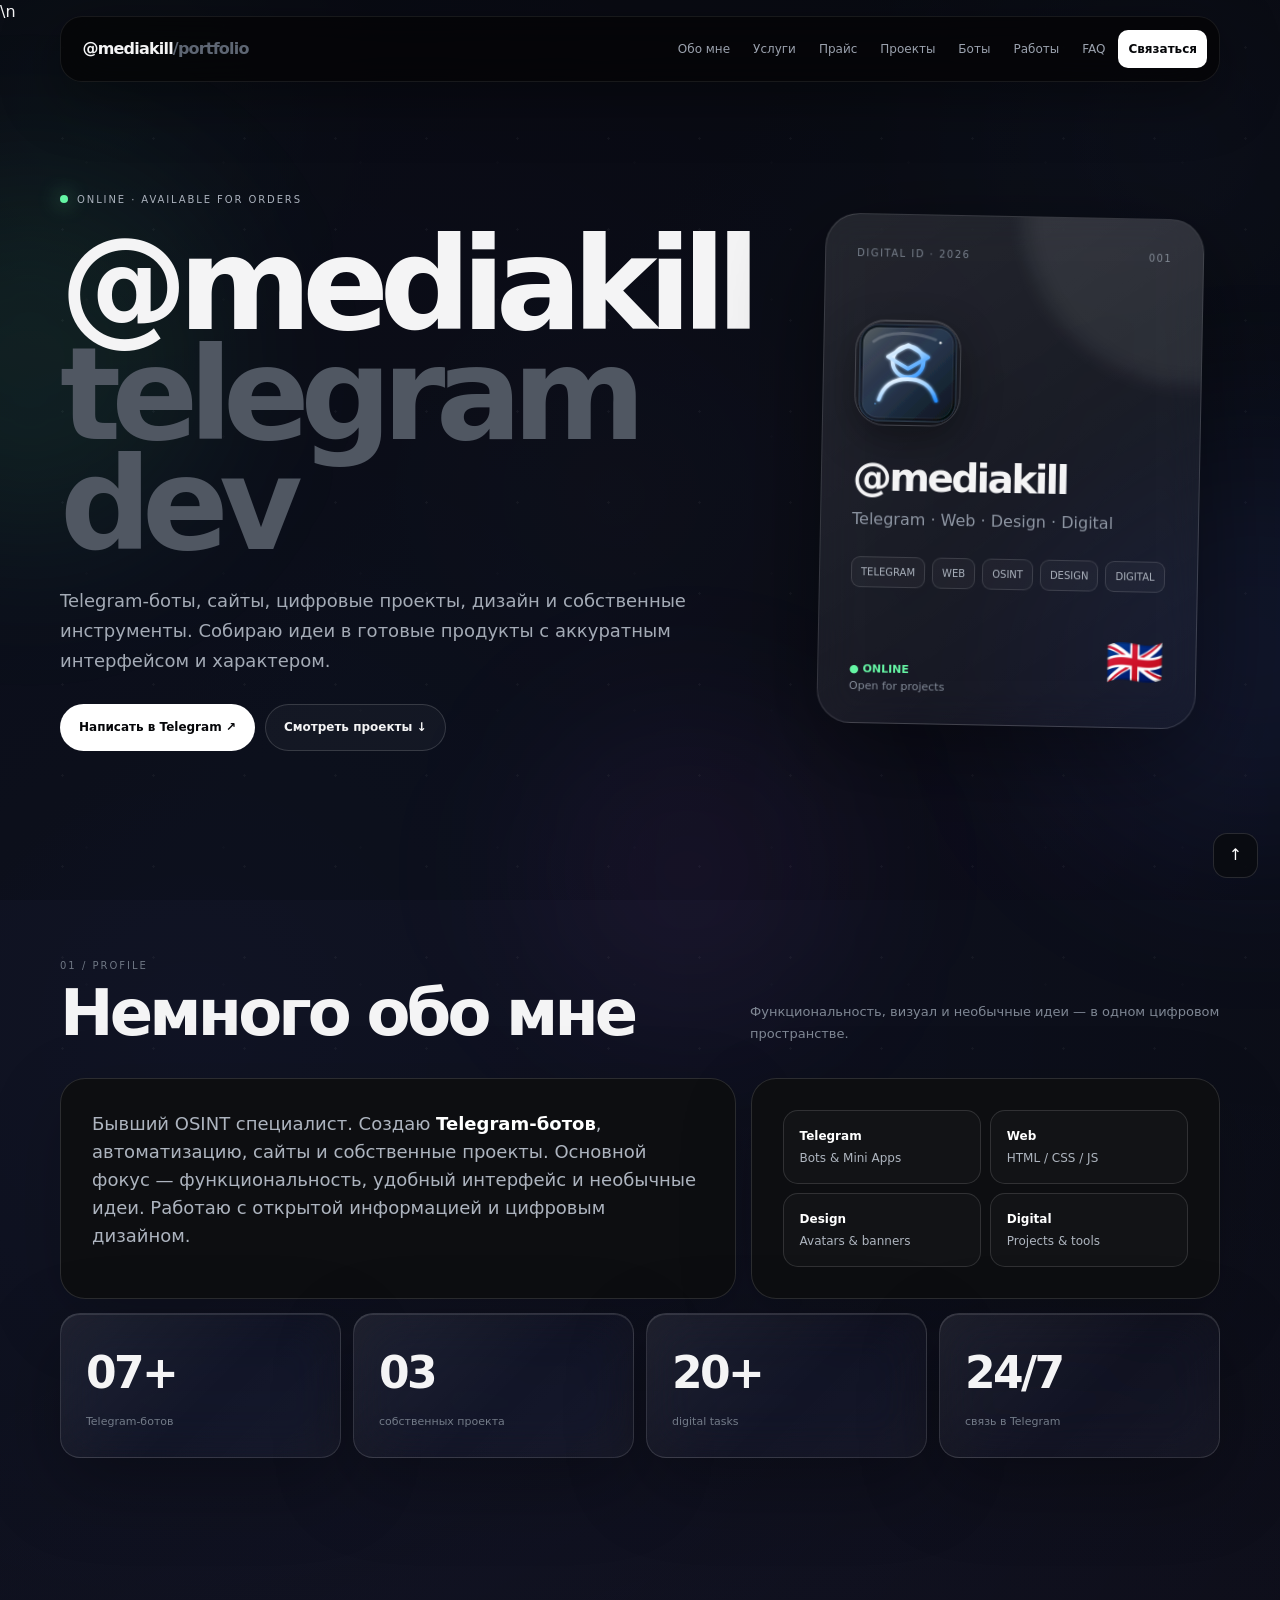
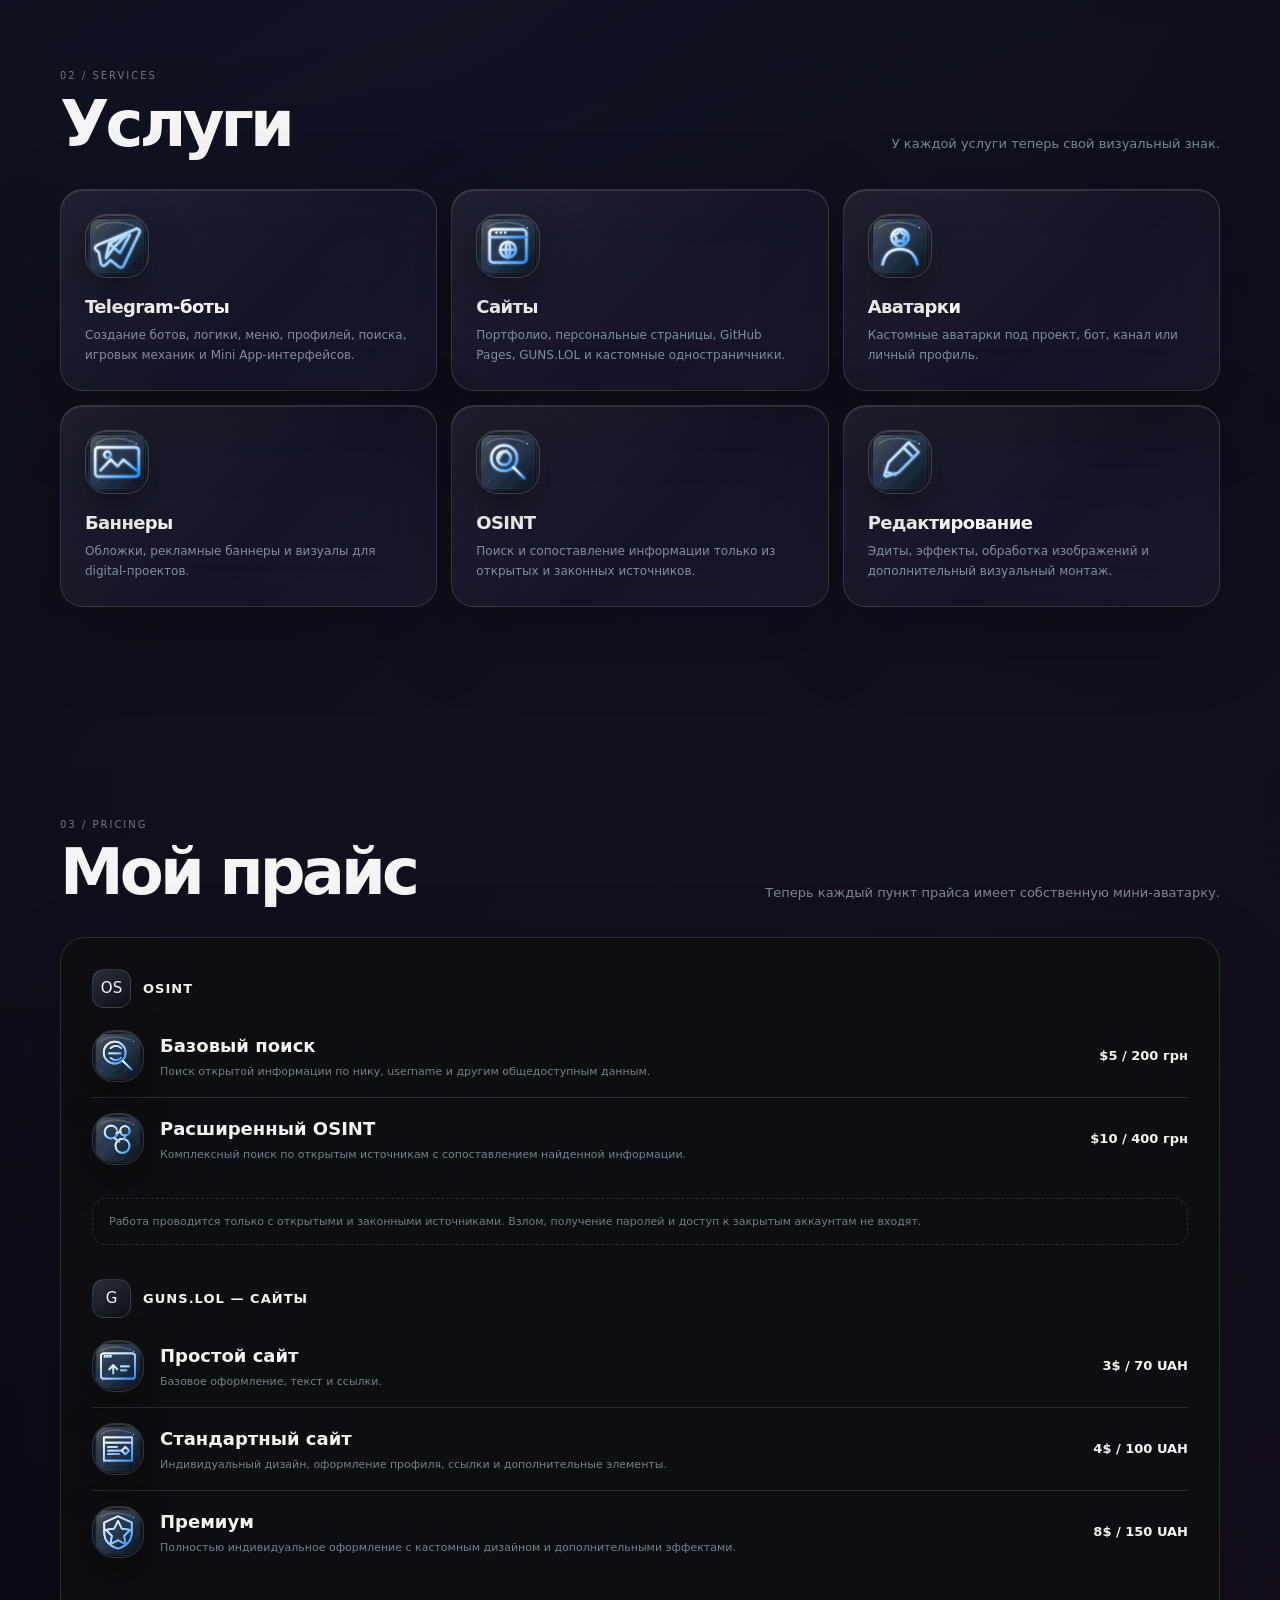
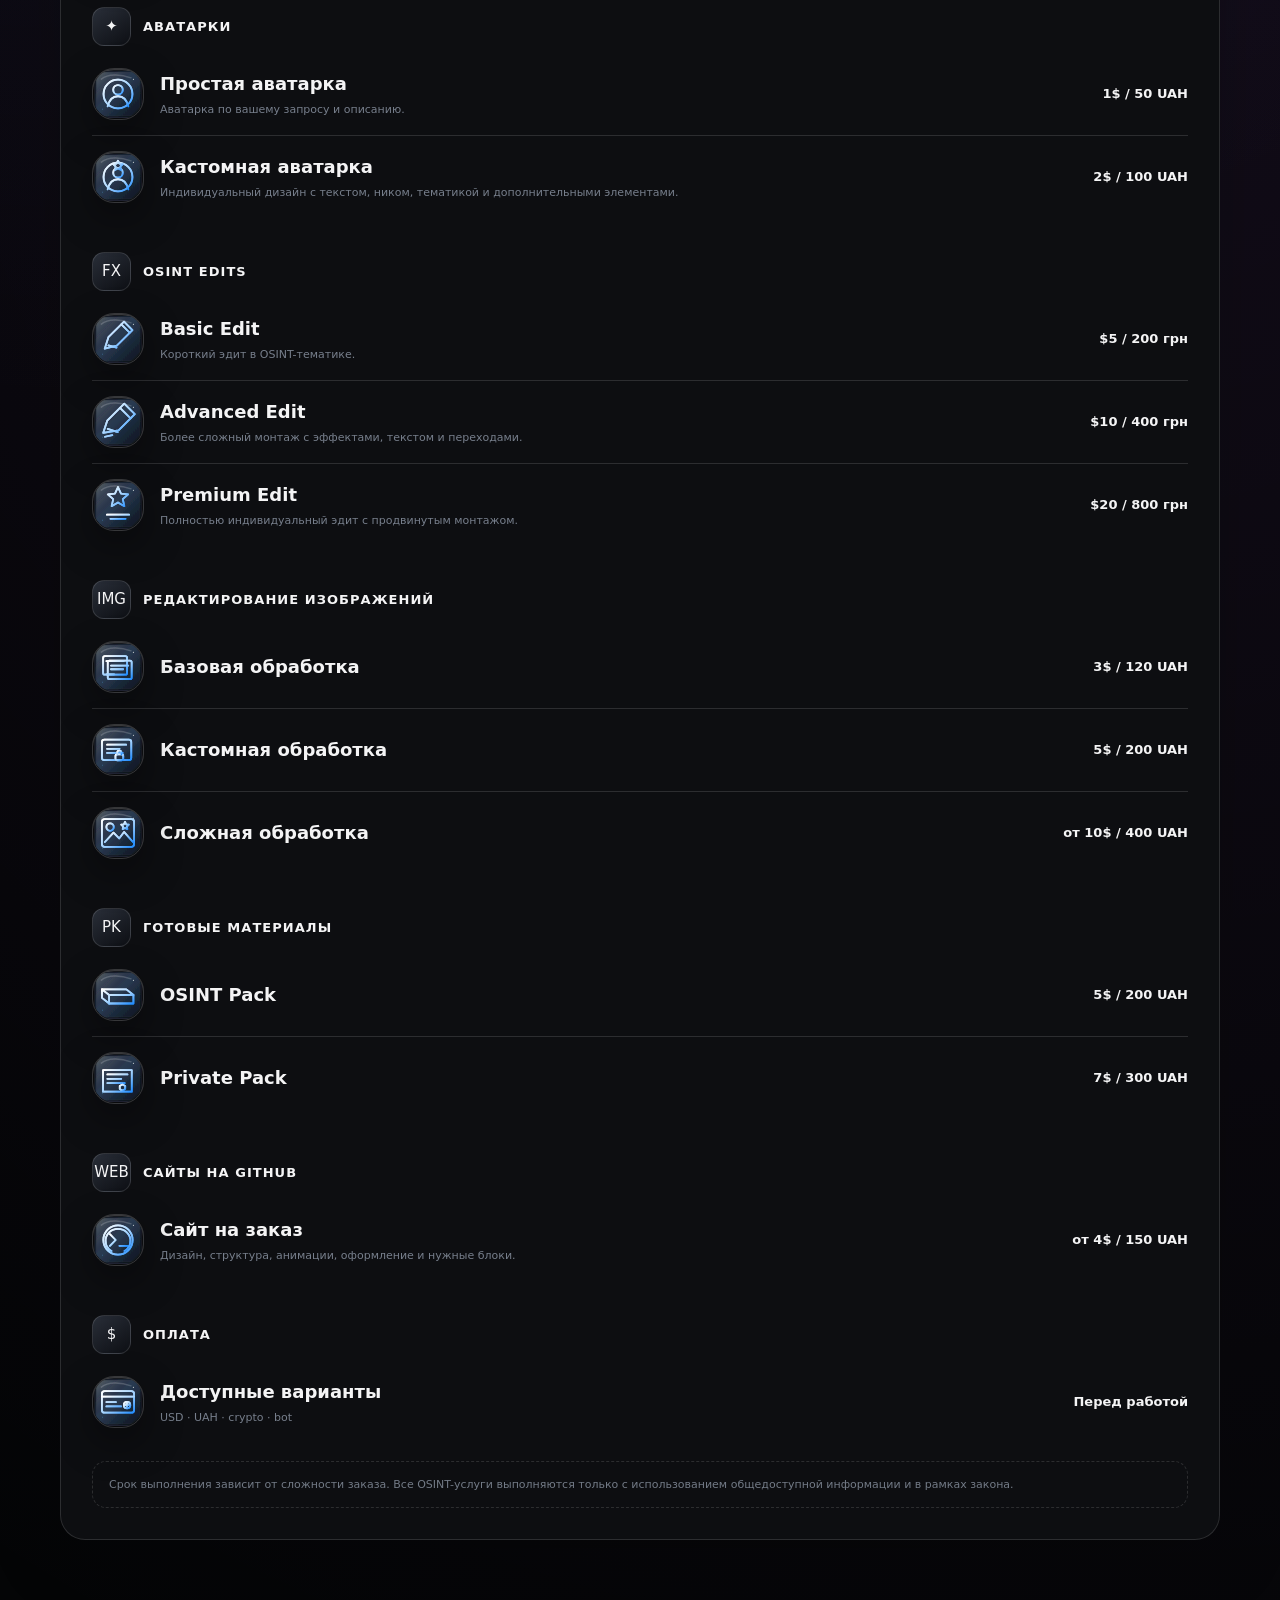
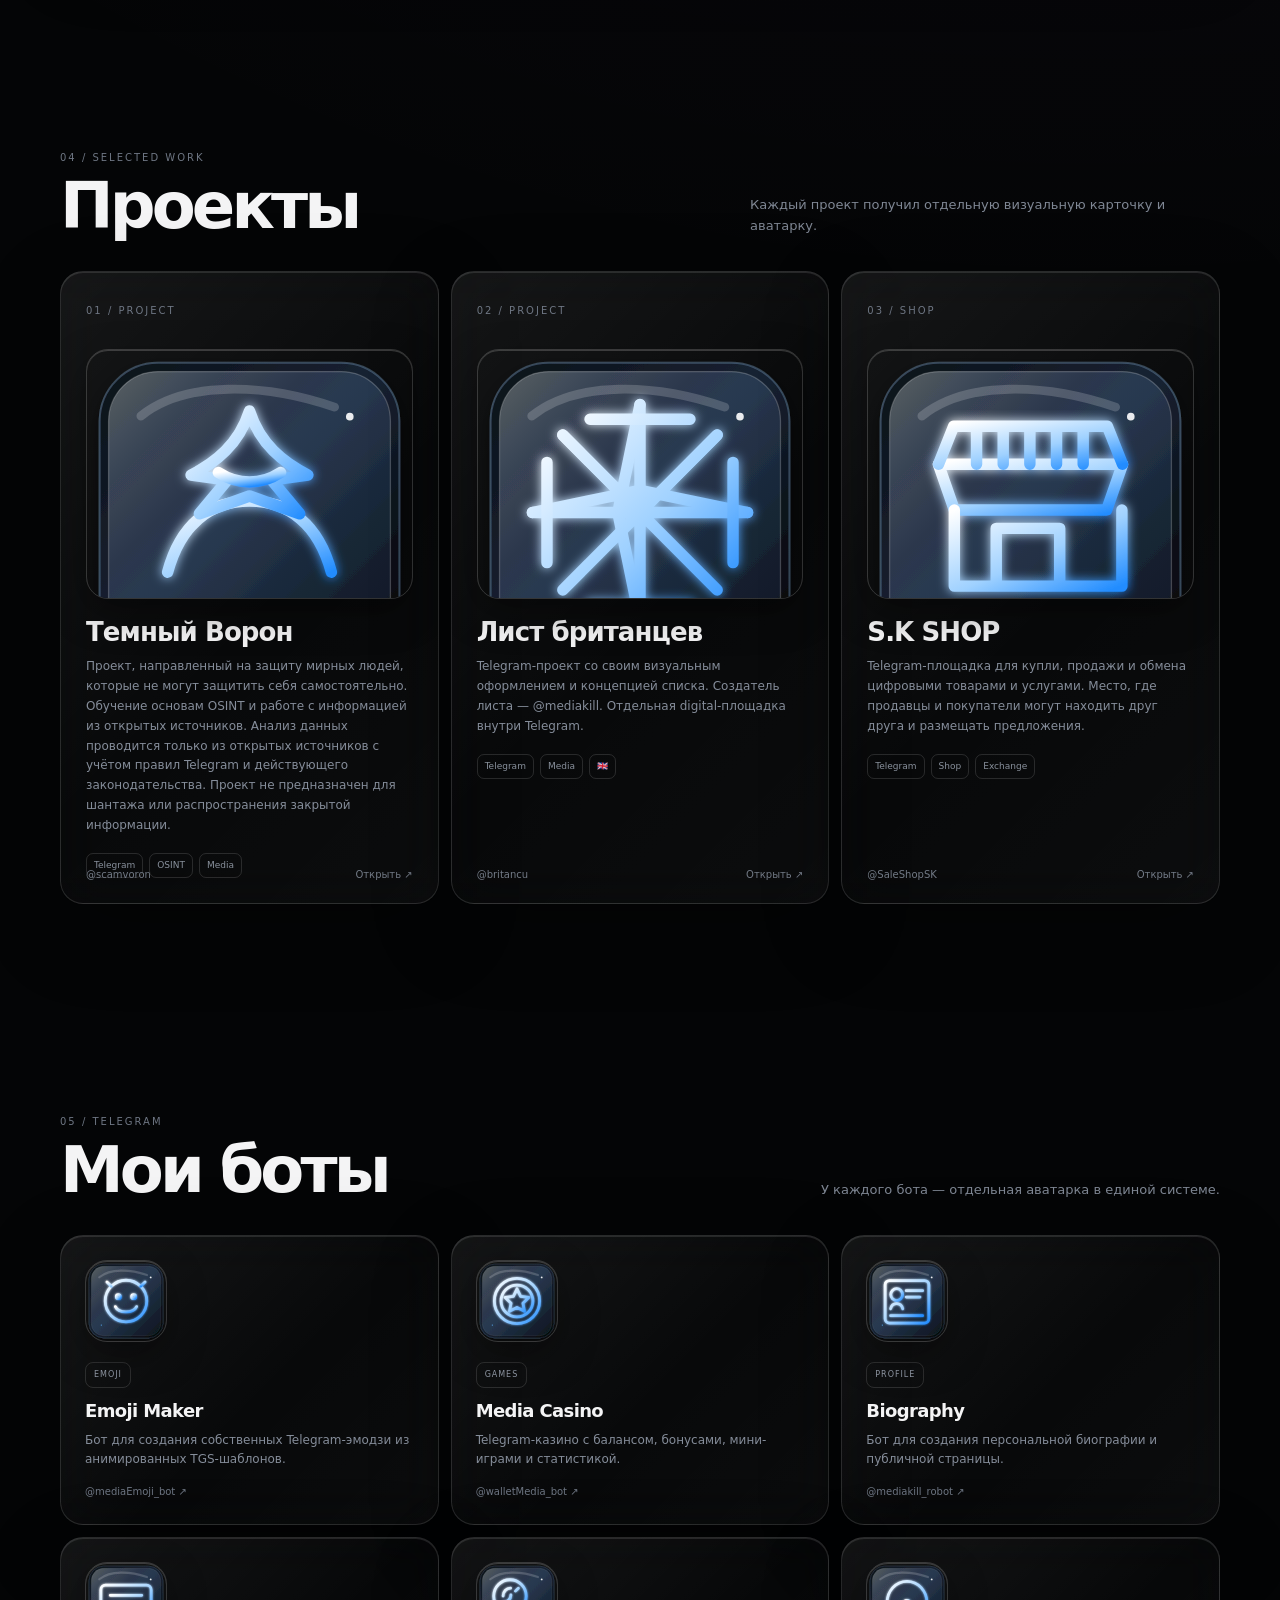
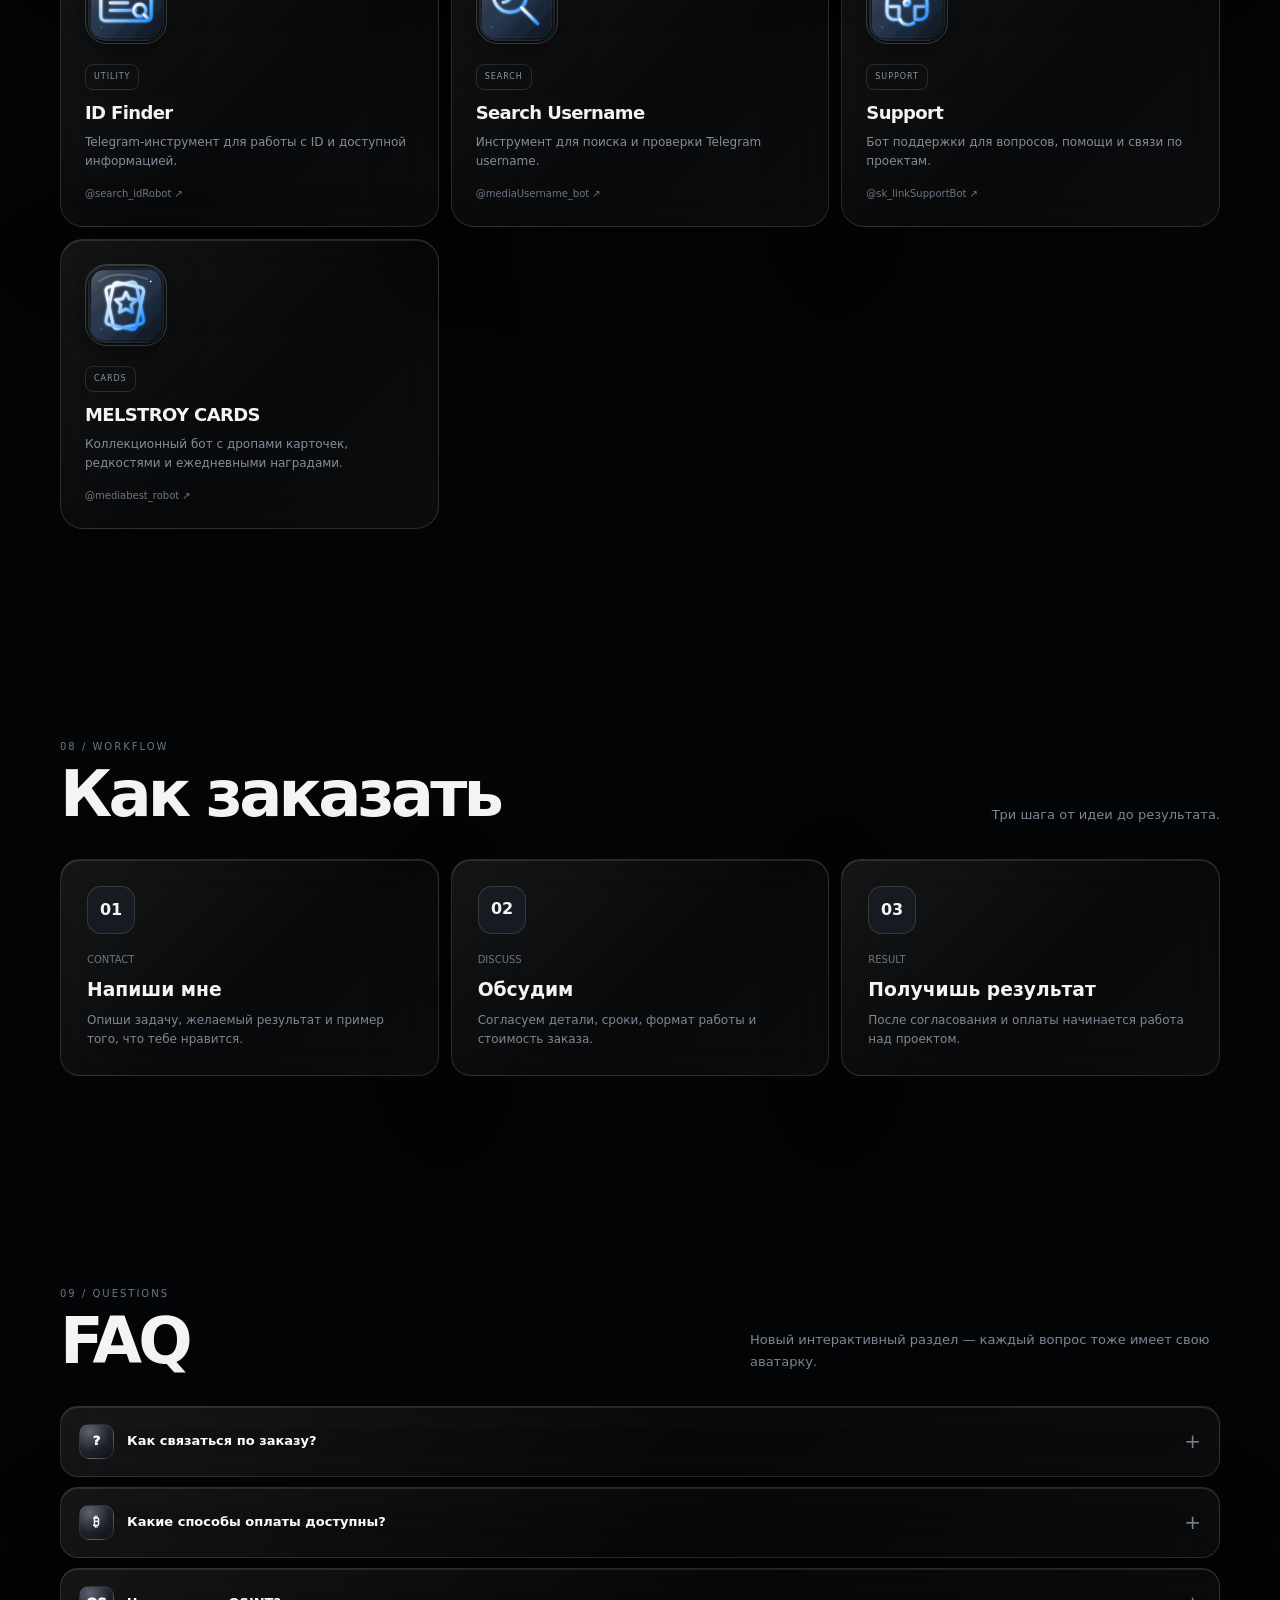
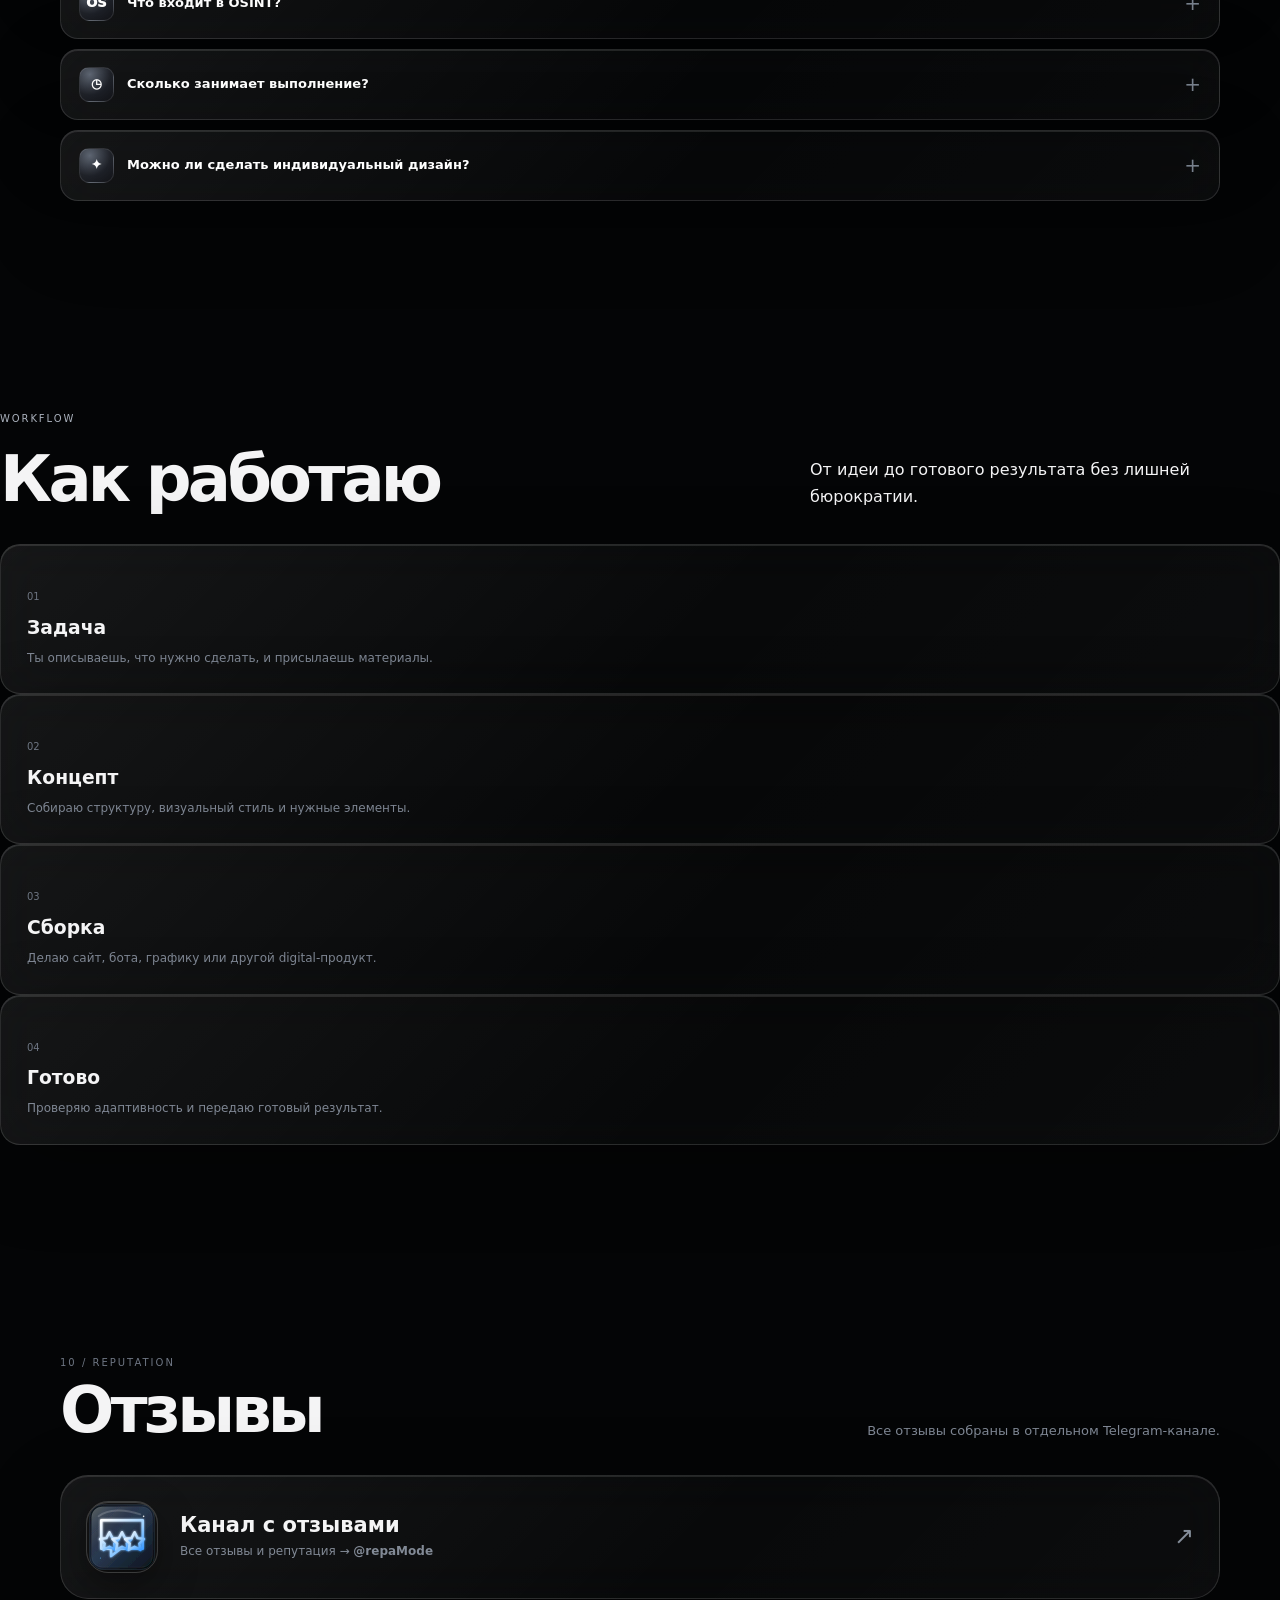
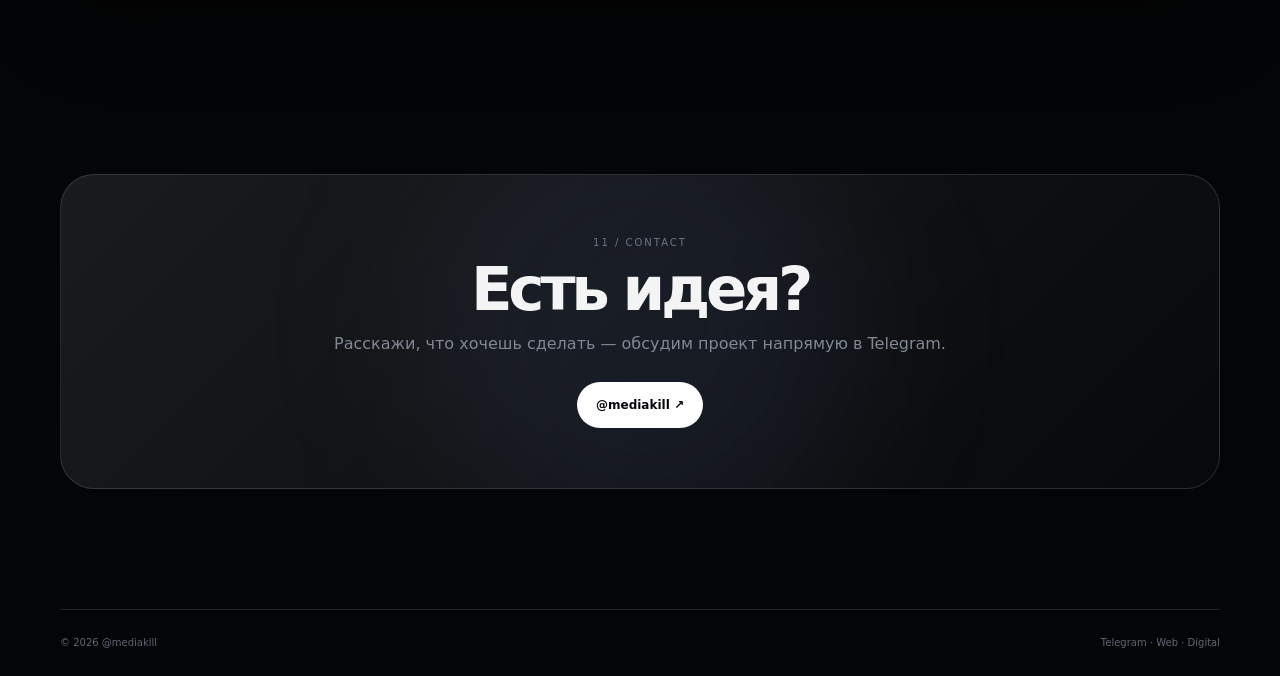
<file: index.html>
<!DOCTYPE html>
<html lang="ru">
<head>
<meta charset="UTF-8">
<meta name="viewport" content="width=device-width,initial-scale=1.0">
<meta name="theme-color" content="#030407">
<meta name="generator" content="mediakill liquid-glass portfolio — all avatars embedded inline as SVG">\n<meta name="description" content="@mediakill — Telegram bots, websites, design, OSINT and digital projects.">
<title>@mediakill — Digital Portfolio</title>
<style>
:root{--bg:#030407;--card:rgba(12,14,20,.7);--card2:rgba(17,20,27,.62);--line:rgba(255,255,255,.09);--line2:rgba(255,255,255,.15);--text:#f6f7f9;--muted:#9299a6;--muted2:#656d7a;--green:#65f5a4;--blue:#7898ff;--purple:#b178ff;--radius:25px;--shadow:0 28px 100px rgba(0,0,0,.45)}
*{box-sizing:border-box;margin:0;padding:0}html{scroll-behavior:smooth}body{background:var(--bg);color:var(--text);font-family:Inter,system-ui,-apple-system,BlinkMacSystemFont,"Segoe UI",sans-serif;line-height:1.55;overflow-x:hidden}
body:before{content:"";position:fixed;inset:0;z-index:-20;background:radial-gradient(circle at 8% 12%,rgba(101,245,164,.11),transparent 20%),radial-gradient(circle at 92% 16%,rgba(120,152,255,.12),transparent 23%),radial-gradient(circle at 48% 55%,rgba(255,255,255,.035),transparent 28%),radial-gradient(circle at 82% 90%,rgba(177,120,255,.08),transparent 23%),linear-gradient(135deg,#020305,#080a10 55%,#030407)}
body:after{content:"";position:fixed;inset:-20%;z-index:-19;opacity:.22;background-image:radial-gradient(circle,rgba(255,255,255,.18) 1px,transparent 1.2px),radial-gradient(circle,rgba(255,255,255,.08) 1px,transparent 1.2px);background-size:91px 91px,137px 137px;animation:stars 38s linear infinite;pointer-events:none}
@keyframes stars{to{transform:translate(-70px,45px)}}.orb{position:fixed;z-index:-18;border-radius:50%;filter:blur(85px);pointer-events:none}.o1{width:360px;height:360px;background:rgba(80,245,158,.09);left:-150px;top:20%;animation:o1 15s ease-in-out infinite alternate}.o2{width:430px;height:430px;background:rgba(80,110,255,.09);right:-190px;top:48%;animation:o2 18s ease-in-out infinite alternate}.o3{width:300px;height:300px;background:rgba(185,90,255,.065);left:42%;bottom:-120px;animation:o3 14s ease-in-out infinite alternate}
@keyframes o1{to{transform:translate(180px,80px)}}@keyframes o2{to{transform:translate(-130px,-100px)}}@keyframes o3{to{transform:translate(90px,-100px)}}
a{color:inherit;text-decoration:none}button{font:inherit}.container{width:min(1160px,92%);margin:auto}
.nav{position:fixed;top:16px;left:50%;transform:translateX(-50%);z-index:100;width:min(1160px,92%);height:66px;padding:0 12px 0 22px;display:flex;align-items:center;justify-content:space-between;background:rgba(6,8,12,.73);border:1px solid var(--line);border-radius:22px;backdrop-filter:blur(24px);box-shadow:0 15px 60px rgba(0,0,0,.4)}
.brand{font-weight:900;letter-spacing:-.05em}.brand span{color:#5e6673}.navlinks{display:flex;gap:3px}.navlinks a{font-size:12px;color:#9ba2ae;padding:10px 10px;border-radius:10px;transition:.25s}.navlinks a:hover{color:#fff;background:rgba(255,255,255,.06)}.nav-cta{background:#fff!important;color:#050609!important;font-weight:850}.menu{display:none;background:none;border:0;color:#fff;font-size:24px}
.hero{min-height:920px;padding:155px 0 90px;display:flex;align-items:center}.hero-grid{display:grid;grid-template-columns:1.05fr .95fr;gap:70px;align-items:center}.eyebrow{display:flex;align-items:center;gap:9px;color:#aab1bc;font-size:10px;text-transform:uppercase;letter-spacing:.19em;margin-bottom:23px}.dot{width:8px;height:8px;border-radius:50%;background:var(--green);box-shadow:0 0 20px rgba(101,245,164,.8);animation:pulse 1.7s infinite}@keyframes pulse{50%{opacity:.3;transform:scale(.65)}}
h1{font-size:clamp(58px,8vw,104px);line-height:.86;letter-spacing:-.08em;margin-bottom:26px}h1 .dim{color:#505762}.hero-copy{max-width:670px;color:#a4abb6;font-size:17px}.actions{display:flex;gap:10px;margin-top:29px;flex-wrap:wrap}.btn{display:inline-flex;align-items:center;justify-content:center;gap:8px;padding:13px 18px;border-radius:14px;border:1px solid var(--line2);font-size:12px;font-weight:850;transition:.25s}.btn.primary{background:#fff;color:#050609}.btn.ghost{background:rgba(255,255,255,.035)}.btn:hover{transform:translateY(-3px);box-shadow:0 15px 38px rgba(0,0,0,.3)}
.id-card{position:relative;min-height:510px;padding:31px;border:1px solid rgba(255,255,255,.14);border-radius:34px;background:linear-gradient(145deg,rgba(255,255,255,.1),rgba(255,255,255,.025));box-shadow:var(--shadow);overflow:hidden;backdrop-filter:blur(20px);transform:rotate(1.1deg);transition:.5s}.id-card:hover{transform:rotate(0) translateY(-8px)}.id-card:before{content:"";position:absolute;width:340px;height:340px;right:-160px;top:-175px;border-radius:50%;background:rgba(255,255,255,.08);filter:blur(10px)}.id-card:after{content:"";position:absolute;inset:0;background:linear-gradient(110deg,transparent 25%,rgba(255,255,255,.04) 50%,transparent 75%);transform:translateX(-100%);animation:shine 5s infinite}@keyframes shine{55%,100%{transform:translateX(100%)}}
.card-top{display:flex;justify-content:space-between;color:#777f8b;font-size:10px;letter-spacing:.15em;text-transform:uppercase}.avatar{width:106px;height:106px;border-radius:30px;margin:58px 0 22px;display:grid;place-items:center;font-weight:950;font-size:30px;letter-spacing:-.1em;background:radial-gradient(circle at 30% 22%,#6b7280,#1a1d25 48%,#07080c);border:1px solid rgba(255,255,255,.16);box-shadow:inset 0 0 35px rgba(255,255,255,.07),0 20px 50px rgba(0,0,0,.42)}.id-name{font-size:39px;font-weight:900;letter-spacing:-.065em;overflow-wrap:anywhere}.id-role{color:#8c94a1}.id-tags{display:flex;gap:7px;flex-wrap:wrap;margin-top:24px}.tag{font-size:10px;color:#aab1bc;padding:7px 9px;border-radius:9px;border:1px solid var(--line);background:rgba(255,255,255,.035)}.id-bottom{position:absolute;left:31px;right:31px;bottom:28px;display:flex;justify-content:space-between;align-items:end}.available{font-size:11px;color:#838b98}.available b{color:var(--green)}.flag{font-size:47px}
.section{padding:105px 0}.section-head{display:flex;justify-content:space-between;gap:30px;align-items:end;margin-bottom:43px}.kicker{color:#6e7683;font-size:10px;letter-spacing:.2em;text-transform:uppercase;margin-bottom:10px}h2{font-size:clamp(36px,5vw,61px);line-height:.96;letter-spacing:-.07em}.lead{color:#7f8794;max-width:450px;font-size:13px}
.panel{border:1px solid var(--line);background:var(--card);border-radius:var(--radius);padding:31px;box-shadow:0 20px 75px rgba(0,0,0,.18);backdrop-filter:blur(18px)}.about-grid{display:grid;grid-template-columns:1.18fr .82fr;gap:15px}.about-text{font-size:18px;color:#adb4bf;max-width:760px}.about-text b{color:#fff}.skills{display:grid;grid-template-columns:repeat(2,1fr);gap:9px}.skill{padding:16px;border-radius:15px;border:1px solid var(--line);background:rgba(255,255,255,.025);font-size:12px;color:#aeb5bf}.skill span{display:block;color:#fff;font-weight:800;margin-bottom:3px}.stats{display:grid;grid-template-columns:repeat(4,1fr);gap:10px;margin-top:14px}.stat{padding:25px;border:1px solid var(--line);background:rgba(255,255,255,.025);border-radius:20px}.stat strong{display:block;font-size:32px;letter-spacing:-.06em}.stat span{font-size:11px;color:#737b88}
.service-grid,.bot-grid,.project-grid,.gallery,.tool-grid{display:grid;grid-template-columns:repeat(3,1fr);gap:14px}.service,.bot,.project,.work,.tool{border:1px solid var(--line);background:var(--card2);border-radius:23px;padding:24px;transition:.3s;position:relative;overflow:hidden;word-break:normal;overflow-wrap:anywhere}.service:hover,.bot:hover,.project:hover,.work:hover,.tool:hover{transform:translateY(-6px);border-color:rgba(255,255,255,.19);box-shadow:0 24px 65px rgba(0,0,0,.27)}
.icon-avatar,.bot-avatar,.price-icon,.project-avatar,.tool-icon,.faq-icon{display:grid;place-items:center;background:radial-gradient(circle at 30% 20%,#59616e,#181b22 58%,#08090d);border:1px solid rgba(255,255,255,.14);box-shadow:inset 0 0 24px rgba(255,255,255,.06);font-weight:950;color:#fff}.icon-avatar{width:59px;height:59px;border-radius:17px;margin-bottom:18px;font-size:21px}.service h3,.bot h3,.project h3,.tool h3{font-size:18px;letter-spacing:-.035em;margin-bottom:8px;line-height:1.25;overflow-wrap:anywhere}.service p,.bot p,.project p,.tool p{color:#858d9a;font-size:12px;line-height:1.65;overflow-wrap:anywhere}
.price-list{display:grid;gap:0}.price-group{margin-top:34px}.price-group:first-child{margin-top:0}.price-group-title{display:flex;align-items:center;gap:12px;margin-bottom:7px}.price-group-title h3{font-size:13px;letter-spacing:.08em}.price-group-title .group-icon{width:39px;height:39px;border-radius:12px;display:grid;place-items:center;border:1px solid var(--line);background:linear-gradient(145deg,#292e38,#0d0f14);font-size:15px}.price-item{display:grid;grid-template-columns:45px 1fr auto;align-items:center;gap:14px;padding:15px 0;border-bottom:1px solid var(--line)}.price-item:last-child{border-bottom:0}.price-icon{width:38px;height:38px;border-radius:12px;font-size:12px}.price-item h4{font-size:13px}.price-item p{color:#777f8c;font-size:11px;margin-top:3px}.price-value{font-weight:850;white-space:nowrap;font-size:13px}.notice{margin-top:18px;padding:14px 16px;border:1px dashed rgba(255,255,255,.13);border-radius:14px;color:#737b87;font-size:11px}
.project-grid{grid-template-columns:repeat(3,minmax(0,1fr))}.project{min-height:420px;padding:25px}.project-avatar{width:70px;height:70px;border-radius:20px;margin-top:28px;font-size:21px}.project h3{font-size:26px;margin:19px 0 9px;line-height:1.15}.project p{line-height:1.65}.project-tags{display:flex;gap:6px;flex-wrap:wrap;margin-top:17px}.project-tag{font-size:9px;color:#89919d;border:1px solid var(--line);padding:5px 7px;border-radius:7px}.project-foot{position:absolute;left:25px;right:25px;bottom:21px;display:flex;justify-content:space-between;color:#737b87;font-size:10px}
.bot-grid{grid-template-columns:repeat(3,minmax(0,1fr))}.bot-avatar{width:74px;height:74px;border-radius:21px;margin-bottom:18px;font-size:24px}.badge{display:inline-block;font-size:8px;letter-spacing:.12em;text-transform:uppercase;color:#959daa;border:1px solid var(--line);padding:6px 8px;border-radius:8px;margin-bottom:12px}.bot-user{font-size:10px;color:#6e7683;margin-top:14px}
.gallery{grid-template-columns:repeat(4,minmax(0,1fr))}.work{padding:0;min-height:230px;display:flex;align-items:end;background:linear-gradient(145deg,#20242d,#080a0f)}.work-avatar{position:absolute;inset:20px;display:grid;place-items:center;border-radius:22px;background:radial-gradient(circle at 50% 35%,rgba(255,255,255,.12),rgba(255,255,255,.015) 48%,transparent 70%);font-size:42px;font-weight:950;letter-spacing:-.08em}.work-overlay{position:relative;width:100%;padding:18px;background:linear-gradient(transparent,rgba(0,0,0,.9));padding-top:75px}.work-overlay h3{font-size:15px}.work-overlay p{font-size:10px;color:#838b97}
.tool-grid{grid-template-columns:repeat(4,1fr)}.tool{min-height:180px}.tool-icon{width:52px;height:52px;border-radius:15px;margin-bottom:21px}.tool h3{font-size:14px}.tool p{font-size:11px}
.process{display:grid;grid-template-columns:repeat(3,1fr);gap:12px}.step{padding:26px;border:1px solid var(--line);border-radius:20px;background:rgba(255,255,255,.025)}.step-avatar{width:48px;height:48px;border-radius:14px;display:grid;place-items:center;border:1px solid var(--line);background:#171a20;font-weight:900}.step-num{font-size:10px;color:#6d7582;margin-top:18px}.step h3{margin:8px 0 7px}.step p{color:#7f8794;font-size:12px}
.faq{display:grid;gap:10px}.faq-item{border:1px solid var(--line);border-radius:18px;background:rgba(255,255,255,.025);overflow:hidden;word-break:normal;overflow-wrap:anywhere}.faq-q{width:100%;display:flex;align-items:center;gap:13px;padding:17px 18px;background:none;color:#fff;border:0;text-align:left;cursor:pointer}.faq-icon{width:35px;height:35px;border-radius:10px;flex:0 0 auto;font-size:13px}.faq-q span:nth-child(2){font-size:13px;font-weight:750;flex:1}.faq-plus{color:#77808c;font-size:20px}.faq-a{max-height:0;overflow:hidden;padding:0 18px 0 66px;color:#7e8794;font-size:12px;transition:max-height .35s ease,padding .35s ease}.faq-item.open .faq-a{max-height:160px;padding-bottom:18px}.faq-item.open .faq-plus{transform:rotate(45deg)}
.review-link{display:flex;align-items:center;gap:22px;padding:31px;border:1px solid var(--line);border-radius:28px;background:linear-gradient(145deg,rgba(255,255,255,.075),rgba(255,255,255,.02));transition:.3s}.review-link:hover{transform:translateY(-5px);border-color:var(--line2)}.review-avatar{width:86px;height:86px;flex:0 0 auto;border-radius:25px;display:grid;place-items:center;background:radial-gradient(circle at 30% 20%,#657080,#14171e 60%);border:1px solid rgba(255,255,255,.15);font-size:27px;font-weight:950}.review-link h3{font-size:21px;line-height:1.2}.review-link p{color:#828a96;font-size:12px;margin-top:4px}.review-arrow{margin-left:auto;font-size:24px;color:#858e9a}
.contact{padding:70px 0 120px}.contact-box{position:relative;overflow:hidden;padding:60px;border:1px solid var(--line);border-radius:34px;background:linear-gradient(135deg,rgba(255,255,255,.09),rgba(255,255,255,.02));text-align:center}.contact-box:before{content:"";position:absolute;width:450px;height:450px;border-radius:50%;background:rgba(120,152,255,.08);filter:blur(80px);left:50%;top:50%;transform:translate(-50%,-50%)}.contact-box>*{position:relative}.contact-box h2{margin-bottom:13px}.contact-box p{color:#818995;margin-bottom:25px}
footer{border-top:1px solid var(--line);padding:25px 0;color:#5f6773;font-size:10px;display:flex;justify-content:space-between}.float{position:fixed;right:22px;bottom:22px;z-index:30;width:45px;height:45px;border:1px solid var(--line);border-radius:14px;background:rgba(10,11,15,.78);backdrop-filter:blur(15px);color:#fff;cursor:pointer}.reveal{opacity:0;transform:translateY(22px);transition:opacity .75s ease,transform .75s ease}.reveal.show{opacity:1;transform:none}
@media(max-width:920px){.navlinks{display:none}.menu{display:block}.nav.open .navlinks{display:flex;position:absolute;top:73px;left:0;right:0;padding:10px;flex-direction:column;background:rgba(7,9,13,.97);border:1px solid var(--line);border-radius:18px}.nav.open .navlinks a{width:100%;text-align:center}.hero{min-height:auto;padding-top:145px}.hero-grid{grid-template-columns:1fr;gap:55px}.hero-card{max-width:670px;width:100%;margin:auto}.service-grid,.bot-grid{grid-template-columns:repeat(2,1fr)}.project-grid{grid-template-columns:1fr 1fr}.tool-grid{grid-template-columns:repeat(2,1fr)}.gallery{grid-template-columns:repeat(2,1fr)}.about-grid{grid-template-columns:1fr}}
@media(max-width:590px){.container{width:94%}.section{padding:76px 0}.section-head{display:block}.lead{margin-top:15px}.stats{grid-template-columns:1fr 1fr}.service-grid,.bot-grid,.project-grid,.process{grid-template-columns:1fr}.tool-grid{grid-template-columns:1fr 1fr}.gallery{grid-template-columns:1fr 1fr}.id-card{min-height:455px}.id-name{font-size:31px}h1{font-size:60px}.hero-copy{font-size:15px}.price-item{grid-template-columns:40px 1fr}.price-value{grid-column:2;font-size:12px;margin-top:-7px}.review-link{align-items:flex-start}.review-arrow{display:none}.contact-box{padding:42px 20px}footer{flex-direction:column;gap:8px}}

.image-avatar{overflow:hidden;padding:0!important;background:#090b10!important;position:relative}
.image-avatar img{width:100%;height:100%;display:block;object-fit:cover;object-position:center}
.icon-avatar.image-avatar img{border-radius:inherit}
.project-avatar.image-avatar img,.bot-avatar.image-avatar img,.review-avatar.image-avatar img{border-radius:inherit}
.avatar.image-avatar{width:106px;height:106px}
.work-avatar.image-avatar{inset:20px;padding:0!important}
.work-avatar.image-avatar img{border-radius:22px}
.price-icon.image-avatar{overflow:hidden}
.price-icon.image-avatar img{object-fit:cover}

.price-item{min-width:0}
.price-item>div:nth-child(2){min-width:0}
.price-item h4,.price-item p{overflow-wrap:anywhere}
@media(max-width:700px){
  .price-item{grid-template-columns:42px minmax(0,1fr);align-items:start;gap:11px;padding:17px 0}
  .price-item .price-value{grid-column:2;justify-self:start;margin-top:2px;font-size:12px}
  .price-item p{line-height:1.55}
}
@media(max-width:430px){
  .price-item{grid-template-columns:38px minmax(0,1fr)}
  .price-icon{width:38px;height:38px}
  .price-value{white-space:normal}
}

/* SOLUTIONS-STYLE OVERRIDE */
:root{--bg:#050506;--card:#0d0e11;--line:rgba(255,255,255,.10);--muted:#8d9199;--text:#f4f4f5}
body{background:#050506;color:var(--text);font-family:Inter,system-ui,-apple-system,BlinkMacSystemFont,"Segoe UI",sans-serif}
body:before{opacity:.22}
nav{background:rgba(5,5,6,.78)!important;border:1px solid rgba(255,255,255,.08)!important;backdrop-filter:blur(22px)}
section{scroll-margin-top:100px}
.hero{min-height:92vh;display:grid;align-items:center}
.hero h1{font-size:clamp(58px,10vw,128px)!important;letter-spacing:-.075em!important;line-height:.86!important;max-width:900px}
.hero p{max-width:650px!important;font-size:18px!important;line-height:1.65!important}
.hero-actions{gap:10px}
.btn{border-radius:999px!important}
.section-head{display:flex;justify-content:space-between;align-items:end;gap:30px;margin-bottom:34px}
.section-head h2{font-size:clamp(34px,5vw,68px)!important;letter-spacing:-.06em!important;line-height:.95!important}
.section-head p{max-width:470px;line-height:1.65}
.stats,.services,.price-grid,.project-grid,.bot-grid,.tool-grid,.gallery,.steps,.faq-grid{gap:12px!important}
.stat,.service,.price-card,.project,.bot,.tool,.work,.step,.faq-item,.review-link{
  border:1px solid var(--line)!important;background:linear-gradient(180deg,rgba(255,255,255,.045),rgba(255,255,255,.018))!important;
  box-shadow:0 18px 60px rgba(0,0,0,.22)!important;
}
.stat{min-height:145px!important}
.stat strong{font-size:44px!important}
.project{min-height:500px!important}
.project-avatar,.bot-avatar,.work-avatar,.review-avatar,.icon-avatar,.price-icon{border-radius:22px!important}
.project-avatar{width:100%;height:250px!important}
.project-avatar img{object-fit:cover!important}
.bot{min-height:280px!important}
.bot-avatar{width:82px!important;height:82px!important}
.work{min-height:310px!important}
.work-avatar{height:190px!important;inset:0!important;border-radius:0!important}
.work-avatar img{border-radius:0!important}
.price-card{padding:24px!important}
.price-item{grid-template-columns:54px minmax(0,1fr) auto!important}
.price-item h4{font-size:18px!important}
.price-item p{max-width:650px}
.price-value{white-space:nowrap}
.review-link{padding:25px!important}
footer{border-top:1px solid var(--line)}
@media(max-width:760px){
 .hero{min-height:78vh}
 .hero h1{font-size:clamp(52px,17vw,90px)!important}
 .section-head{display:block}
 .section-head p{margin-top:15px}
 .project-grid,.bot-grid,.gallery{grid-template-columns:1fr!important}
 .project{min-height:auto!important}
 .price-item{grid-template-columns:48px minmax(0,1fr)!important}
 .price-value{grid-column:2!important;white-space:normal!important}
}
</style>
<style>
:root{--glass:rgba(255,255,255,.055);--line:rgba(255,255,255,.13)}
body{background:radial-gradient(circle at 15% 10%,rgba(105,125,255,.12),transparent 28%),radial-gradient(circle at 85% 30%,rgba(190,100,255,.08),transparent 28%),#040506!important}
.stat,.service,.price-card,.project,.bot,.step,.faq-item,.review-link{background:linear-gradient(135deg,rgba(255,255,255,.075),rgba(255,255,255,.018) 55%,rgba(255,255,255,.035))!important;border:1px solid var(--line)!important;box-shadow:inset 0 1px 0 rgba(255,255,255,.11),0 25px 80px rgba(0,0,0,.3)!important;backdrop-filter:blur(24px) saturate(130%);-webkit-backdrop-filter:blur(24px) saturate(130%)}
.image-avatar{overflow:hidden!important;padding:0!important;background:transparent!important;border:1px solid rgba(255,255,255,.17)!important;box-shadow:inset 0 1px 0 rgba(255,255,255,.18),0 14px 38px rgba(0,0,0,.38)!important}
.image-avatar img{width:100%;height:100%;display:block;object-fit:cover}
.project-avatar.image-avatar{height:250px!important}.bot-avatar.image-avatar{width:82px!important;height:82px!important}.icon-avatar.image-avatar{width:64px!important;height:64px!important}.price-icon.image-avatar{width:52px!important;height:52px!important}.review-avatar.image-avatar{width:72px!important;height:72px!important}
.project-avatar.image-avatar img,.bot-avatar.image-avatar img,.icon-avatar.image-avatar img,.price-icon.image-avatar img,.review-avatar.image-avatar img{border-radius:inherit}
.project:hover,.bot:hover,.service:hover,.price-card:hover,.step:hover,.review-link:hover{transform:translateY(-5px);border-color:rgba(255,255,255,.24)!important}
@media(max-width:700px){.project-avatar.image-avatar{height:210px!important}.price-item{grid-template-columns:48px minmax(0,1fr)!important}.price-value{grid-column:2!important;white-space:normal!important}}
</style></head>
<body>
<div class="orb o1"></div><div class="orb o2"></div><div class="orb o3"></div>

<nav class="nav" id="nav">
<a class="brand" href="#top">@mediakill<span>/portfolio</span></a>
<div class="navlinks"><a href="#about">Обо мне</a><a href="#services">Услуги</a><a href="#price">Прайс</a><a href="#projects">Проекты</a><a href="#bots">Боты</a><a href="#works">Работы</a><a href="#faq">FAQ</a><a href="#contact" class="nav-cta">Связаться</a></div>
<button class="menu" id="menu">☰</button>
</nav>

<main id="top">
<section class="hero"><div class="container hero-grid">
<div class="reveal"><div class="eyebrow"><span class="dot"></span> ONLINE · AVAILABLE FOR ORDERS</div><h1>@mediakill<br><span class="dim" id="typing">digital creator</span></h1><p class="hero-copy">Telegram-боты, сайты, цифровые проекты, дизайн и собственные инструменты. Собираю идеи в готовые продукты с аккуратным интерфейсом и характером.</p><div class="actions"><a class="btn primary" href="https://t.me/mediakill" target="_blank">Написать в Telegram ↗</a><a class="btn ghost" href="#projects">Смотреть проекты ↓</a></div></div>
<div class="reveal"><div class="id-card"><div class="card-top"><span>DIGITAL ID · 2026</span><span>001</span></div><div class="avatar image-avatar"><img src="[data-uri]" alt="Профиль @mediakill"></div><div class="id-name">@mediakill</div><div class="id-role">Telegram · Web · Design · Digital</div><div class="id-tags"><span class="tag">TELEGRAM</span><span class="tag">WEB</span><span class="tag">OSINT</span><span class="tag">DESIGN</span><span class="tag">DIGITAL</span></div><div class="id-bottom"><div class="available"><b>● ONLINE</b><br>Open for projects</div><div class="flag">🇬🇧</div></div></div></div>
</div></section>

<section class="section reveal" id="about"><div class="container"><div class="section-head"><div><div class="kicker">01 / profile</div><h2>Немного обо мне</h2></div><p class="lead">Функциональность, визуал и необычные идеи — в одном цифровом пространстве.</p></div>
<div class="about-grid"><div class="panel"><p class="about-text">Бывший OSINT специалист. Создаю <b>Telegram-ботов</b>, автоматизацию, сайты и собственные проекты. Основной фокус — функциональность, удобный интерфейс и необычные идеи. Работаю с открытой информацией и цифровым дизайном.</p></div><div class="panel"><div class="skills"><div class="skill"><span>Telegram</span>Bots & Mini Apps</div><div class="skill"><span>Web</span>HTML / CSS / JS</div><div class="skill"><span>Design</span>Avatars & banners</div><div class="skill"><span>Digital</span>Projects & tools</div></div></div></div>
<div class="stats"><div class="stat"><strong>07+</strong><span>Telegram-ботов</span></div><div class="stat"><strong>03</strong><span>собственных проекта</span></div><div class="stat"><strong>20+</strong><span>digital tasks</span></div><div class="stat"><strong>24/7</strong><span>связь в Telegram</span></div></div></div></section>

<section class="section reveal" id="services"><div class="container"><div class="section-head"><div><div class="kicker">02 / services</div><h2>Услуги</h2></div><p class="lead">У каждой услуги теперь свой визуальный знак.</p></div>
<div class="service-grid">
<div class="service"><div class="icon-avatar image-avatar"><img src="[data-uri]" alt="Telegram"></div><h3>Telegram-боты</h3><p>Создание ботов, логики, меню, профилей, поиска, игровых механик и Mini App-интерфейсов.</p></div>
<div class="service"><div class="icon-avatar image-avatar"><img src="[data-uri]" alt="Web"></div><h3>Сайты</h3><p>Портфолио, персональные страницы, GitHub Pages, GUNS.LOL и кастомные одностраничники.</p></div>
<div class="service"><div class="icon-avatar image-avatar"><img src="[data-uri]" alt="Avatar"></div><h3>Аватарки</h3><p>Кастомные аватарки под проект, бот, канал или личный профиль.</p></div>
<div class="service"><div class="icon-avatar image-avatar"><img src="[data-uri]" alt="Banner"></div><h3>Баннеры</h3><p>Обложки, рекламные баннеры и визуалы для digital-проектов.</p></div>
<div class="service"><div class="icon-avatar image-avatar"><img src="[data-uri]" alt="OSINT"></div><h3>OSINT</h3><p>Поиск и сопоставление информации только из открытых и законных источников.</p></div>
<div class="service"><div class="icon-avatar image-avatar"><img src="[data-uri]" alt="Edit"></div><h3>Редактирование</h3><p>Эдиты, эффекты, обработка изображений и дополнительный визуальный монтаж.</p></div>
</div></div></section>

<section class="section reveal" id="price"><div class="container"><div class="section-head"><div><div class="kicker">03 / pricing</div><h2>Мой прайс</h2></div><p class="lead">Теперь каждый пункт прайса имеет собственную мини-аватарку.</p></div>
<div class="panel">
<div class="price-group"><div class="price-group-title"><div class="group-icon">OS</div><h3>OSINT</h3></div><div class="price-list">
<div class="price-item"><div class="price-icon image-avatar"><img src="[data-uri]" alt="OSINT"></div><div><h4>Базовый поиск</h4><p>Поиск открытой информации по нику, username и другим общедоступным данным.</p></div><div class="price-value">$5 / 200 грн</div></div>
<div class="price-item"><div class="price-icon image-avatar"><img src="[data-uri]" alt="OSINT"></div><div><h4>Расширенный OSINT</h4><p>Комплексный поиск по открытым источникам с сопоставлением найденной информации.</p></div><div class="price-value">$10 / 400 грн</div></div></div><div class="notice">Работа проводится только с открытыми и законными источниками. Взлом, получение паролей и доступ к закрытым аккаунтам не входят.</div></div>
<div class="price-group"><div class="price-group-title"><div class="group-icon">G</div><h3>GUNS.LOL — САЙТЫ</h3></div><div class="price-list">
<div class="price-item"><div class="price-icon image-avatar"><img src="[data-uri]" alt="Сайт"></div><div><h4>Простой сайт</h4><p>Базовое оформление, текст и ссылки.</p></div><div class="price-value">3$ / 70 UAH</div></div>
<div class="price-item"><div class="price-icon image-avatar"><img src="[data-uri]" alt="Сайт"></div><div><h4>Стандартный сайт</h4><p>Индивидуальный дизайн, оформление профиля, ссылки и дополнительные элементы.</p></div><div class="price-value">4$ / 100 UAH</div></div>
<div class="price-item"><div class="price-icon image-avatar"><img src="[data-uri]" alt="Премиум сайт"></div><div><h4>Премиум</h4><p>Полностью индивидуальное оформление с кастомным дизайном и дополнительными эффектами.</p></div><div class="price-value">8$ / 150 UAH</div></div></div></div>
<div class="price-group"><div class="price-group-title"><div class="group-icon">✦</div><h3>АВАТАРКИ</h3></div><div class="price-list">
<div class="price-item"><div class="price-icon image-avatar"><img src="[data-uri]" alt="Аватарка"></div><div><h4>Простая аватарка</h4><p>Аватарка по вашему запросу и описанию.</p></div><div class="price-value">1$ / 50 UAH</div></div>
<div class="price-item"><div class="price-icon image-avatar"><img src="[data-uri]" alt="Кастомная аватарка"></div><div><h4>Кастомная аватарка</h4><p>Индивидуальный дизайн с текстом, ником, тематикой и дополнительными элементами.</p></div><div class="price-value">2$ / 100 UAH</div></div></div></div>
<div class="price-group"><div class="price-group-title"><div class="group-icon">FX</div><h3>OSINT EDITS</h3></div><div class="price-list">
<div class="price-item"><div class="price-icon image-avatar"><img src="[data-uri]" alt="Edit"></div><div><h4>Basic Edit</h4><p>Короткий эдит в OSINT-тематике.</p></div><div class="price-value">$5 / 200 грн</div></div>
<div class="price-item"><div class="price-icon image-avatar"><img src="[data-uri]" alt="Advanced Edit"></div><div><h4>Advanced Edit</h4><p>Более сложный монтаж с эффектами, текстом и переходами.</p></div><div class="price-value">$10 / 400 грн</div></div>
<div class="price-item"><div class="price-icon image-avatar"><img src="[data-uri]" alt="Премиум сайт"></div><div><h4>Premium Edit</h4><p>Полностью индивидуальный эдит с продвинутым монтажом.</p></div><div class="price-value">$20 / 800 грн</div></div></div></div>
<div class="price-group"><div class="price-group-title"><div class="group-icon">IMG</div><h3>РЕДАКТИРОВАНИЕ ИЗОБРАЖЕНИЙ</h3></div><div class="price-list">
<div class="price-item"><div class="price-icon image-avatar"><img src="[data-uri]" alt="OSINT"></div><div><h4>Базовая обработка</h4></div><div class="price-value">3$ / 120 UAH</div></div>
<div class="price-item"><div class="price-icon image-avatar"><img src="[data-uri]" alt="OSINT"></div><div><h4>Кастомная обработка</h4></div><div class="price-value">5$ / 200 UAH</div></div>
<div class="price-item"><div class="price-icon image-avatar"><img src="[data-uri]" alt="Сложная обработка"></div><div><h4>Сложная обработка</h4></div><div class="price-value">от 10$ / 400 UAH</div></div></div></div>
<div class="price-group"><div class="price-group-title"><div class="group-icon">PK</div><h3>ГОТОВЫЕ МАТЕРИАЛЫ</h3></div><div class="price-list">
<div class="price-item"><div class="price-icon image-avatar"><img src="[data-uri]" alt="OSINT Pack"></div><div><h4>OSINT Pack</h4></div><div class="price-value">5$ / 200 UAH</div></div>
<div class="price-item"><div class="price-icon image-avatar"><img src="[data-uri]" alt="Private Pack"></div><div><h4>Private Pack</h4></div><div class="price-value">7$ / 300 UAH</div></div></div></div>
<div class="price-group"><div class="price-group-title"><div class="group-icon">WEB</div><h3>САЙТЫ НА GITHUB</h3></div><div class="price-list"><div class="price-item"><div class="price-icon image-avatar"><img src="[data-uri]" alt="GitHub"></div><div><h4>Сайт на заказ</h4><p>Дизайн, структура, анимации, оформление и нужные блоки.</p></div><div class="price-value">от 4$ / 150 UAH</div></div></div></div>
<div class="price-group"><div class="price-group-title"><div class="group-icon">$</div><h3>ОПЛАТА</h3></div><div class="price-list"><div class="price-item"><div class="price-icon image-avatar"><img src="[data-uri]" alt="Оплата"></div><div><h4>Доступные варианты</h4><p>USD · UAH · crypto · bot</p></div><div class="price-value">Перед работой</div></div></div></div>
<div class="notice">Срок выполнения зависит от сложности заказа. Все OSINT-услуги выполняются только с использованием общедоступной информации и в рамках закона.</div>
</div></div></section>

<section class="section reveal" id="projects"><div class="container"><div class="section-head"><div><div class="kicker">04 / selected work</div><h2>Проекты</h2></div><p class="lead">Каждый проект получил отдельную визуальную карточку и аватарку.</p></div>
<div class="project-grid">
<a class="project" href="https://t.me/scamvoron" target="_blank"><span class="kicker">01 / PROJECT</span><div class="project-avatar image-avatar"><img src="[data-uri]" alt="Темный Ворон"></div><h3>Темный Ворон</h3><p>Проект, направленный на защиту мирных людей, которые не могут защитить себя самостоятельно. Обучение основам OSINT и работе с информацией из открытых источников. Анализ данных проводится только из открытых источников с учётом правил Telegram и действующего законодательства. Проект не предназначен для шантажа или распространения закрытой информации.</p><div class="project-tags"><span class="project-tag">Telegram</span><span class="project-tag">OSINT</span><span class="project-tag">Media</span></div><div class="project-foot"><span>@scamvoron</span><span>Открыть ↗</span></div></a>
<a class="project" href="https://t.me/britancu" target="_blank"><span class="kicker">02 / PROJECT</span><div class="project-avatar image-avatar"><img src="[data-uri]" alt="Лист британцев"></div><h3>Лист британцев</h3><p>Telegram-проект со своим визуальным оформлением и концепцией списка. Создатель листа — @mediakill. Отдельная digital-площадка внутри Telegram.</p><div class="project-tags"><span class="project-tag">Telegram</span><span class="project-tag">Media</span><span class="project-tag">🇬🇧</span></div><div class="project-foot"><span>@britancu</span><span>Открыть ↗</span></div></a>
<a class="project" href="https://t.me/SaleShopSK" target="_blank"><span class="kicker">03 / SHOP</span><div class="project-avatar image-avatar"><img src="[data-uri]" alt="S.K SHOP"></div><h3>S.K SHOP</h3><p>Telegram-площадка для купли, продажи и обмена цифровыми товарами и услугами. Место, где продавцы и покупатели могут находить друг друга и размещать предложения.</p><div class="project-tags"><span class="project-tag">Telegram</span><span class="project-tag">Shop</span><span class="project-tag">Exchange</span></div><div class="project-foot"><span>@SaleShopSK</span><span>Открыть ↗</span></div></a>
</div></div></section>

<section class="section reveal" id="bots"><div class="container"><div class="section-head"><div><div class="kicker">05 / telegram</div><h2>Мои боты</h2></div><p class="lead">У каждого бота — отдельная аватарка в единой системе.</p></div>
<div class="bot-grid">
<a class="bot" href="https://t.me/mediaEmoji_bot" target="_blank"><div class="bot-avatar image-avatar"><img src="[data-uri]" alt="Emoji Maker"></div><span class="badge">Emoji</span><h3>Emoji Maker</h3><p>Бот для создания собственных Telegram-эмодзи из анимированных TGS-шаблонов.</p><div class="bot-user">@mediaEmoji_bot ↗</div></a>
<a class="bot" href="https://t.me/walletMedia_bot" target="_blank"><div class="bot-avatar image-avatar"><img src="[data-uri]" alt="Media Casino"></div><span class="badge">Games</span><h3>Media Casino</h3><p>Telegram-казино с балансом, бонусами, мини-играми и статистикой.</p><div class="bot-user">@walletMedia_bot ↗</div></a>
<a class="bot" href="https://t.me/mediakill_robot" target="_blank"><div class="bot-avatar image-avatar"><img src="[data-uri]" alt="Biography"></div><span class="badge">Profile</span><h3>Biography</h3><p>Бот для создания персональной биографии и публичной страницы.</p><div class="bot-user">@mediakill_robot ↗</div></a>
<a class="bot" href="https://t.me/search_idRobot" target="_blank"><div class="bot-avatar image-avatar"><img src="[data-uri]" alt="ID Finder"></div><span class="badge">Utility</span><h3>ID Finder</h3><p>Telegram-инструмент для работы с ID и доступной информацией.</p><div class="bot-user">@search_idRobot ↗</div></a>
<a class="bot" href="https://t.me/mediaUsername_bot" target="_blank"><div class="bot-avatar image-avatar"><img src="[data-uri]" alt="Search Username"></div><span class="badge">Search</span><h3>Search Username</h3><p>Инструмент для поиска и проверки Telegram username.</p><div class="bot-user">@mediaUsername_bot ↗</div></a>
<a class="bot" href="https://t.me/sk_linkSupportBot" target="_blank"><div class="bot-avatar image-avatar"><img src="[data-uri]" alt="Support"></div><span class="badge">Support</span><h3>Support</h3><p>Бот поддержки для вопросов, помощи и связи по проектам.</p><div class="bot-user">@sk_linkSupportBot ↗</div></a>
<a class="bot" href="https://t.me/mediabest_robot" target="_blank"><div class="bot-avatar image-avatar"><img src="[data-uri]" alt="MELSTROY CARDS"></div><span class="badge">Cards</span><h3>MELSTROY CARDS</h3><p>Коллекционный бот с дропами карточек, редкостями и ежедневными наградами.</p><div class="bot-user">@mediabest_robot ↗</div></a>
</div></div></section>





<section class="section reveal"><div class="container"><div class="section-head"><div><div class="kicker">08 / workflow</div><h2>Как заказать</h2></div><p class="lead">Три шага от идеи до результата.</p></div>
<div class="process">
<div class="step"><div class="step-avatar">01</div><div class="step-num">CONTACT</div><h3>Напиши мне</h3><p>Опиши задачу, желаемый результат и пример того, что тебе нравится.</p></div>
<div class="step"><div class="step-avatar">02</div><div class="step-num">DISCUSS</div><h3>Обсудим</h3><p>Согласуем детали, сроки, формат работы и стоимость заказа.</p></div>
<div class="step"><div class="step-avatar">03</div><div class="step-num">RESULT</div><h3>Получишь результат</h3><p>После согласования и оплаты начинается работа над проектом.</p></div>
</div></div></section>

<section class="section reveal" id="faq"><div class="container"><div class="section-head"><div><div class="kicker">09 / questions</div><h2>FAQ</h2></div><p class="lead">Новый интерактивный раздел — каждый вопрос тоже имеет свою аватарку.</p></div>
<div class="faq">
<div class="faq-item"><button class="faq-q"><span class="faq-icon">?</span><span>Как связаться по заказу?</span><span class="faq-plus">+</span></button><div class="faq-a">Напиши напрямую в Telegram на @mediakill и опиши задачу.</div></div>
<div class="faq-item"><button class="faq-q"><span class="faq-icon">₿</span><span>Какие способы оплаты доступны?</span><span class="faq-plus">+</span></button><div class="faq-a">В прайсе указаны USD, UAH, crypto и bot. Конкретный способ можно согласовать перед началом.</div></div>
<div class="faq-item"><button class="faq-q"><span class="faq-icon">OS</span><span>Что входит в OSINT?</span><span class="faq-plus">+</span></button><div class="faq-a">Только работа с общедоступной информацией и законными открытыми источниками. Взлом и доступ к закрытым аккаунтам не входят.</div></div>
<div class="faq-item"><button class="faq-q"><span class="faq-icon">◷</span><span>Сколько занимает выполнение?</span><span class="faq-plus">+</span></button><div class="faq-a">Срок зависит от сложности и объёма заказа. Он согласуется до начала работы.</div></div>
<div class="faq-item"><button class="faq-q"><span class="faq-icon">✦</span><span>Можно ли сделать индивидуальный дизайн?</span><span class="faq-plus">+</span></button><div class="faq-a">Да. Для сайтов, аватарок, баннеров и digital-проектов можно сделать полностью индивидуальное оформление.</div></div>
</div></div></section>

<section id="workflow" class="section reveal">
<div class="section-head"><div><div class="eyebrow">WORKFLOW</div><h2>Как работаю</h2></div><p>От идеи до готового результата без лишней бюрократии.</p></div>
<div class="steps">
<div class="step"><div class="step-num">01</div><h3>Задача</h3><p>Ты описываешь, что нужно сделать, и присылаешь материалы.</p></div>
<div class="step"><div class="step-num">02</div><h3>Концепт</h3><p>Собираю структуру, визуальный стиль и нужные элементы.</p></div>
<div class="step"><div class="step-num">03</div><h3>Сборка</h3><p>Делаю сайт, бота, графику или другой digital-продукт.</p></div>
<div class="step"><div class="step-num">04</div><h3>Готово</h3><p>Проверяю адаптивность и передаю готовый результат.</p></div>
</div></section><section class="section reveal"><div class="container"><div class="section-head"><div><div class="kicker">10 / reputation</div><h2>Отзывы</h2></div><p class="lead">Все отзывы собраны в отдельном Telegram-канале.</p></div>
<a class="review-link" href="https://t.me/repaMode" target="_blank"><div class="review-avatar image-avatar"><img src="[data-uri]" alt="Отзывы"></div><div><h3>Канал с отзывами</h3><p>Все отзывы и репутация → <b>@repaMode</b></p></div><div class="review-arrow">↗</div></a>
</div></section>

<section class="contact reveal" id="contact"><div class="container"><div class="contact-box"><div class="kicker">11 / contact</div><h2>Есть идея?</h2><p>Расскажи, что хочешь сделать — обсудим проект напрямую в Telegram.</p><a class="btn primary" href="https://t.me/mediakill" target="_blank">@mediakill ↗</a></div></div></section>
</main>
<footer class="container"><span>© 2026 @mediakill</span><span>Telegram · Web · Digital</span></footer>
<button class="float" id="up" title="Наверх">↑</button>

<script>
const nav=document.getElementById('nav'),menu=document.getElementById('menu');menu.addEventListener('click',()=>nav.classList.toggle('open'));document.querySelectorAll('.navlinks a').forEach(a=>a.addEventListener('click',()=>nav.classList.remove('open')));
const observer=new IntersectionObserver(es=>es.forEach(e=>{if(e.isIntersecting)e.target.classList.add('show')}),{threshold:.06});document.querySelectorAll('.reveal').forEach(e=>observer.observe(e));
const words=['digital creator','telegram developer','web designer','project builder','digital maker'];let wi=0,ci=0,del=false;const typing=document.getElementById('typing');function typeLoop(){const w=words[wi];typing.textContent=w.slice(0,ci);if(!del&&ci<w.length){ci++;setTimeout(typeLoop,75)}else if(!del){del=true;setTimeout(typeLoop,1200)}else if(ci>0){ci--;setTimeout(typeLoop,35)}else{del=false;wi=(wi+1)%words.length;setTimeout(typeLoop,300)}}typeLoop();
document.querySelectorAll('.faq-q').forEach(q=>q.addEventListener('click',()=>q.parentElement.classList.toggle('open')));
document.getElementById('up').onclick=()=>window.scrollTo({top:0,behavior:'smooth'});
</script>
</body>
</html>
</file>
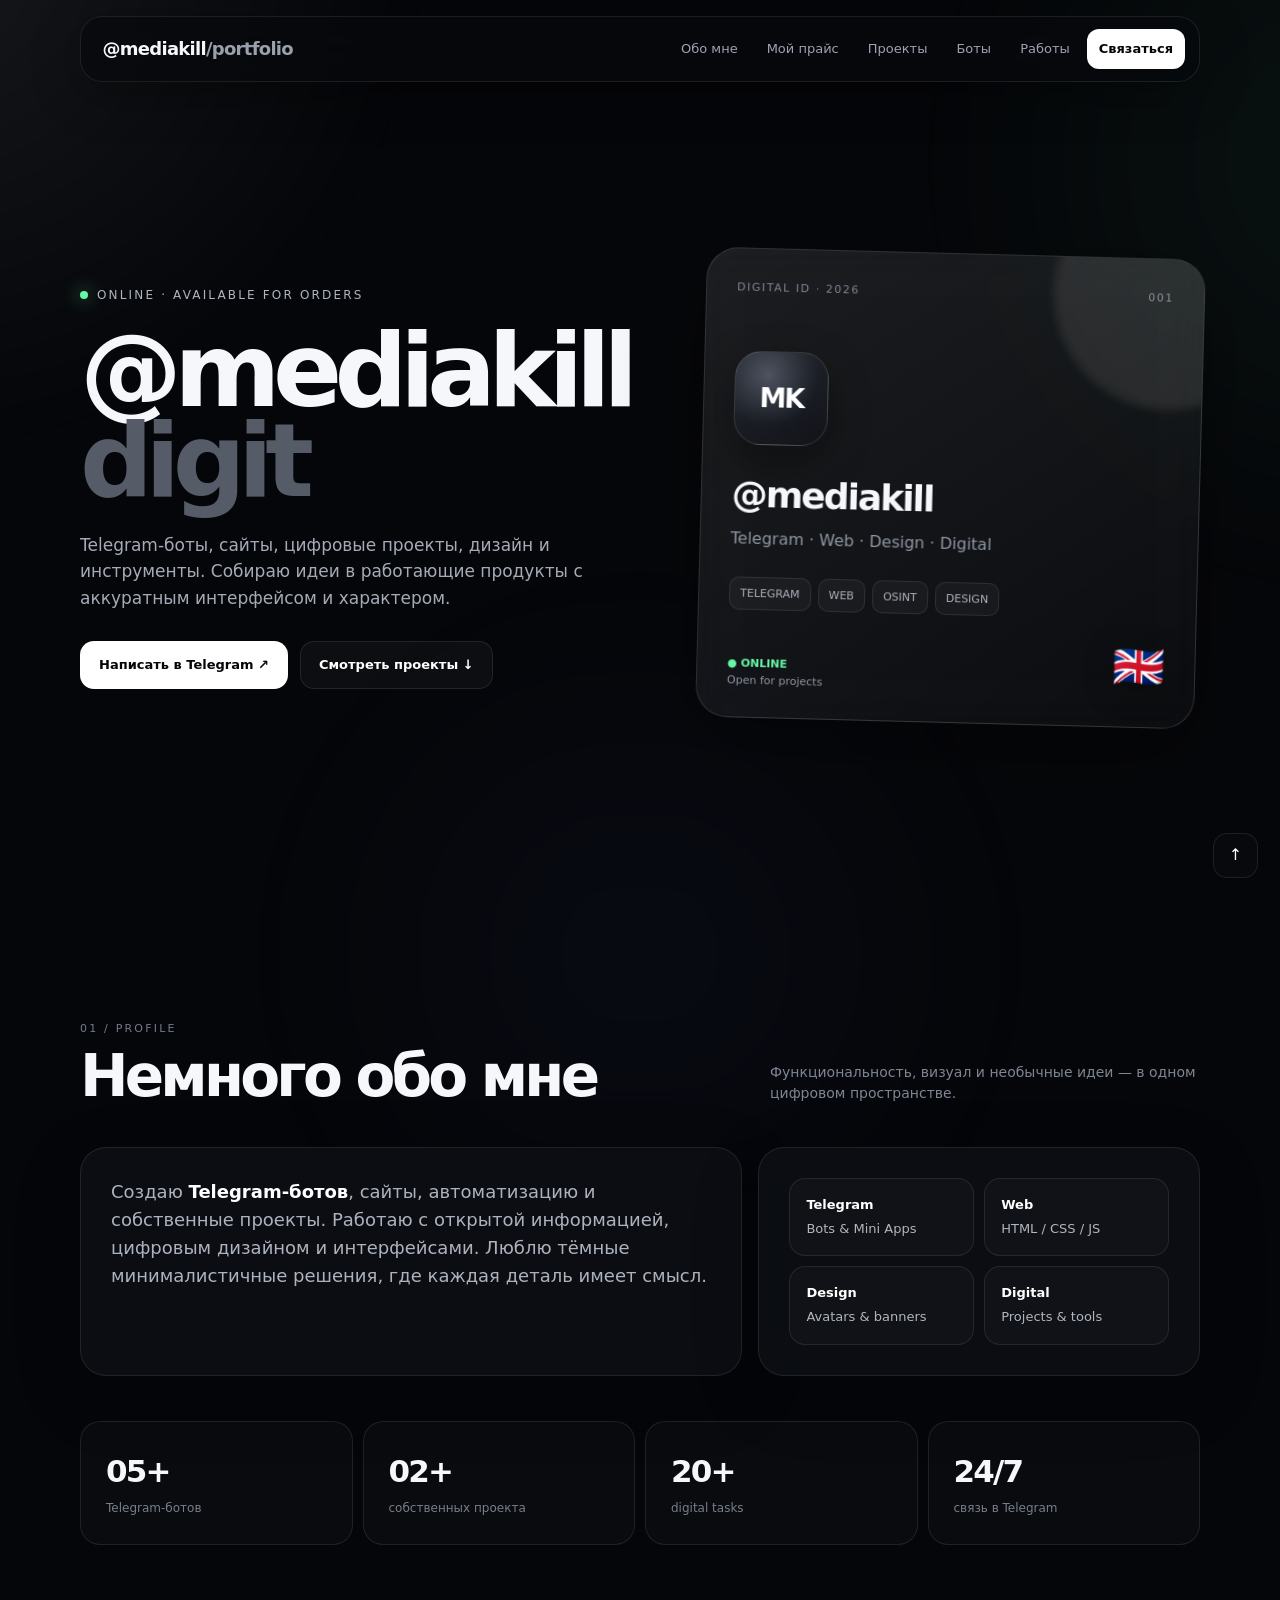
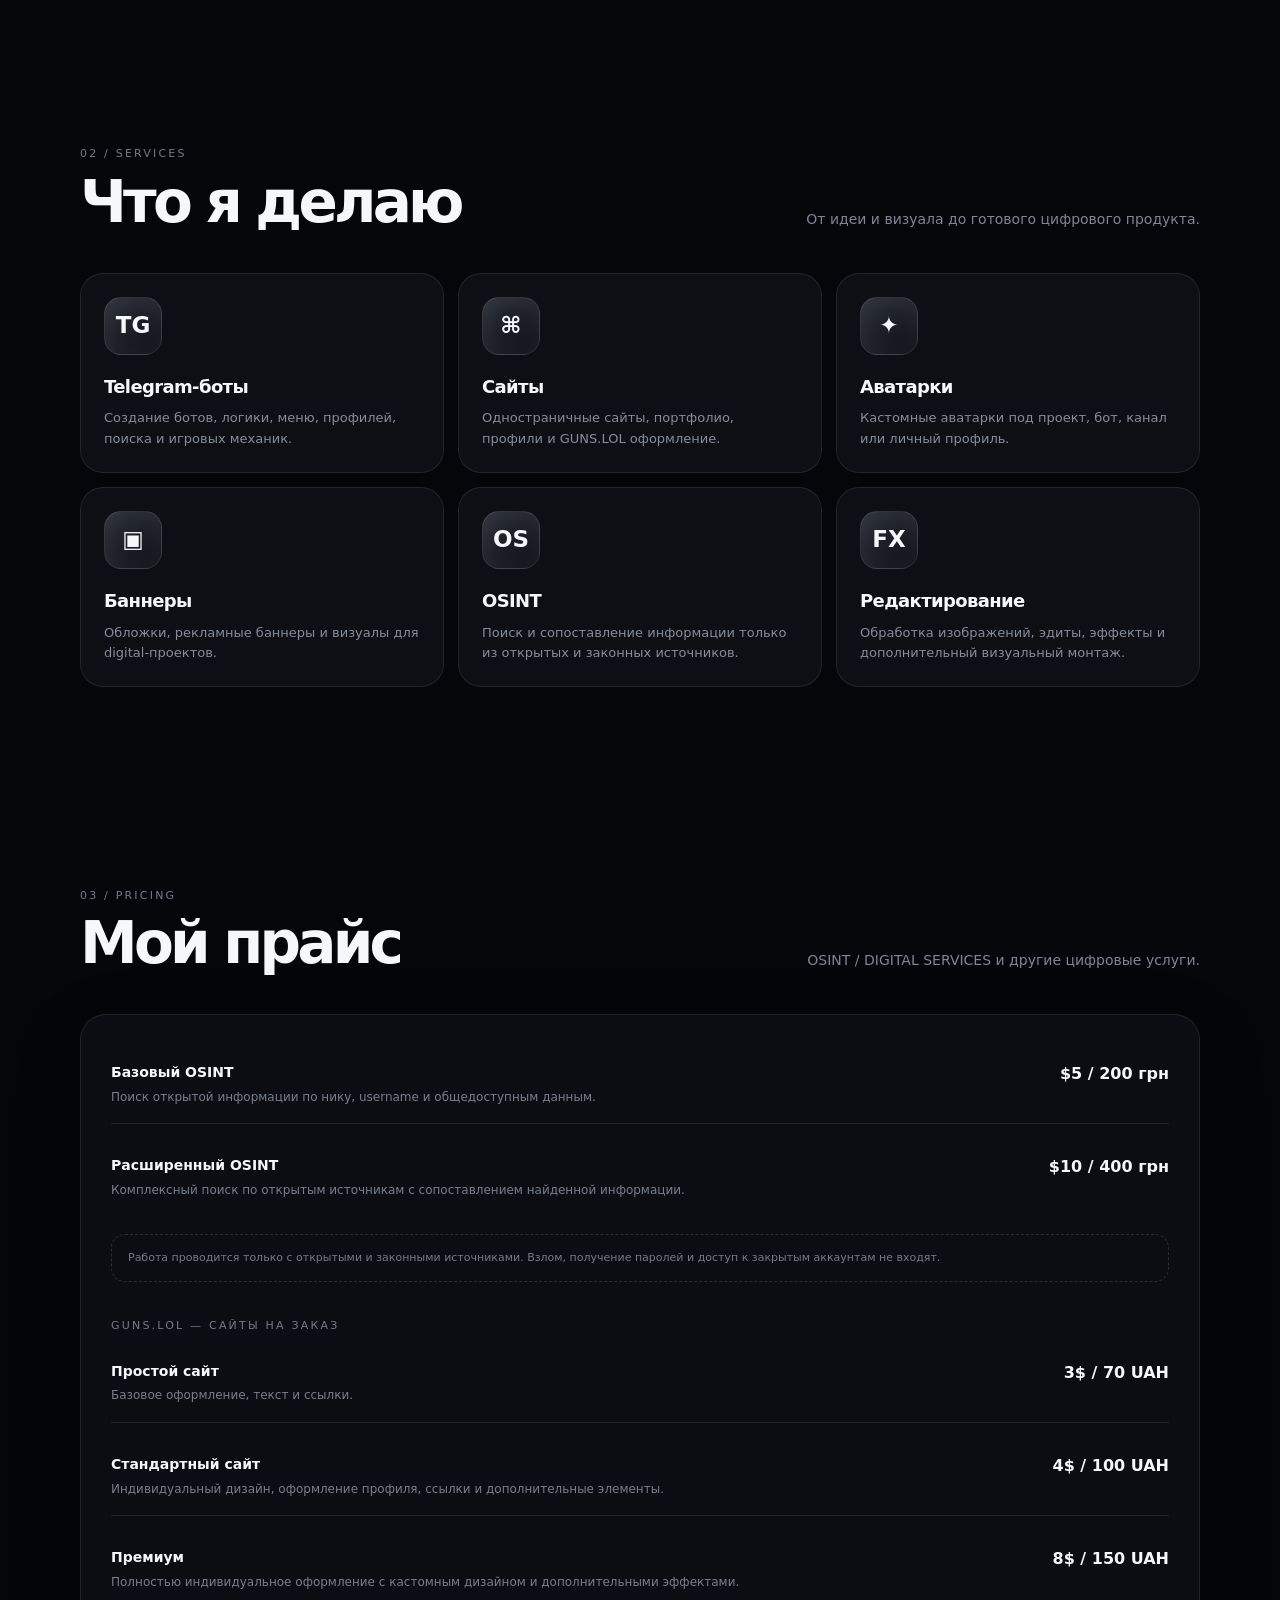
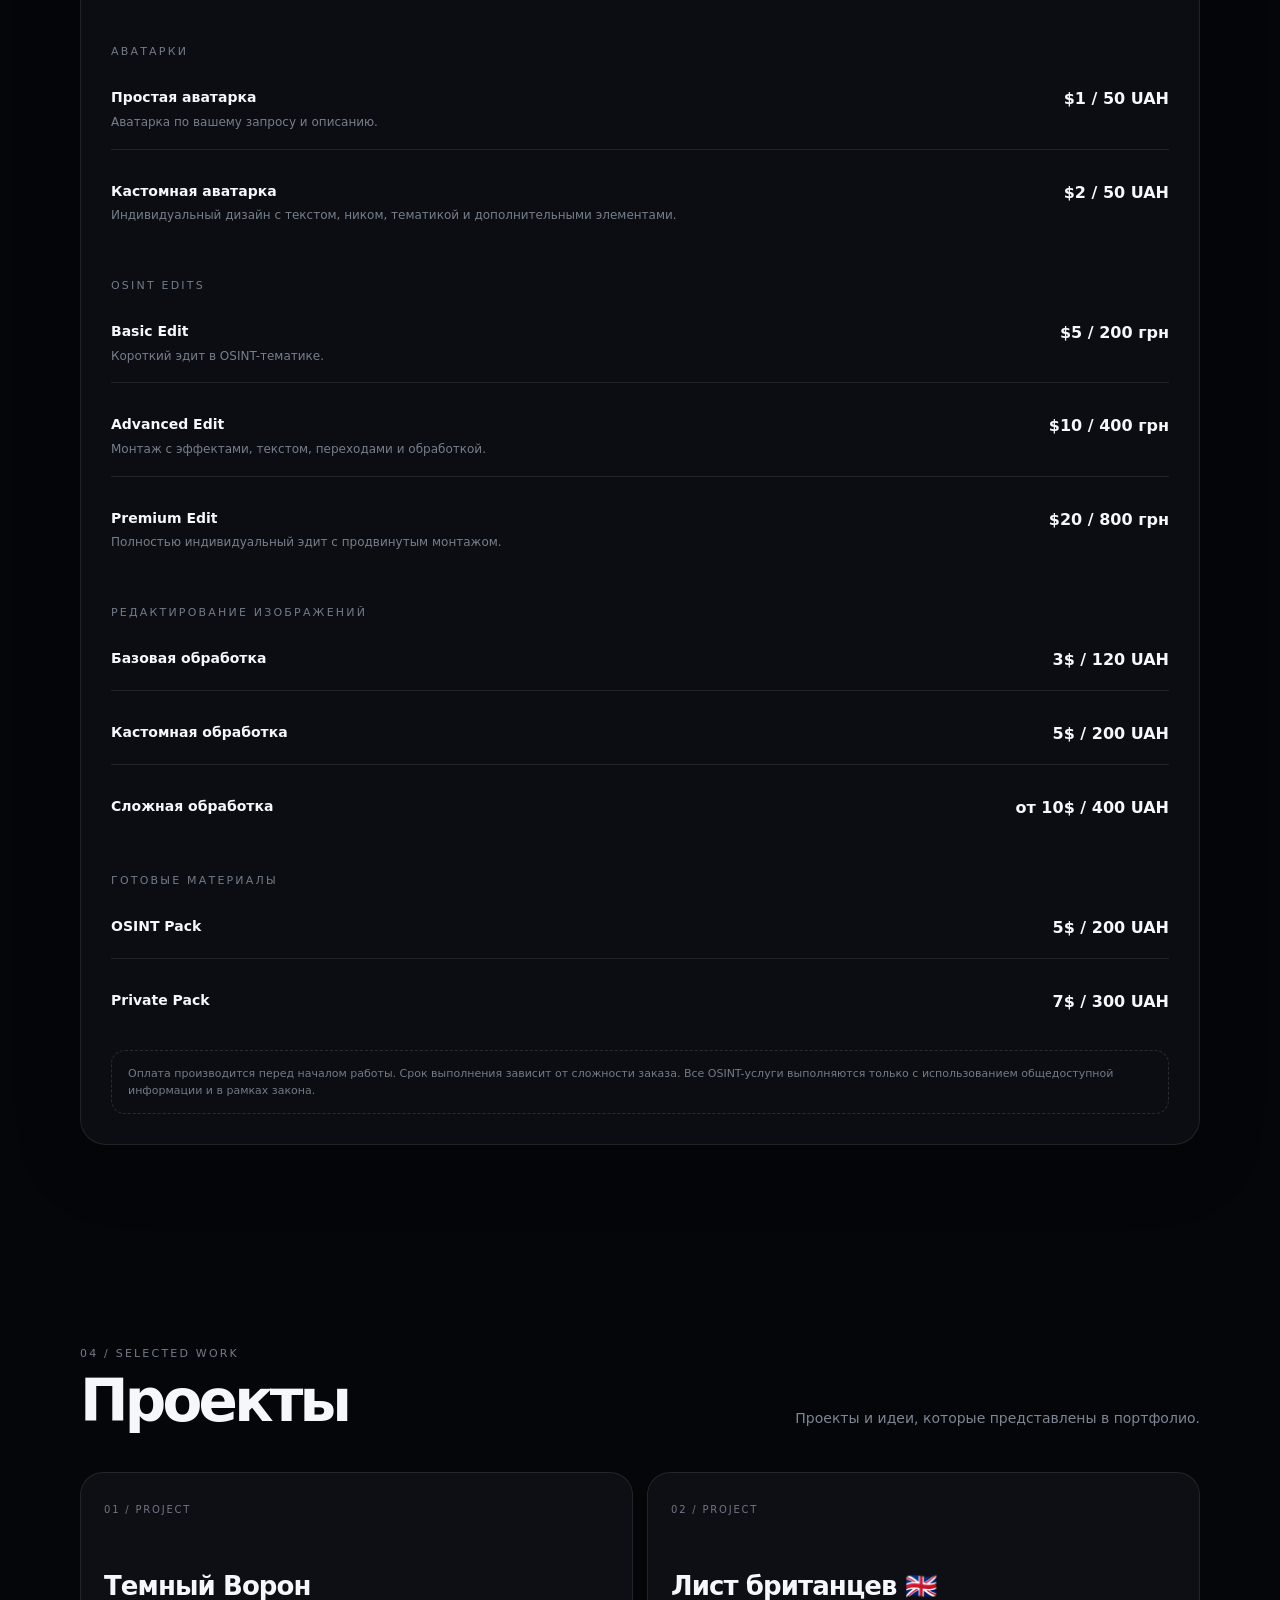
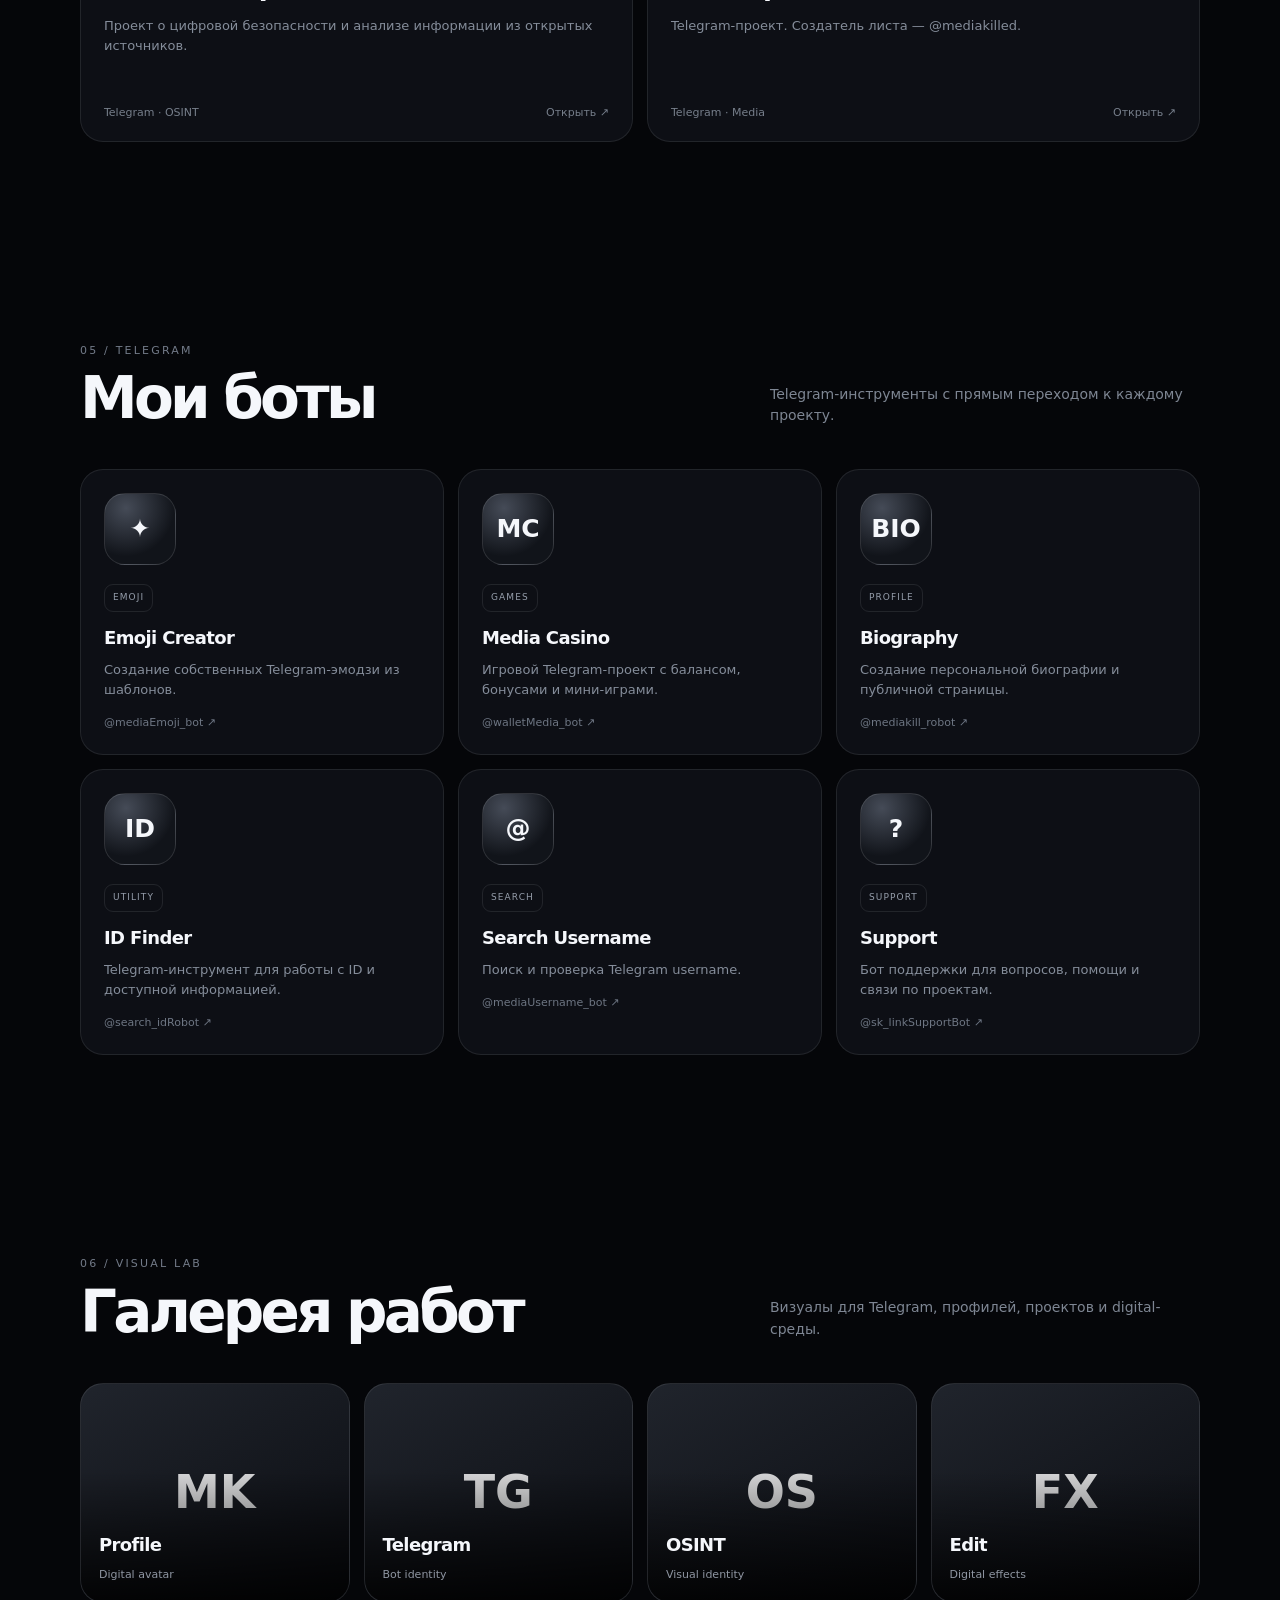
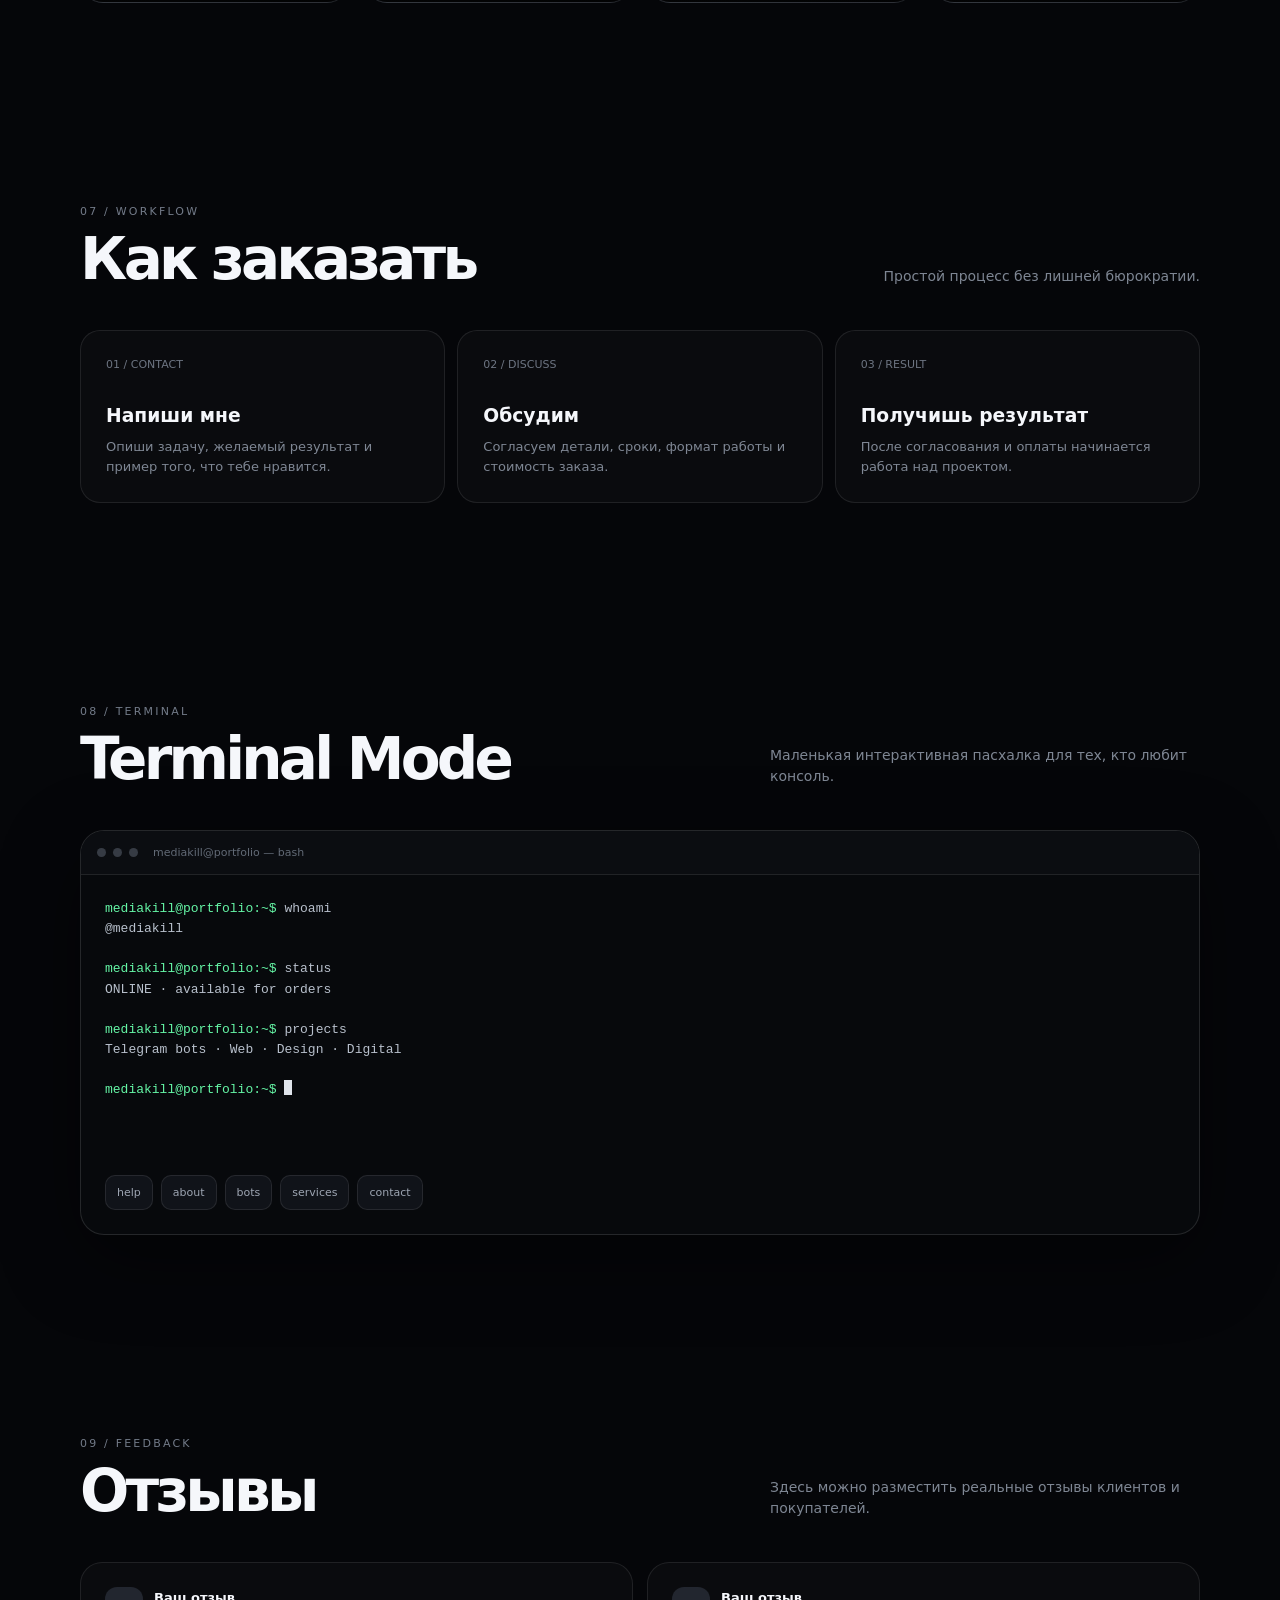
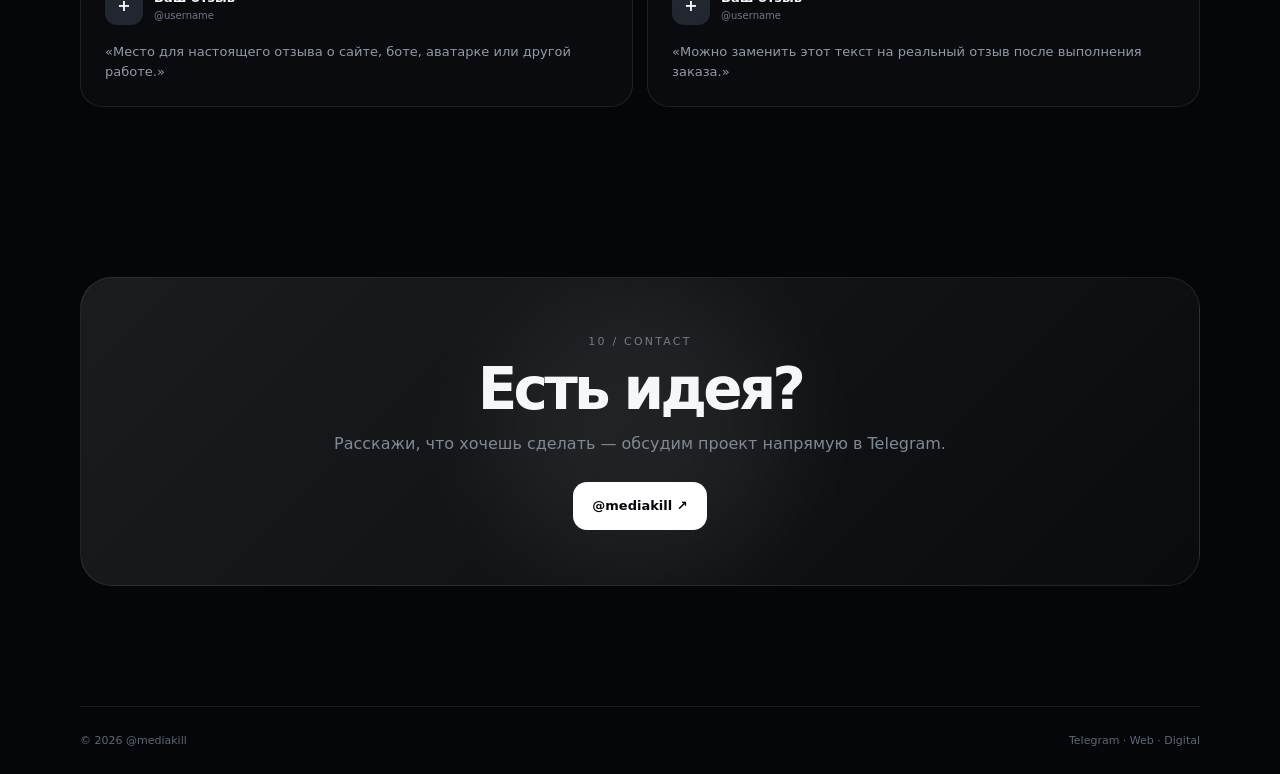
<file: index-1.html>
<!DOCTYPE html>
<html lang="ru">
<head>
<meta charset="UTF-8">
<meta name="viewport" content="width=device-width, initial-scale=1.0">
<meta name="theme-color" content="#07080b">
<meta name="description" content="@mediakill — Telegram bots, digital projects, web, design and OSINT.">
<title>@mediakill — Digital Portfolio</title>
<style>
:root{
  --bg:#050609;--bg2:#090b10;--card:rgba(15,17,23,.72);--card2:rgba(20,23,31,.58);
  --line:rgba(255,255,255,.09);--text:#f5f7fb;--muted:#8c93a1;--muted2:#626977;
  --accent:#fff;--green:#65f6a6;--shadow:0 24px 80px rgba(0,0,0,.45);--radius:26px;
}
*{box-sizing:border-box;margin:0;padding:0}
html{scroll-behavior:smooth}
body{
  background:var(--bg);color:var(--text);font-family:Inter,ui-sans-serif,system-ui,-apple-system,BlinkMacSystemFont,"Segoe UI",sans-serif;
  overflow-x:hidden;line-height:1.55;
}
body:before{
  content:"";position:fixed;inset:-30%;z-index:-5;
  background:
    radial-gradient(circle at 15% 15%,rgba(255,255,255,.075),transparent 24%),
    radial-gradient(circle at 85% 30%,rgba(100,246,166,.055),transparent 22%),
    radial-gradient(circle at 50% 85%,rgba(100,130,255,.045),transparent 25%);
  filter:blur(20px);animation:drift 18s ease-in-out infinite alternate;
}
body:after{
  content:"";position:fixed;inset:0;z-index:-4;pointer-events:none;opacity:.25;
  background-image:linear-gradient(rgba(255,255,255,.018) 1px,transparent 1px),linear-gradient(90deg,rgba(255,255,255,.018) 1px,transparent 1px);
  background-size:52px 52px;
  mask-image:linear-gradient(to bottom,black,transparent 88%);
}
@keyframes drift{to{transform:translate(4%,2%) scale(1.08)}}
a{color:inherit;text-decoration:none}
button{font:inherit}
.container{width:min(1120px,92%);margin:auto}
.nav{
  position:fixed;top:16px;left:50%;transform:translateX(-50%);z-index:50;
  width:min(1120px,92%);height:66px;padding:0 14px 0 22px;
  display:flex;align-items:center;justify-content:space-between;
  background:rgba(8,9,13,.72);border:1px solid var(--line);border-radius:22px;
  backdrop-filter:blur(22px);box-shadow:0 12px 50px rgba(0,0,0,.32)
}
.brand{font-weight:800;letter-spacing:-.04em;font-size:18px}
.brand span{color:#9aa1ad}
.navlinks{display:flex;gap:5px;align-items:center}
.navlinks a{font-size:13px;color:#9da4b1;padding:10px 12px;border-radius:12px;transition:.25s}
.navlinks a:hover{color:#fff;background:rgba(255,255,255,.06)}
.nav-cta{background:#fff!important;color:#050609!important;font-weight:750!important}
.menu{display:none;border:0;background:transparent;color:#fff;font-size:24px}
.hero{min-height:920px;padding:155px 0 100px;display:grid;place-items:center}
.hero-grid{display:grid;grid-template-columns:1.05fr .95fr;gap:70px;align-items:center}
.eyebrow{display:flex;align-items:center;gap:9px;color:#aeb5c1;font-size:12px;text-transform:uppercase;letter-spacing:.18em;margin-bottom:22px}
.dot{width:8px;height:8px;border-radius:50%;background:var(--green);box-shadow:0 0 18px rgba(101,246,166,.8);animation:pulse 1.7s infinite}
@keyframes pulse{50%{opacity:.35;transform:scale(.7)}}
h1{font-size:clamp(52px,8vw,102px);line-height:.88;letter-spacing:-.075em;margin-bottom:26px}
h1 .dim{color:#555b67}
.hero-copy{max-width:640px;color:#a5abb6;font-size:17px}
.actions{display:flex;gap:12px;margin-top:30px;flex-wrap:wrap}
.btn{display:inline-flex;align-items:center;justify-content:center;gap:9px;padding:13px 18px;border-radius:14px;border:1px solid var(--line);font-size:13px;font-weight:700;transition:.25s;cursor:pointer}
.btn.primary{background:#fff;color:#050609}
.btn.ghost{background:rgba(255,255,255,.035);color:#fff}
.btn:hover{transform:translateY(-3px);border-color:rgba(255,255,255,.2);box-shadow:0 12px 35px rgba(0,0,0,.28)}
.hero-card{position:relative}
.id-card{
  position:relative;min-height:470px;padding:30px;border:1px solid rgba(255,255,255,.13);
  border-radius:32px;background:linear-gradient(145deg,rgba(255,255,255,.09),rgba(255,255,255,.025));
  box-shadow:var(--shadow);overflow:hidden;backdrop-filter:blur(20px);transform:rotate(1.5deg);
  transition:.5s;
}
.id-card:hover{transform:rotate(0) translateY(-7px)}
.id-card:before{content:"";position:absolute;width:230px;height:230px;right:-80px;top:-80px;border-radius:50%;background:rgba(255,255,255,.09);filter:blur(5px)}
.card-top{display:flex;justify-content:space-between;align-items:center;color:#7e8592;font-size:11px;letter-spacing:.14em;text-transform:uppercase}
.avatar{
  width:94px;height:94px;border-radius:27px;margin:55px 0 22px;display:grid;place-items:center;
  font-weight:900;font-size:27px;letter-spacing:-.08em;color:#fff;
  background:radial-gradient(circle at 35% 25%,#4d5360,#171a21 55%,#090a0e);
  border:1px solid rgba(255,255,255,.16);box-shadow:inset 0 0 35px rgba(255,255,255,.05),0 15px 40px rgba(0,0,0,.35);
}
.id-name{font-size:36px;font-weight:850;letter-spacing:-.055em}
.id-role{color:#8e96a3;margin-top:4px}
.id-tags{display:flex;gap:7px;flex-wrap:wrap;margin-top:25px}
.tag{font-size:11px;color:#aab0bb;padding:7px 10px;border-radius:10px;border:1px solid var(--line);background:rgba(255,255,255,.035)}
.id-bottom{position:absolute;left:30px;right:30px;bottom:28px;display:flex;justify-content:space-between;align-items:end}
.available{font-size:11px;color:#8e96a3}.available b{color:var(--green)}
.flag{font-size:42px;filter:drop-shadow(0 5px 15px rgba(0,0,0,.3))}
.section{padding:100px 0}
.section-head{display:flex;justify-content:space-between;gap:30px;align-items:end;margin-bottom:42px}
.kicker{color:#737b89;font-size:11px;letter-spacing:.2em;text-transform:uppercase;margin-bottom:10px}
h2{font-size:clamp(34px,5vw,58px);line-height:1;letter-spacing:-.065em}
.lead{color:#7e8693;max-width:430px;font-size:14px}
.stats{display:grid;grid-template-columns:repeat(4,1fr);gap:10px;margin-top:45px}
.stat{padding:25px;border:1px solid var(--line);background:rgba(255,255,255,.025);border-radius:20px}
.stat strong{display:block;font-size:31px;letter-spacing:-.06em}.stat span{font-size:12px;color:#777f8c}
.about-grid{display:grid;grid-template-columns:1.2fr .8fr;gap:16px}
.panel{border:1px solid var(--line);background:var(--card);border-radius:var(--radius);padding:30px;box-shadow:0 20px 70px rgba(0,0,0,.16);backdrop-filter:blur(16px)}
.about-text{font-size:18px;color:#adb3be;max-width:730px}.about-text b{color:#fff}
.skills{display:grid;grid-template-columns:repeat(2,1fr);gap:10px}
.skill{padding:16px;border-radius:16px;border:1px solid var(--line);background:rgba(255,255,255,.025);font-size:13px;color:#b0b6c0}
.skill span{display:block;color:#fff;font-weight:750;margin-bottom:4px}
.service-grid,.bot-grid,.project-grid,.gallery{display:grid;grid-template-columns:repeat(3,1fr);gap:14px}
.service,.bot,.project,.work{
  border:1px solid var(--line);background:var(--card2);border-radius:23px;padding:23px;transition:.3s;position:relative;overflow:hidden
}
.service:hover,.bot:hover,.project:hover,.work:hover{transform:translateY(-6px);border-color:rgba(255,255,255,.18);box-shadow:0 20px 60px rgba(0,0,0,.24)}
.icon-avatar{
  width:58px;height:58px;border-radius:17px;display:grid;place-items:center;margin-bottom:18px;
  font-size:23px;font-weight:900;background:linear-gradient(145deg,#2b2f38,#0d0f14);
  border:1px solid rgba(255,255,255,.12);box-shadow:inset 0 0 24px rgba(255,255,255,.06)
}
.service h3,.bot h3,.project h3,.work h3{font-size:18px;letter-spacing:-.035em;margin-bottom:8px}
.service p,.bot p,.project p,.work p{color:#858d9a;font-size:13px}
.price{font-size:18px;font-weight:800;margin-top:17px}
.price small{font-weight:500;color:#707783}
.badge{display:inline-block;font-size:9px;letter-spacing:.12em;text-transform:uppercase;color:#969eab;border:1px solid var(--line);padding:6px 8px;border-radius:9px;margin-bottom:12px}
.price-list{display:grid;gap:14px}
.price-item{display:grid;grid-template-columns:1fr auto;gap:15px;padding:17px 0;border-bottom:1px solid var(--line)}
.price-item:last-child{border-bottom:0}
.price-item h4{font-size:14px}.price-item p{color:#777f8c;font-size:12px;margin-top:4px}
.price-value{font-weight:800;white-space:nowrap}
.notice{margin-top:18px;padding:14px 16px;border:1px dashed rgba(255,255,255,.13);border-radius:14px;color:#737b87;font-size:11px}
.project-grid{grid-template-columns:repeat(2,1fr)}
.project{min-height:270px}
.project-num{font-size:10px;color:#6f7784;letter-spacing:.18em}
.project h3{font-size:26px;margin:45px 0 10px}
.project .project-foot{position:absolute;left:23px;right:23px;bottom:20px;display:flex;justify-content:space-between;color:#777f8b;font-size:11px}
.bot-grid{grid-template-columns:repeat(3,1fr)}
.bot-avatar{width:72px;height:72px;border-radius:21px;display:grid;place-items:center;margin-bottom:18px;border:1px solid rgba(255,255,255,.13);background:radial-gradient(circle at 30% 20%,#454b57,#11141a 65%);font-size:25px;font-weight:900}
.bot .bot-user{font-size:11px;color:#6e7683;margin-top:14px}
.bot-link{display:inline-block;margin-top:17px;font-size:12px;font-weight:750}
.gallery{grid-template-columns:repeat(4,1fr)}
.work{padding:0;min-height:220px;display:flex;align-items:end;background:linear-gradient(150deg,#20242c,#0b0d12)}
.work-visual{position:absolute;inset:0;display:grid;place-items:center;font-size:46px;font-weight:900;color:rgba(255,255,255,.82)}
.work-overlay{position:relative;width:100%;padding:18px;background:linear-gradient(transparent,rgba(0,0,0,.85));padding-top:60px}
.work-overlay p{font-size:11px;color:#8f96a2}
.process{display:grid;grid-template-columns:repeat(3,1fr);gap:12px}
.step{padding:25px;border:1px solid var(--line);border-radius:20px;background:rgba(255,255,255,.025)}
.step-num{font-size:11px;color:#6d7582}.step h3{margin:28px 0 7px}.step p{color:#7f8794;font-size:13px}
.terminal{
  border:1px solid rgba(255,255,255,.12);border-radius:24px;overflow:hidden;background:#07090c;box-shadow:var(--shadow)
}
.term-head{height:44px;padding:0 16px;display:flex;align-items:center;gap:7px;border-bottom:1px solid var(--line);background:#0b0d11}
.term-dot{width:9px;height:9px;border-radius:50%;background:#363b44}
.term-title{margin-left:8px;color:#626a76;font-size:11px}
.term-body{padding:24px;min-height:300px;font-family:"SFMono-Regular",Consolas,monospace;font-size:13px;color:#b8c0cc}
.prompt{color:var(--green)}.cursor{display:inline-block;width:8px;height:15px;background:#dfe4eb;vertical-align:-2px;animation:blink 1s steps(1) infinite}
@keyframes blink{50%{opacity:0}}
.term-buttons{display:flex;gap:8px;padding:0 24px 24px;flex-wrap:wrap}
.term-btn{background:#101319;color:#9da5b2;border:1px solid var(--line);padding:8px 11px;border-radius:10px;font-size:11px;cursor:pointer}
.term-btn:hover{color:#fff;border-color:#555c68}
.reviews{display:grid;grid-template-columns:repeat(2,1fr);gap:14px}
.review{padding:24px;border:1px solid var(--line);border-radius:22px;background:rgba(255,255,255,.025)}
.review-top{display:flex;align-items:center;gap:11px}.mini{width:38px;height:38px;border-radius:12px;background:#22262f;display:grid;place-items:center;font-weight:800}.review-name{font-size:13px;font-weight:750}.review-user{font-size:10px;color:#6f7784}.review p{color:#929aa6;font-size:13px;margin-top:17px}
.contact{padding:70px 0 120px}
.contact-box{position:relative;overflow:hidden;padding:55px;border:1px solid var(--line);border-radius:32px;background:linear-gradient(135deg,rgba(255,255,255,.09),rgba(255,255,255,.025));text-align:center}
.contact-box:before{content:"";position:absolute;width:300px;height:300px;border-radius:50%;background:rgba(255,255,255,.06);filter:blur(50px);left:50%;top:50%;transform:translate(-50%,-50%)}
.contact-box>*{position:relative}
.contact-box h2{margin-bottom:14px}.contact-box p{color:#818995;margin-bottom:25px}
footer{border-top:1px solid var(--line);padding:25px 0;color:#5f6773;font-size:11px;display:flex;justify-content:space-between}
.float{position:fixed;right:22px;bottom:22px;z-index:30;width:45px;height:45px;border:1px solid var(--line);border-radius:14px;background:rgba(10,11,15,.75);backdrop-filter:blur(15px);color:#fff;cursor:pointer}
.reveal{opacity:0;transform:translateY(20px);transition:opacity .7s ease,transform .7s ease}.reveal.show{opacity:1;transform:none}
@media(max-width:850px){
  .navlinks{display:none}.menu{display:block}.nav.open .navlinks{display:flex;position:absolute;top:73px;left:0;right:0;padding:10px;flex-direction:column;background:rgba(8,9,13,.94);border:1px solid var(--line);border-radius:18px}.nav.open .navlinks a{width:100%;text-align:center}
  .hero{min-height:auto;padding-top:145px}.hero-grid{grid-template-columns:1fr;gap:50px}.hero-card{max-width:650px;width:100%;margin:auto}
  .stats{grid-template-columns:repeat(2,1fr)}.about-grid{grid-template-columns:1fr}.service-grid,.bot-grid{grid-template-columns:repeat(2,1fr)}.gallery{grid-template-columns:repeat(2,1fr)}
}
@media(max-width:560px){
  .container{width:min(94%,1120px)}.section{padding:75px 0}.section-head{display:block}.lead{margin-top:15px}.stats{grid-template-columns:1fr 1fr}.service-grid,.bot-grid,.project-grid,.process,.reviews{grid-template-columns:1fr}.gallery{grid-template-columns:1fr 1fr}
  .id-card{min-height:430px}.id-name{font-size:30px}.hero-copy{font-size:15px}h1{font-size:58px}.price-item{grid-template-columns:1fr}.price-value{font-size:14px}.contact-box{padding:40px 20px}footer{gap:15px;flex-direction:column}
}
</style>
</head>
<body>

<nav class="nav" id="nav">
  <a class="brand" href="#top">@mediakill<span>/portfolio</span></a>
  <div class="navlinks">
    <a href="#about">Обо мне</a><a href="#price">Мой прайс</a><a href="#projects">Проекты</a>
    <a href="#bots">Боты</a><a href="#works">Работы</a><a href="#contact" class="nav-cta">Связаться</a>
  </div>
  <button class="menu" id="menu">☰</button>
</nav>

<main id="top">
<section class="hero">
  <div class="container hero-grid">
    <div class="reveal">
      <div class="eyebrow"><span class="dot"></span> ONLINE · AVAILABLE FOR ORDERS</div>
      <h1>@mediakill<br><span class="dim" id="typing">digital creator</span></h1>
      <p class="hero-copy">Telegram-боты, сайты, цифровые проекты, дизайн и инструменты. Собираю идеи в работающие продукты с аккуратным интерфейсом и характером.</p>
      <div class="actions">
        <a class="btn primary" href="https://t.me/mediakill" target="_blank">Написать в Telegram ↗</a>
        <a class="btn ghost" href="#projects">Смотреть проекты ↓</a>
      </div>
    </div>
    <div class="hero-card reveal">
      <div class="id-card">
        <div class="card-top"><span>DIGITAL ID · 2026</span><span>001</span></div>
        <div class="avatar">MK</div>
        <div class="id-name">@mediakill</div>
        <div class="id-role">Telegram · Web · Design · Digital</div>
        <div class="id-tags"><span class="tag">TELEGRAM</span><span class="tag">WEB</span><span class="tag">OSINT</span><span class="tag">DESIGN</span></div>
        <div class="id-bottom"><div class="available"><b>● ONLINE</b><br>Open for projects</div><div class="flag">🇬🇧</div></div>
      </div>
    </div>
  </div>
</section>

<section class="section reveal" id="about">
<div class="container">
  <div class="section-head"><div><div class="kicker">01 / profile</div><h2>Немного обо мне</h2></div><p class="lead">Функциональность, визуал и необычные идеи — в одном цифровом пространстве.</p></div>
  <div class="about-grid">
    <div class="panel"><p class="about-text">Создаю <b>Telegram-ботов</b>, сайты, автоматизацию и собственные проекты. Работаю с открытой информацией, цифровым дизайном и интерфейсами. Люблю тёмные минималистичные решения, где каждая деталь имеет смысл.</p></div>
    <div class="panel"><div class="skills"><div class="skill"><span>Telegram</span>Bots & Mini Apps</div><div class="skill"><span>Web</span>HTML / CSS / JS</div><div class="skill"><span>Design</span>Avatars & banners</div><div class="skill"><span>Digital</span>Projects & tools</div></div></div>
  </div>
  <div class="stats">
    <div class="stat"><strong>05+</strong><span>Telegram-ботов</span></div><div class="stat"><strong>02+</strong><span>собственных проекта</span></div><div class="stat"><strong>20+</strong><span>digital tasks</span></div><div class="stat"><strong>24/7</strong><span>связь в Telegram</span></div>
  </div>
</div>
</section>

<section class="section reveal" id="services">
<div class="container">
  <div class="section-head"><div><div class="kicker">02 / services</div><h2>Что я делаю</h2></div><p class="lead">От идеи и визуала до готового цифрового продукта.</p></div>
  <div class="service-grid">
    <div class="service"><div class="icon-avatar">TG</div><h3>Telegram-боты</h3><p>Создание ботов, логики, меню, профилей, поиска и игровых механик.</p></div>
    <div class="service"><div class="icon-avatar">⌘</div><h3>Сайты</h3><p>Одностраничные сайты, портфолио, профили и GUNS.LOL оформление.</p></div>
    <div class="service"><div class="icon-avatar">✦</div><h3>Аватарки</h3><p>Кастомные аватарки под проект, бот, канал или личный профиль.</p></div>
    <div class="service"><div class="icon-avatar">▣</div><h3>Баннеры</h3><p>Обложки, рекламные баннеры и визуалы для digital-проектов.</p></div>
    <div class="service"><div class="icon-avatar">OS</div><h3>OSINT</h3><p>Поиск и сопоставление информации только из открытых и законных источников.</p></div>
    <div class="service"><div class="icon-avatar">FX</div><h3>Редактирование</h3><p>Обработка изображений, эдиты, эффекты и дополнительный визуальный монтаж.</p></div>
  </div>
</div>
</section>

<section class="section reveal" id="price">
<div class="container">
  <div class="section-head"><div><div class="kicker">03 / pricing</div><h2>Мой прайс</h2></div><p class="lead">OSINT / DIGITAL SERVICES и другие цифровые услуги.</p></div>
  <div class="panel">
    <div class="price-list">
      <div class="price-item"><div><h4>Базовый OSINT</h4><p>Поиск открытой информации по нику, username и общедоступным данным.</p></div><div class="price-value">$5 / 200 грн</div></div>
      <div class="price-item"><div><h4>Расширенный OSINT</h4><p>Комплексный поиск по открытым источникам с сопоставлением найденной информации.</p></div><div class="price-value">$10 / 400 грн</div></div>
    </div>
    <div class="notice">Работа проводится только с открытыми и законными источниками. Взлом, получение паролей и доступ к закрытым аккаунтам не входят.</div>
    <div class="kicker" style="margin-top:35px">GUNS.LOL — сайты на заказ</div>
    <div class="price-list">
      <div class="price-item"><div><h4>Простой сайт</h4><p>Базовое оформление, текст и ссылки.</p></div><div class="price-value">3$ / 70 UAH</div></div>
      <div class="price-item"><div><h4>Стандартный сайт</h4><p>Индивидуальный дизайн, оформление профиля, ссылки и дополнительные элементы.</p></div><div class="price-value">4$ / 100 UAH</div></div>
      <div class="price-item"><div><h4>Премиум</h4><p>Полностью индивидуальное оформление с кастомным дизайном и дополнительными эффектами.</p></div><div class="price-value">8$ / 150 UAH</div></div>
    </div>
    <div class="kicker" style="margin-top:35px">АВАТАРКИ</div>
    <div class="price-list">
      <div class="price-item"><div><h4>Простая аватарка</h4><p>Аватарка по вашему запросу и описанию.</p></div><div class="price-value">$1 / 50 UAH</div></div>
      <div class="price-item"><div><h4>Кастомная аватарка</h4><p>Индивидуальный дизайн с текстом, ником, тематикой и дополнительными элементами.</p></div><div class="price-value">$2 / 50 UAH</div></div>
    </div>
    <div class="kicker" style="margin-top:35px">OSINT EDITS</div>
    <div class="price-list">
      <div class="price-item"><div><h4>Basic Edit</h4><p>Короткий эдит в OSINT-тематике.</p></div><div class="price-value">$5 / 200 грн</div></div>
      <div class="price-item"><div><h4>Advanced Edit</h4><p>Монтаж с эффектами, текстом, переходами и обработкой.</p></div><div class="price-value">$10 / 400 грн</div></div>
      <div class="price-item"><div><h4>Premium Edit</h4><p>Полностью индивидуальный эдит с продвинутым монтажом.</p></div><div class="price-value">$20 / 800 грн</div></div>
    </div>
    <div class="kicker" style="margin-top:35px">РЕДАКТИРОВАНИЕ ИЗОБРАЖЕНИЙ</div>
    <div class="price-list">
      <div class="price-item"><div><h4>Базовая обработка</h4></div><div class="price-value">3$ / 120 UAH</div></div>
      <div class="price-item"><div><h4>Кастомная обработка</h4></div><div class="price-value">5$ / 200 UAH</div></div>
      <div class="price-item"><div><h4>Сложная обработка</h4></div><div class="price-value">от 10$ / 400 UAH</div></div>
    </div>
    <div class="kicker" style="margin-top:35px">ГОТОВЫЕ МАТЕРИАЛЫ</div>
    <div class="price-list">
      <div class="price-item"><div><h4>OSINT Pack</h4></div><div class="price-value">5$ / 200 UAH</div></div>
      <div class="price-item"><div><h4>Private Pack</h4></div><div class="price-value">7$ / 300 UAH</div></div>
    </div>
    <div class="notice">Оплата производится перед началом работы. Срок выполнения зависит от сложности заказа. Все OSINT-услуги выполняются только с использованием общедоступной информации и в рамках закона.</div>
  </div>
</div>
</section>

<section class="section reveal" id="projects">
<div class="container">
  <div class="section-head"><div><div class="kicker">04 / selected work</div><h2>Проекты</h2></div><p class="lead">Проекты и идеи, которые представлены в портфолио.</p></div>
  <div class="project-grid">
    <a class="project" href="https://t.me/scamvoron" target="_blank"><span class="project-num">01 / PROJECT</span><h3>Темный Ворон</h3><p>Проект о цифровой безопасности и анализе информации из открытых источников.</p><div class="project-foot"><span>Telegram · OSINT</span><span>Открыть ↗</span></div></a>
    <a class="project" href="https://t.me/britancu" target="_blank"><span class="project-num">02 / PROJECT</span><h3>Лист британцев 🇬🇧</h3><p>Telegram-проект. Создатель листа — @mediakilled.</p><div class="project-foot"><span>Telegram · Media</span><span>Открыть ↗</span></div></a>
  </div>
</div>
</section>

<section class="section reveal" id="bots">
<div class="container">
  <div class="section-head"><div><div class="kicker">05 / telegram</div><h2>Мои боты</h2></div><p class="lead">Telegram-инструменты с прямым переходом к каждому проекту.</p></div>
  <div class="bot-grid">
    <a class="bot" href="https://t.me/mediaEmoji_bot" target="_blank"><div class="bot-avatar">✦</div><span class="badge">Emoji</span><h3>Emoji Creator</h3><p>Создание собственных Telegram-эмодзи из шаблонов.</p><div class="bot-user">@mediaEmoji_bot ↗</div></a>
    <a class="bot" href="https://t.me/walletMedia_bot" target="_blank"><div class="bot-avatar">MC</div><span class="badge">Games</span><h3>Media Casino</h3><p>Игровой Telegram-проект с балансом, бонусами и мини-играми.</p><div class="bot-user">@walletMedia_bot ↗</div></a>
    <a class="bot" href="https://t.me/mediakill_robot" target="_blank"><div class="bot-avatar">BIO</div><span class="badge">Profile</span><h3>Biography</h3><p>Создание персональной биографии и публичной страницы.</p><div class="bot-user">@mediakill_robot ↗</div></a>
    <a class="bot" href="https://t.me/search_idRobot" target="_blank"><div class="bot-avatar">ID</div><span class="badge">Utility</span><h3>ID Finder</h3><p>Telegram-инструмент для работы с ID и доступной информацией.</p><div class="bot-user">@search_idRobot ↗</div></a>
    <a class="bot" href="https://t.me/mediaUsername_bot" target="_blank"><div class="bot-avatar">@</div><span class="badge">Search</span><h3>Search Username</h3><p>Поиск и проверка Telegram username.</p><div class="bot-user">@mediaUsername_bot ↗</div></a>
    <a class="bot" href="https://t.me/sk_linkSupportBot" target="_blank"><div class="bot-avatar">?</div><span class="badge">Support</span><h3>Support</h3><p>Бот поддержки для вопросов, помощи и связи по проектам.</p><div class="bot-user">@sk_linkSupportBot ↗</div></a>
  </div>
</div>
</section>

<section class="section reveal" id="works">
<div class="container">
  <div class="section-head"><div><div class="kicker">06 / visual lab</div><h2>Галерея работ</h2></div><p class="lead">Визуалы для Telegram, профилей, проектов и digital-среды.</p></div>
  <div class="gallery">
    <div class="work"><div class="work-visual">MK</div><div class="work-overlay"><h3>Profile</h3><p>Digital avatar</p></div></div>
    <div class="work"><div class="work-visual">TG</div><div class="work-overlay"><h3>Telegram</h3><p>Bot identity</p></div></div>
    <div class="work"><div class="work-visual">OS</div><div class="work-overlay"><h3>OSINT</h3><p>Visual identity</p></div></div>
    <div class="work"><div class="work-visual">FX</div><div class="work-overlay"><h3>Edit</h3><p>Digital effects</p></div></div>
  </div>
</div>
</section>

<section class="section reveal" id="process">
<div class="container">
  <div class="section-head"><div><div class="kicker">07 / workflow</div><h2>Как заказать</h2></div><p class="lead">Простой процесс без лишней бюрократии.</p></div>
  <div class="process">
    <div class="step"><div class="step-num">01 / CONTACT</div><h3>Напиши мне</h3><p>Опиши задачу, желаемый результат и пример того, что тебе нравится.</p></div>
    <div class="step"><div class="step-num">02 / DISCUSS</div><h3>Обсудим</h3><p>Согласуем детали, сроки, формат работы и стоимость заказа.</p></div>
    <div class="step"><div class="step-num">03 / RESULT</div><h3>Получишь результат</h3><p>После согласования и оплаты начинается работа над проектом.</p></div>
  </div>
</div>
</section>

<section class="section reveal">
<div class="container">
  <div class="section-head"><div><div class="kicker">08 / terminal</div><h2>Terminal Mode</h2></div><p class="lead">Маленькая интерактивная пасхалка для тех, кто любит консоль.</p></div>
  <div class="terminal">
    <div class="term-head"><span class="term-dot"></span><span class="term-dot"></span><span class="term-dot"></span><span class="term-title">mediakill@portfolio — bash</span></div>
    <div class="term-body" id="terminalOutput">
      <div><span class="prompt">mediakill@portfolio:~$</span> whoami</div>
      <div>@mediakill</div><br>
      <div><span class="prompt">mediakill@portfolio:~$</span> status</div>
      <div>ONLINE · available for orders</div><br>
      <div><span class="prompt">mediakill@portfolio:~$</span> projects</div>
      <div>Telegram bots · Web · Design · Digital</div><br>
      <div><span class="prompt">mediakill@portfolio:~$</span> <span class="cursor"></span></div>
    </div>
    <div class="term-buttons">
      <button class="term-btn" data-cmd="help">help</button><button class="term-btn" data-cmd="about">about</button>
      <button class="term-btn" data-cmd="bots">bots</button><button class="term-btn" data-cmd="services">services</button><button class="term-btn" data-cmd="contact">contact</button>
    </div>
  </div>
</div>
</section>

<section class="section reveal">
<div class="container">
  <div class="section-head"><div><div class="kicker">09 / feedback</div><h2>Отзывы</h2></div><p class="lead">Здесь можно разместить реальные отзывы клиентов и покупателей.</p></div>
  <div class="reviews">
    <div class="review"><div class="review-top"><div class="mini">+</div><div><div class="review-name">Ваш отзыв</div><div class="review-user">@username</div></div></div><p>«Место для настоящего отзыва о сайте, боте, аватарке или другой работе.»</p></div>
    <div class="review"><div class="review-top"><div class="mini">+</div><div><div class="review-name">Ваш отзыв</div><div class="review-user">@username</div></div></div><p>«Можно заменить этот текст на реальный отзыв после выполнения заказа.»</p></div>
  </div>
</div>
</section>

<section class="contact reveal" id="contact">
<div class="container">
  <div class="contact-box">
    <div class="kicker">10 / contact</div><h2>Есть идея?</h2>
    <p>Расскажи, что хочешь сделать — обсудим проект напрямую в Telegram.</p>
    <a class="btn primary" href="https://t.me/mediakill" target="_blank">@mediakill ↗</a>
  </div>
</div>
</section>
</main>

<footer class="container"><span>© 2026 @mediakill</span><span>Telegram · Web · Digital</span></footer>
<button class="float" id="up" title="Наверх">↑</button>

<script>
const nav=document.getElementById('nav'),menu=document.getElementById('menu');
menu.addEventListener('click',()=>nav.classList.toggle('open'));
document.querySelectorAll('.navlinks a').forEach(a=>a.addEventListener('click',()=>nav.classList.remove('open')));

const observer=new IntersectionObserver(entries=>{
  entries.forEach(e=>{if(e.isIntersecting)e.target.classList.add('show')});
},{threshold:.08});
document.querySelectorAll('.reveal').forEach(e=>observer.observe(e));

const words=['digital creator','telegram developer','web designer','project builder'];
let wi=0,ci=0,del=false;
const typing=document.getElementById('typing');
function typeLoop(){
  const word=words[wi];
  typing.textContent=word.slice(0,ci);
  if(!del && ci<word.length){ci++;setTimeout(typeLoop,80)}
  else if(!del){del=true;setTimeout(typeLoop,1400)}
  else if(ci>0){ci--;setTimeout(typeLoop,38)}
  else{del=false;wi=(wi+1)%words.length;setTimeout(typeLoop,350)}
}
typeLoop();

document.getElementById('up').onclick=()=>window.scrollTo({top:0,behavior:'smooth'});

const terminal=document.getElementById('terminalOutput');
const commands={
 help:['Available: about · bots · services · contact · clear'],
 about:['@mediakill — Telegram bots, web, design and digital projects.'],
 bots:['6 projects loaded: Emoji Creator · Media Casino · Biography · ID Finder · Search Username · Support'],
 services:['WEB · TELEGRAM · AVATARS · BANNERS · OSINT · EDITS'],
 contact:['Open Telegram: @mediakill'],
 clear:[]
};
document.querySelectorAll('.term-btn').forEach(btn=>btn.onclick=()=>{
  const cmd=btn.dataset.cmd;
  if(cmd==='clear'){terminal.innerHTML='<div><span class="prompt">mediakill@portfolio:~$</span> <span class="cursor"></span></div>';return}
  const line=document.createElement('div');line.innerHTML='<br><span class="prompt">mediakill@portfolio:~$</span> '+cmd;
  const out=document.createElement('div');out.textContent=commands[cmd].join('\n');
  terminal.insertBefore(line,terminal.lastElementChild);terminal.insertBefore(out,terminal.lastElementChild);
});
</script>
</body>
</html>
</file>
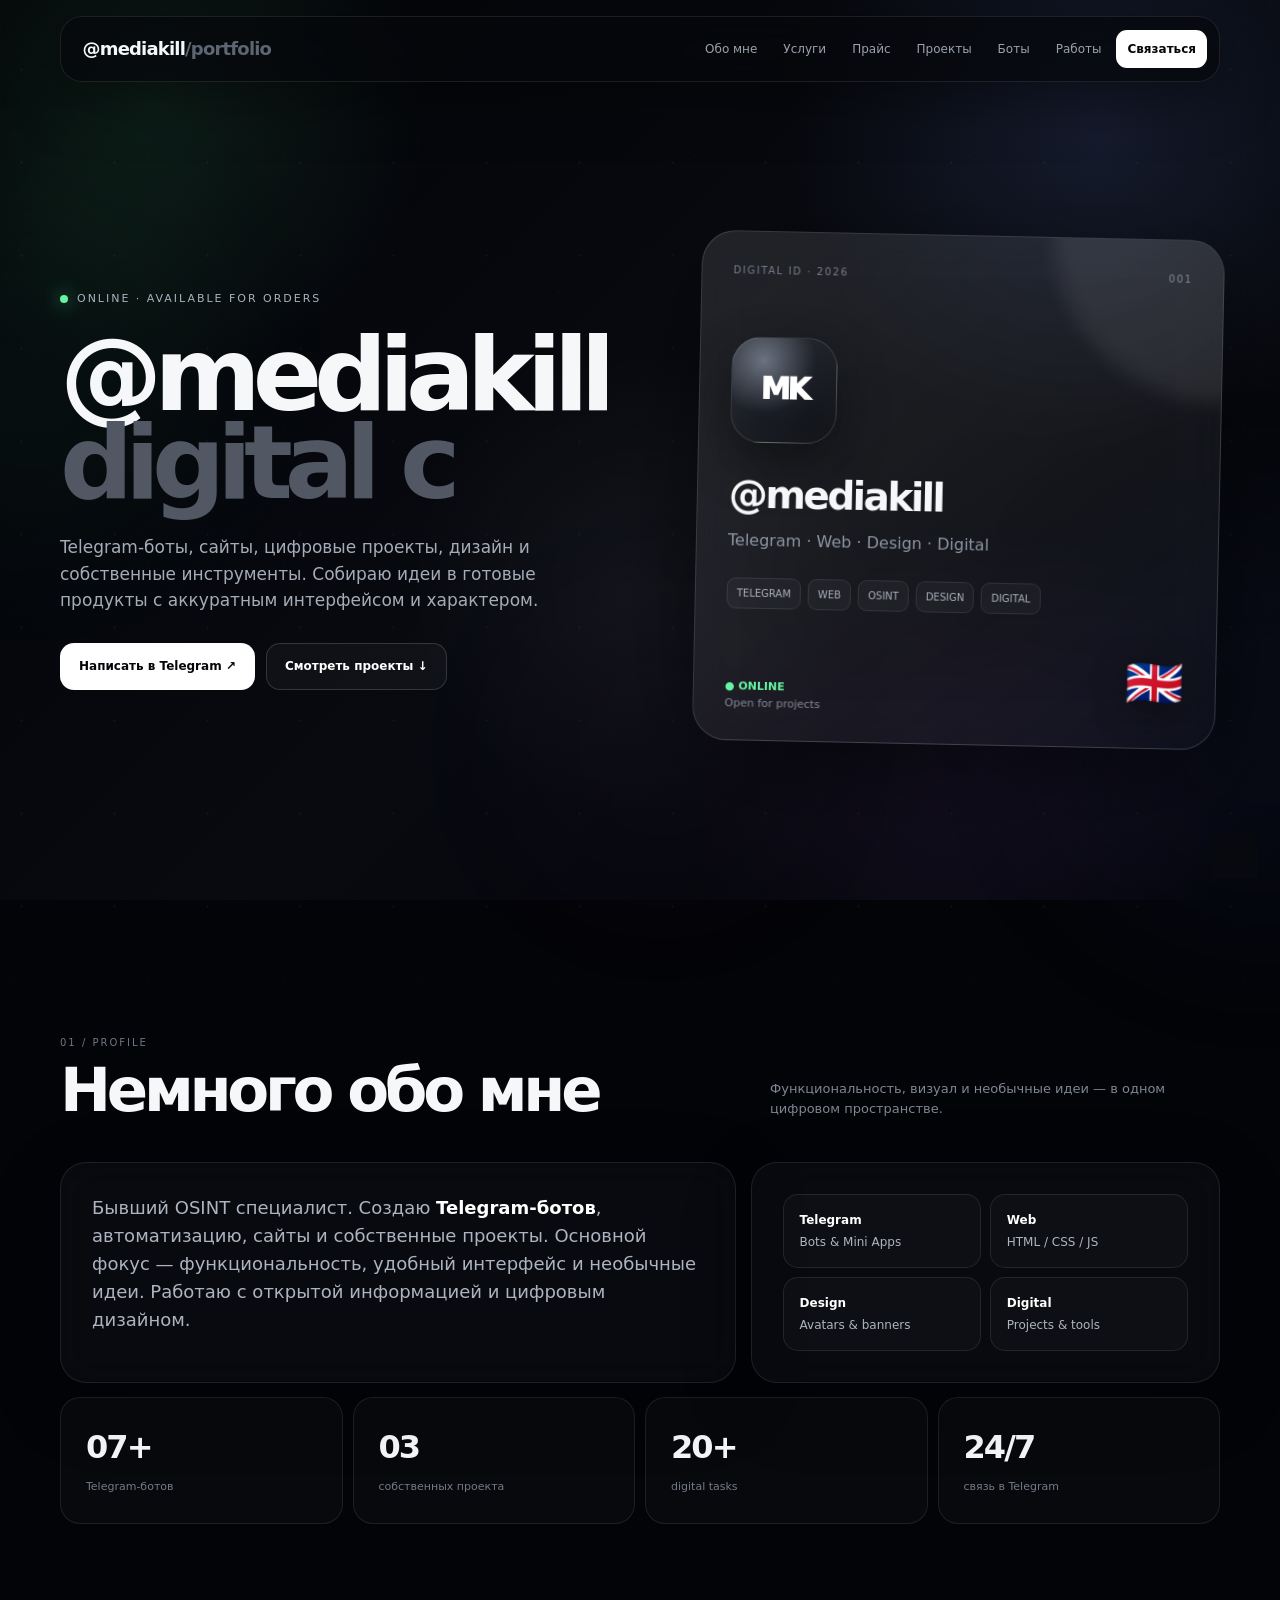
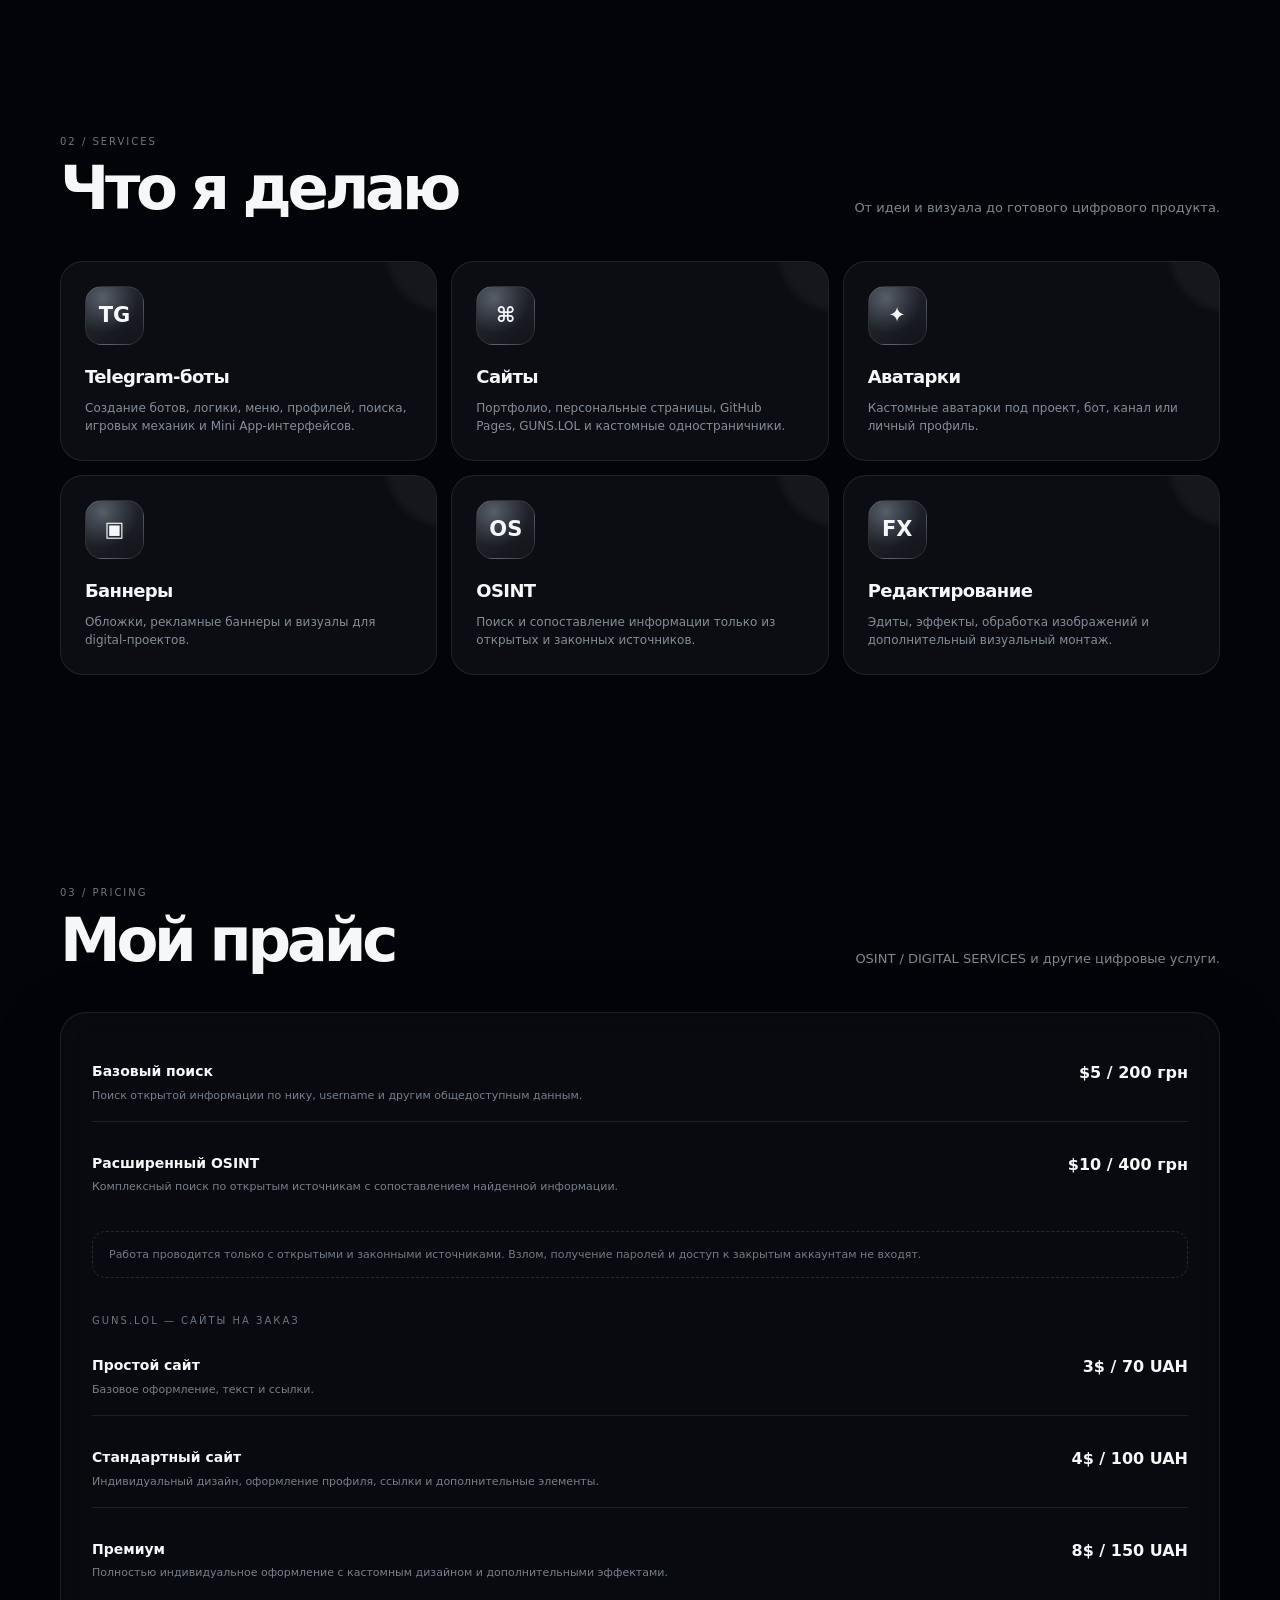
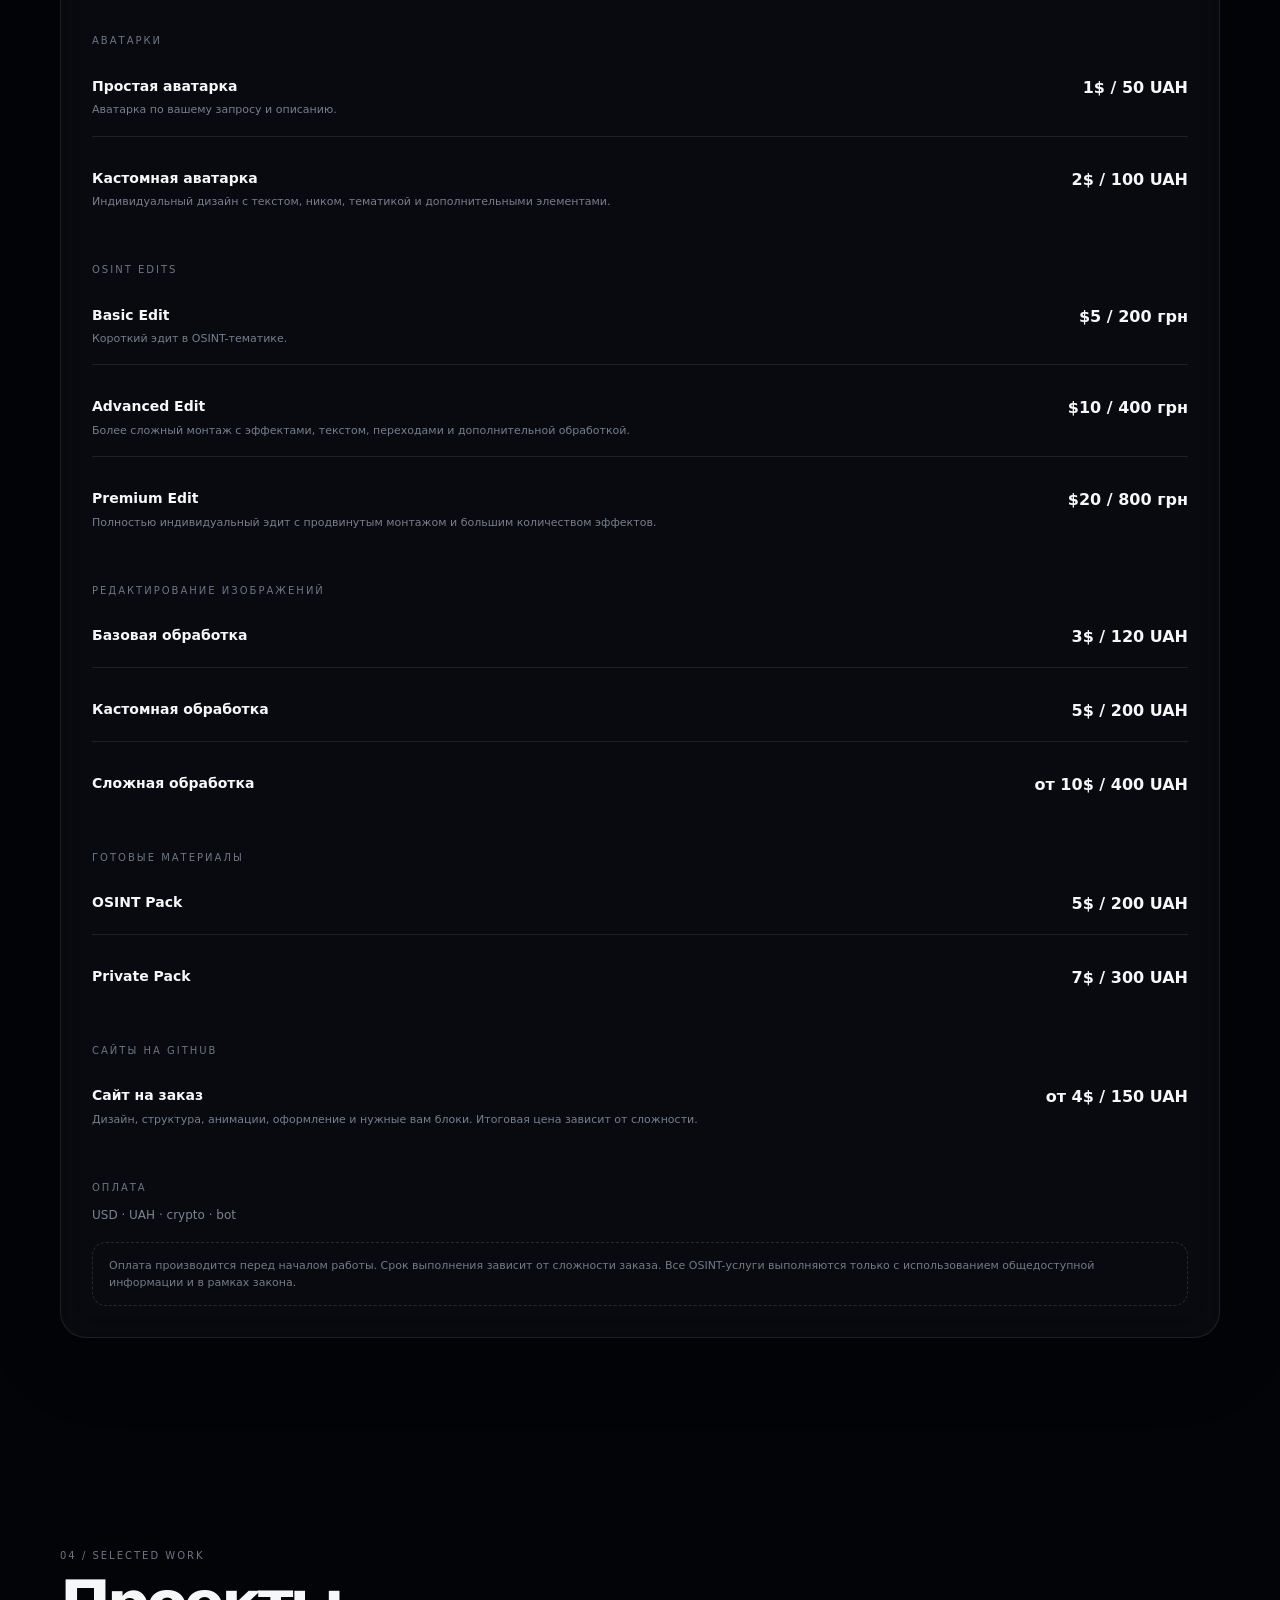
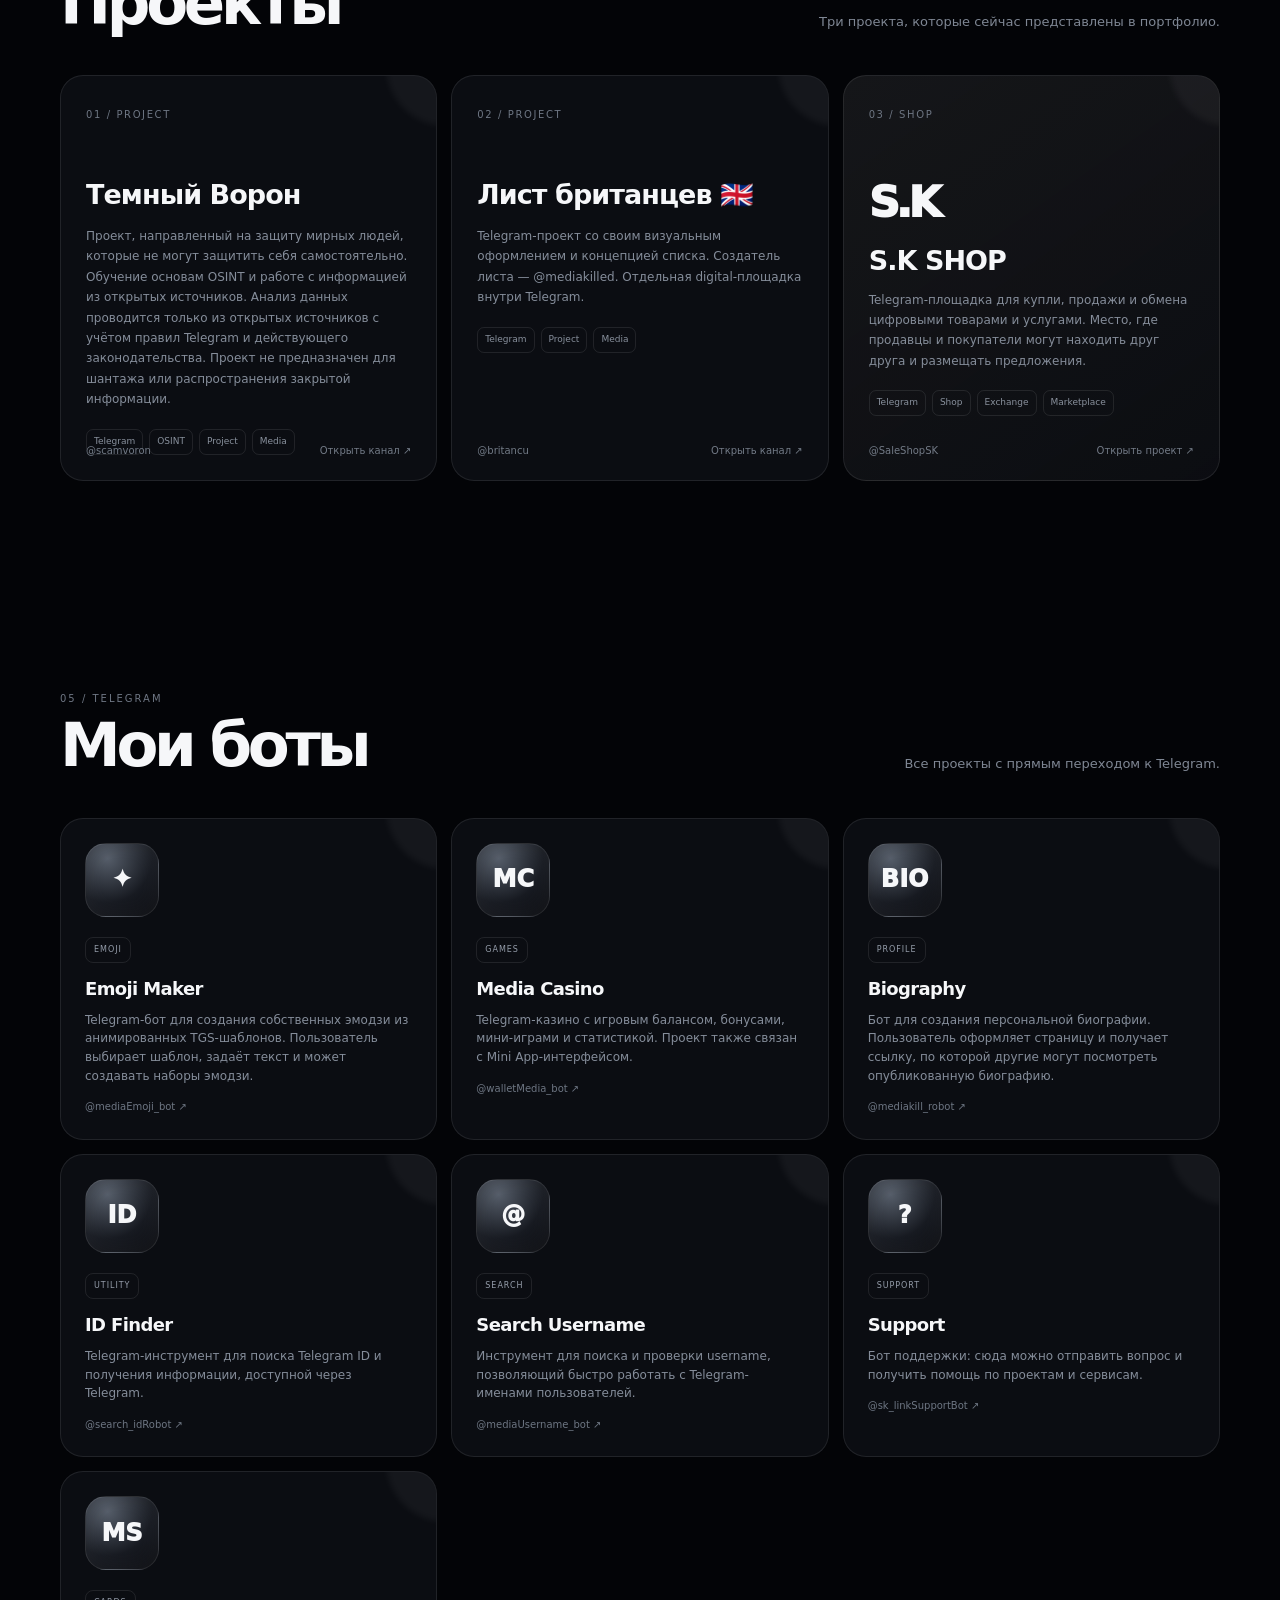
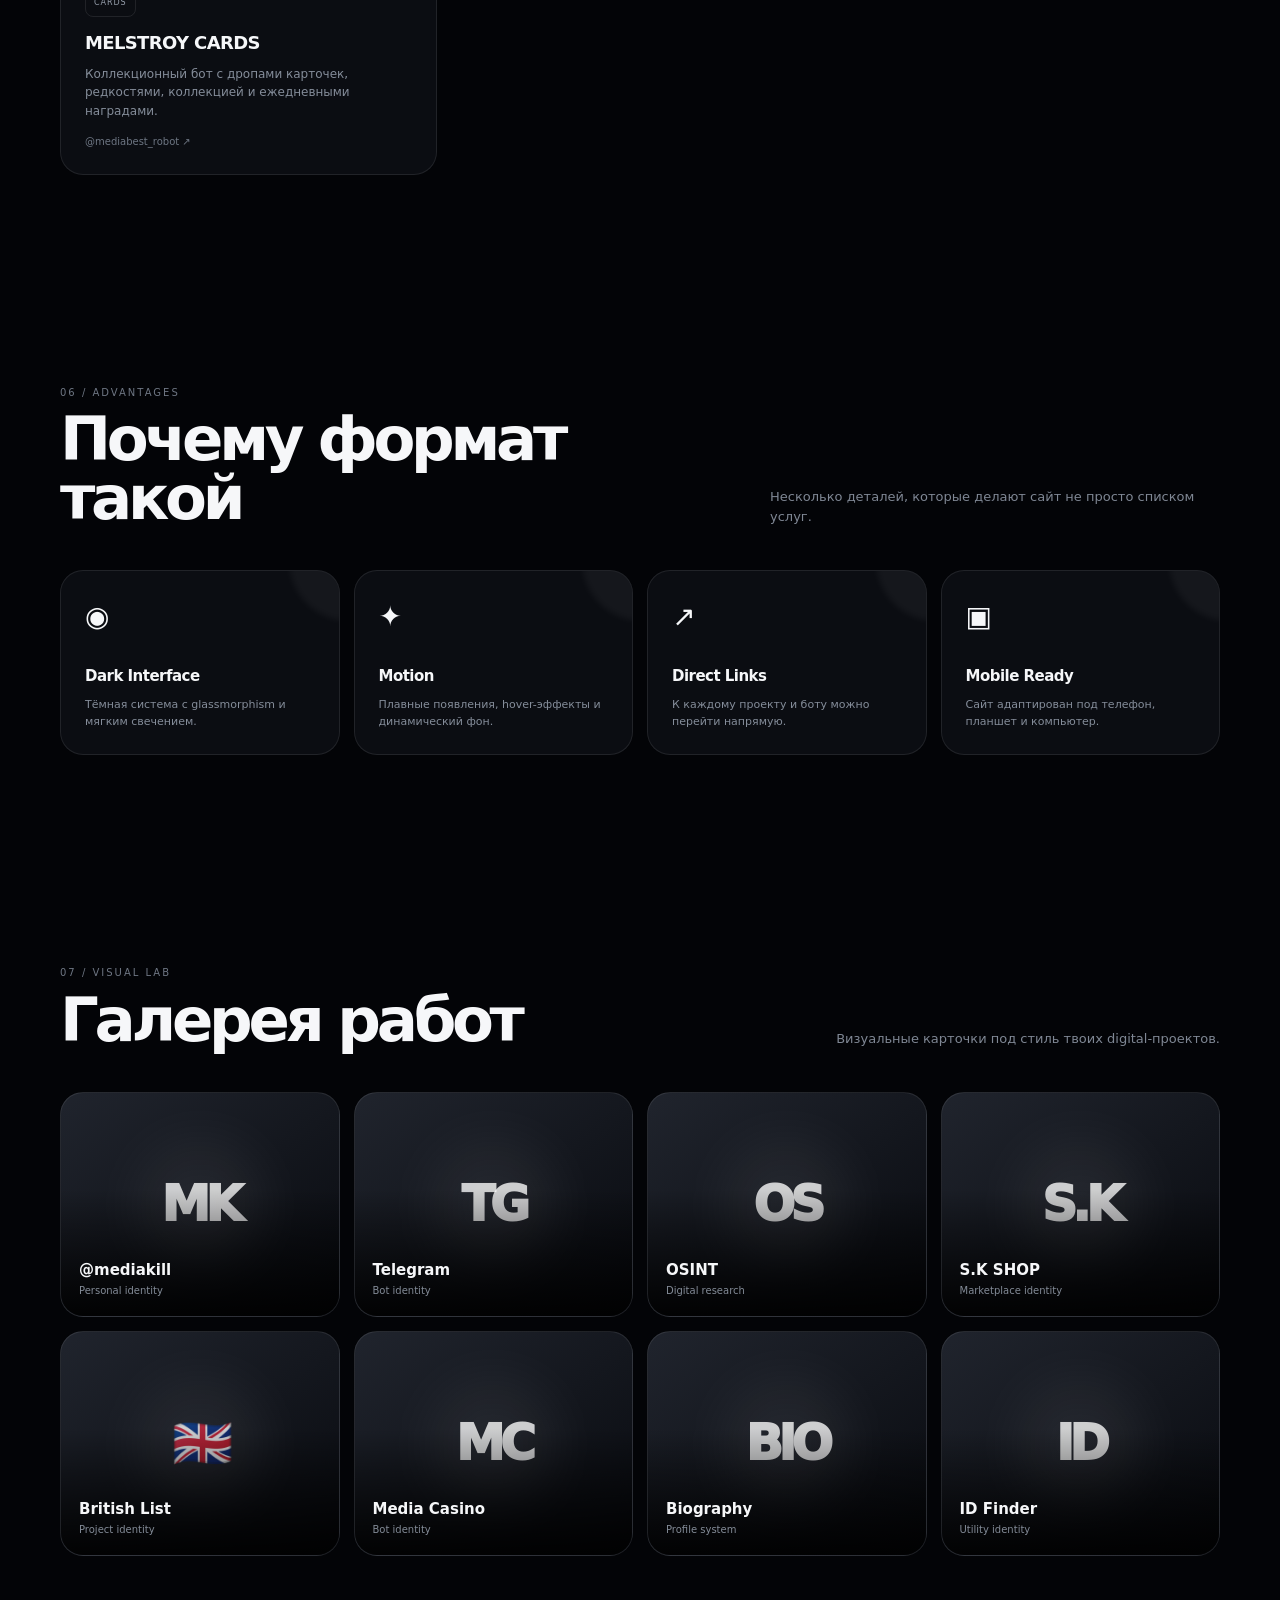
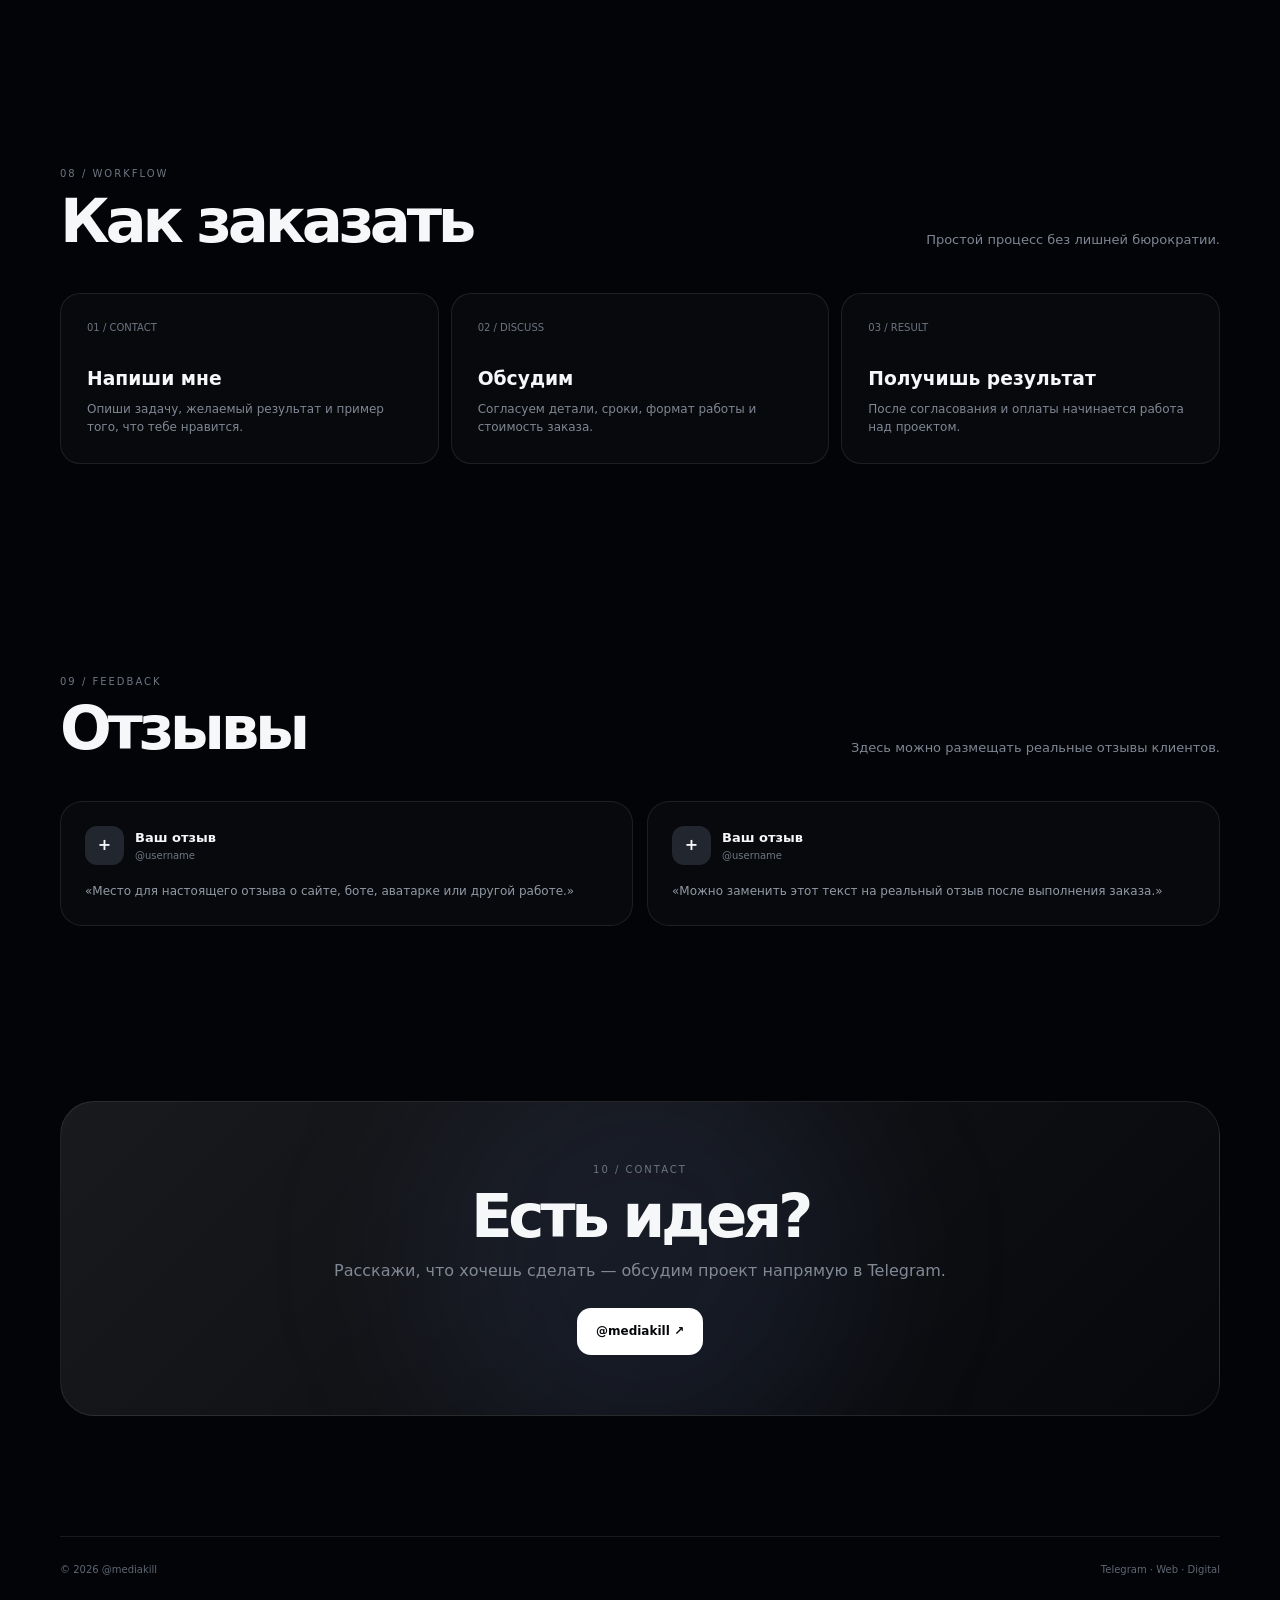
<file: index-2.html>
<!DOCTYPE html>
<html lang="ru">
<head>
<meta charset="UTF-8">
<meta name="viewport" content="width=device-width, initial-scale=1.0">
<meta name="theme-color" content="#050609">
<meta name="description" content="@mediakill — Telegram bots, digital projects, websites, design and services.">
<title>@mediakill — Digital Portfolio</title>
<style>
:root{
--bg:#030407;--bg2:#080a0f;--card:rgba(12,14,20,.68);--card2:rgba(18,21,28,.58);
--line:rgba(255,255,255,.09);--line2:rgba(255,255,255,.15);--text:#f6f7f9;
--muted:#9299a6;--muted2:#626976;--green:#63f5a1;--blue:#7797ff;
--shadow:0 28px 100px rgba(0,0,0,.48);--radius:26px;
}
*{box-sizing:border-box;margin:0;padding:0}
html{scroll-behavior:smooth}
body{
background:var(--bg);color:var(--text);font-family:Inter,ui-sans-serif,system-ui,-apple-system,BlinkMacSystemFont,"Segoe UI",sans-serif;
overflow-x:hidden;line-height:1.55;
}
body:before{
content:"";position:fixed;z-index:-10;inset:0;
background:
radial-gradient(circle at 12% 12%,rgba(101,245,161,.10),transparent 20%),
radial-gradient(circle at 86% 15%,rgba(119,151,255,.12),transparent 23%),
radial-gradient(circle at 50% 65%,rgba(255,255,255,.045),transparent 27%),
radial-gradient(circle at 75% 88%,rgba(166,98,255,.08),transparent 22%),
linear-gradient(135deg,#020306,#080a10 52%,#030407);
}
body:after{
content:"";position:fixed;z-index:-9;inset:-10%;
background-image:
radial-gradient(circle,rgba(255,255,255,.18) 1px,transparent 1.2px),
radial-gradient(circle,rgba(255,255,255,.08) 1px,transparent 1.2px);
background-size:93px 93px,137px 137px;background-position:10px 20px,70px 40px;
opacity:.22;animation:stars 35s linear infinite;pointer-events:none;
}
@keyframes stars{to{transform:translate3d(-60px,40px,0)}}
.bg-orb{position:fixed;z-index:-8;border-radius:50%;filter:blur(80px);pointer-events:none;opacity:.55}
.orb1{width:380px;height:380px;background:rgba(74,239,156,.08);top:18%;left:-160px;animation:orb1 15s ease-in-out infinite alternate}
.orb2{width:450px;height:450px;background:rgba(90,110,255,.09);top:55%;right:-210px;animation:orb2 18s ease-in-out infinite alternate}
.orb3{width:300px;height:300px;background:rgba(187,80,255,.06);bottom:0;left:40%;animation:orb3 13s ease-in-out infinite alternate}
@keyframes orb1{to{transform:translate(180px,90px)}}
@keyframes orb2{to{transform:translate(-150px,-100px)}}
@keyframes orb3{to{transform:translate(80px,-90px)}}
a{color:inherit;text-decoration:none}
button{font:inherit}
.container{width:min(1160px,92%);margin:auto}
.nav{
position:fixed;top:16px;left:50%;transform:translateX(-50%);z-index:100;width:min(1160px,92%);
height:66px;padding:0 12px 0 22px;display:flex;align-items:center;justify-content:space-between;
background:rgba(6,8,12,.72);border:1px solid var(--line);border-radius:22px;
backdrop-filter:blur(24px);box-shadow:0 15px 60px rgba(0,0,0,.38)
}
.brand{font-weight:850;letter-spacing:-.045em;font-size:18px}.brand span{color:#5e6673}
.navlinks{display:flex;gap:4px;align-items:center}.navlinks a{font-size:12px;color:#9ba2ae;padding:10px 11px;border-radius:11px;transition:.25s}
.navlinks a:hover{color:#fff;background:rgba(255,255,255,.06)}.nav-cta{background:#fff!important;color:#050609!important;font-weight:800}
.menu{display:none;border:0;background:none;color:#fff;font-size:24px}
.hero{min-height:930px;padding:150px 0 100px;display:flex;align-items:center}
.hero-grid{display:grid;grid-template-columns:1.04fr .96fr;gap:70px;align-items:center}
.eyebrow{display:flex;align-items:center;gap:9px;color:#aab1bd;font-size:11px;text-transform:uppercase;letter-spacing:.18em;margin-bottom:24px}
.dot{width:8px;height:8px;border-radius:50%;background:var(--green);box-shadow:0 0 18px rgba(99,245,161,.8);animation:pulse 1.7s infinite}
@keyframes pulse{50%{opacity:.3;transform:scale(.65)}}
h1{font-size:clamp(58px,8vw,104px);line-height:.86;letter-spacing:-.08em;margin-bottom:27px}
h1 .dim{color:#515864}
.hero-copy{max-width:660px;color:#a5acb7;font-size:17px}
.actions{display:flex;gap:11px;margin-top:30px;flex-wrap:wrap}
.btn{display:inline-flex;align-items:center;justify-content:center;gap:8px;padding:13px 18px;border-radius:14px;border:1px solid var(--line2);font-size:12px;font-weight:800;transition:.25s}
.btn.primary{background:#fff;color:#050609}.btn.ghost{background:rgba(255,255,255,.035);color:#fff}
.btn:hover{transform:translateY(-3px);box-shadow:0 15px 35px rgba(0,0,0,.3)}
.hero-card{position:relative}.id-card{
position:relative;min-height:510px;padding:31px;border:1px solid rgba(255,255,255,.14);border-radius:34px;
background:linear-gradient(145deg,rgba(255,255,255,.10),rgba(255,255,255,.025));
box-shadow:var(--shadow);overflow:hidden;backdrop-filter:blur(20px);transform:rotate(1.2deg);transition:.5s
}
.id-card:hover{transform:rotate(0) translateY(-8px)}
.id-card:before{content:"";position:absolute;width:330px;height:330px;right:-160px;top:-170px;border-radius:50%;background:rgba(255,255,255,.08);filter:blur(10px)}
.id-card:after{content:"";position:absolute;inset:0;background:linear-gradient(120deg,transparent 25%,rgba(255,255,255,.035) 50%,transparent 75%);transform:translateX(-100%);animation:shine 5s infinite}
@keyframes shine{55%,100%{transform:translateX(100%)}}
.card-top{display:flex;justify-content:space-between;color:#777f8b;font-size:10px;letter-spacing:.16em;text-transform:uppercase}
.avatar{
width:106px;height:106px;border-radius:30px;margin:58px 0 22px;display:grid;place-items:center;
font-weight:950;font-size:30px;letter-spacing:-.1em;color:#fff;
background:radial-gradient(circle at 30% 22%,#6b7280,#1a1d25 48%,#07080c);
border:1px solid rgba(255,255,255,.16);box-shadow:inset 0 0 35px rgba(255,255,255,.07),0 20px 50px rgba(0,0,0,.42)
}
.id-name{font-size:39px;font-weight:900;letter-spacing:-.065em}.id-role{color:#8c94a1;margin-top:4px}
.id-tags{display:flex;gap:7px;flex-wrap:wrap;margin-top:24px}.tag{font-size:10px;color:#aab1bc;padding:7px 9px;border-radius:9px;border:1px solid var(--line);background:rgba(255,255,255,.035)}
.id-bottom{position:absolute;left:31px;right:31px;bottom:28px;display:flex;justify-content:space-between;align-items:end}
.available{font-size:11px;color:#838b98}.available b{color:var(--green)}.flag{font-size:47px;filter:drop-shadow(0 8px 18px rgba(0,0,0,.4))}
.section{padding:105px 0}.section-head{display:flex;justify-content:space-between;gap:30px;align-items:end;margin-bottom:43px}
.kicker{color:#6e7683;font-size:10px;letter-spacing:.2em;text-transform:uppercase;margin-bottom:10px}
h2{font-size:clamp(36px,5vw,61px);line-height:.96;letter-spacing:-.07em}.lead{color:#7f8794;max-width:450px;font-size:13px}
.panel{border:1px solid var(--line);background:var(--card);border-radius:var(--radius);padding:31px;box-shadow:0 20px 75px rgba(0,0,0,.18);backdrop-filter:blur(18px)}
.about-grid{display:grid;grid-template-columns:1.18fr .82fr;gap:15px}.about-text{font-size:18px;color:#adb4bf;max-width:760px}.about-text b{color:#fff}
.skills{display:grid;grid-template-columns:repeat(2,1fr);gap:9px}.skill{padding:16px;border-radius:15px;border:1px solid var(--line);background:rgba(255,255,255,.025);font-size:12px;color:#aeb5bf}.skill span{display:block;color:#fff;font-weight:800;margin-bottom:3px}
.stats{display:grid;grid-template-columns:repeat(4,1fr);gap:10px;margin-top:14px}.stat{padding:25px;border:1px solid var(--line);background:rgba(255,255,255,.025);border-radius:20px}.stat strong{display:block;font-size:32px;letter-spacing:-.06em}.stat span{font-size:11px;color:#737b88}
.service-grid,.bot-grid,.project-grid,.feature-grid,.gallery{display:grid;grid-template-columns:repeat(3,1fr);gap:14px}
.service,.bot,.project,.feature,.work{
border:1px solid var(--line);background:var(--card2);border-radius:23px;padding:24px;transition:.3s;position:relative;overflow:hidden
}
.service:before,.bot:before,.project:before,.feature:before{content:"";position:absolute;width:120px;height:120px;right:-70px;top:-70px;border-radius:50%;background:rgba(255,255,255,.045);filter:blur(3px)}
.service:hover,.bot:hover,.project:hover,.feature:hover,.work:hover{transform:translateY(-6px);border-color:rgba(255,255,255,.19);box-shadow:0 24px 65px rgba(0,0,0,.27)}
.icon-avatar,.bot-avatar{
display:grid;place-items:center;background:radial-gradient(circle at 30% 20%,#555d69,#171a21 58%,#08090d);
border:1px solid rgba(255,255,255,.13);box-shadow:inset 0 0 24px rgba(255,255,255,.06)
}
.icon-avatar{width:59px;height:59px;border-radius:17px;margin-bottom:18px;font-size:21px;font-weight:900}
.service h3,.bot h3,.project h3,.feature h3{font-size:18px;letter-spacing:-.035em;margin-bottom:8px}.service p,.bot p,.project p,.feature p{color:#858d9a;font-size:12px}
.price{font-size:18px;font-weight:850;margin-top:17px}.price small{color:#707783;font-weight:500}
.price-list{display:grid;gap:14px}.price-item{display:grid;grid-template-columns:1fr auto;gap:18px;padding:17px 0;border-bottom:1px solid var(--line)}.price-item:last-child{border-bottom:0}
.price-item h4{font-size:14px}.price-item p{color:#777f8c;font-size:11px;margin-top:4px}.price-value{font-weight:850;white-space:nowrap}
.notice{margin-top:18px;padding:14px 16px;border:1px dashed rgba(255,255,255,.13);border-radius:14px;color:#737b87;font-size:11px}
.project-grid{grid-template-columns:repeat(3,1fr)}
.project{min-height:355px;padding:25px}.project-num{font-size:10px;color:#6e7683;letter-spacing:.16em}
.project h3{font-size:27px;margin:48px 0 10px}.project p{line-height:1.7}.project-tags{display:flex;gap:6px;flex-wrap:wrap;margin-top:19px}.project-tag{font-size:9px;color:#89919d;border:1px solid var(--line);padding:5px 7px;border-radius:7px}
.project-foot{position:absolute;left:25px;right:25px;bottom:21px;display:flex;justify-content:space-between;color:#737b87;font-size:10px}
.project.shop{background:linear-gradient(145deg,rgba(255,255,255,.075),rgba(20,22,28,.52))}
.project.shop .shop-mark{font-size:43px;font-weight:950;letter-spacing:-.09em;margin-top:43px}.project.shop h3{margin:4px 0 8px}
.bot-grid{grid-template-columns:repeat(3,1fr)}.bot-avatar{width:74px;height:74px;border-radius:21px;margin-bottom:18px;font-size:24px;font-weight:950}
.badge{display:inline-block;font-size:8px;letter-spacing:.12em;text-transform:uppercase;color:#959daa;border:1px solid var(--line);padding:6px 8px;border-radius:8px;margin-bottom:12px}
.bot .bot-user{font-size:10px;color:#6e7683;margin-top:14px}.bot-link{display:inline-block;margin-top:16px;font-size:11px;font-weight:800}
.feature-grid{grid-template-columns:repeat(4,1fr)}.feature{min-height:180px}.feature .big{font-size:28px;margin-bottom:26px}.feature h3{font-size:15px}.feature p{font-size:11px}
.gallery{grid-template-columns:repeat(4,1fr)}.work{padding:0;min-height:225px;display:flex;align-items:end;background:linear-gradient(145deg,#20242d,#080a0f)}
.work-visual{position:absolute;inset:0;display:grid;place-items:center;font-size:49px;font-weight:950;letter-spacing:-.1em;color:rgba(255,255,255,.78)}
.work-visual:before{content:"";position:absolute;width:120px;height:120px;border-radius:50%;background:rgba(255,255,255,.07);filter:blur(30px)}
.work-overlay{position:relative;width:100%;padding:18px;background:linear-gradient(transparent,rgba(0,0,0,.9));padding-top:70px}.work-overlay h3{font-size:15px}.work-overlay p{font-size:10px;color:#838b97}
.process{display:grid;grid-template-columns:repeat(3,1fr);gap:12px}.step{padding:26px;border:1px solid var(--line);border-radius:20px;background:rgba(255,255,255,.025)}.step-num{font-size:10px;color:#6d7582}.step h3{margin:28px 0 7px}.step p{color:#7f8794;font-size:12px}
.reviews{display:grid;grid-template-columns:repeat(2,1fr);gap:14px}.review{padding:24px;border:1px solid var(--line);border-radius:22px;background:rgba(255,255,255,.025)}
.review-top{display:flex;align-items:center;gap:11px}.mini{width:39px;height:39px;border-radius:12px;background:#22262f;display:grid;place-items:center;font-weight:800}.review-name{font-size:13px;font-weight:750}.review-user{font-size:10px;color:#6f7784}.review p{color:#929aa6;font-size:12px;margin-top:17px}
.contact{padding:70px 0 120px}.contact-box{position:relative;overflow:hidden;padding:60px;border:1px solid var(--line);border-radius:34px;background:linear-gradient(135deg,rgba(255,255,255,.09),rgba(255,255,255,.02));text-align:center}
.contact-box:before{content:"";position:absolute;width:450px;height:450px;border-radius:50%;background:rgba(119,151,255,.08);filter:blur(80px);left:50%;top:50%;transform:translate(-50%,-50%)}.contact-box>*{position:relative}.contact-box h2{margin-bottom:13px}.contact-box p{color:#818995;margin-bottom:25px}
footer{border-top:1px solid var(--line);padding:25px 0;color:#5f6773;font-size:10px;display:flex;justify-content:space-between}
.float{position:fixed;right:22px;bottom:22px;z-index:30;width:45px;height:45px;border:1px solid var(--line);border-radius:14px;background:rgba(10,11,15,.78);backdrop-filter:blur(15px);color:#fff;cursor:pointer}
.reveal{opacity:0;transform:translateY(22px);transition:opacity .75s ease,transform .75s ease}.reveal.show{opacity:1;transform:none}
@media(max-width:900px){
.navlinks{display:none}.menu{display:block}.nav.open .navlinks{display:flex;position:absolute;top:73px;left:0;right:0;padding:10px;flex-direction:column;background:rgba(7,9,13,.96);border:1px solid var(--line);border-radius:18px}
.nav.open .navlinks a{width:100%;text-align:center}.hero{min-height:auto;padding-top:145px}.hero-grid{grid-template-columns:1fr;gap:55px}.hero-card{max-width:670px;width:100%;margin:auto}
.service-grid,.bot-grid{grid-template-columns:repeat(2,1fr)}.project-grid{grid-template-columns:1fr 1fr}.feature-grid{grid-template-columns:repeat(2,1fr)}
.gallery{grid-template-columns:repeat(2,1fr)}.about-grid{grid-template-columns:1fr}
}
@media(max-width:580px){
.container{width:94%}.section{padding:76px 0}.section-head{display:block}.lead{margin-top:15px}.stats{grid-template-columns:1fr 1fr}
.service-grid,.bot-grid,.project-grid,.process,.reviews{grid-template-columns:1fr}.feature-grid{grid-template-columns:1fr 1fr}.gallery{grid-template-columns:1fr 1fr}
.id-card{min-height:455px}.id-name{font-size:31px}h1{font-size:60px}.hero-copy{font-size:15px}.price-item{grid-template-columns:1fr}.price-value{font-size:14px}.contact-box{padding:42px 20px}footer{flex-direction:column;gap:8px}
}
</style>
</head>
<body>
<div class="bg-orb orb1"></div><div class="bg-orb orb2"></div><div class="bg-orb orb3"></div>

<nav class="nav" id="nav">
<a class="brand" href="#top">@mediakill<span>/portfolio</span></a>
<div class="navlinks">
<a href="#about">Обо мне</a><a href="#services">Услуги</a><a href="#price">Прайс</a><a href="#projects">Проекты</a><a href="#bots">Боты</a><a href="#works">Работы</a><a href="#contact" class="nav-cta">Связаться</a>
</div><button class="menu" id="menu">☰</button>
</nav>

<main id="top">
<section class="hero">
<div class="container hero-grid">
<div class="reveal">
<div class="eyebrow"><span class="dot"></span> ONLINE · AVAILABLE FOR ORDERS</div>
<h1>@mediakill<br><span class="dim" id="typing">digital creator</span></h1>
<p class="hero-copy">Telegram-боты, сайты, цифровые проекты, дизайн и собственные инструменты. Собираю идеи в готовые продукты с аккуратным интерфейсом и характером.</p>
<div class="actions"><a class="btn primary" href="https://t.me/mediakill" target="_blank">Написать в Telegram ↗</a><a class="btn ghost" href="#projects">Смотреть проекты ↓</a></div>
</div>
<div class="hero-card reveal"><div class="id-card">
<div class="card-top"><span>DIGITAL ID · 2026</span><span>001</span></div>
<div class="avatar">MK</div><div class="id-name">@mediakill</div><div class="id-role">Telegram · Web · Design · Digital</div>
<div class="id-tags"><span class="tag">TELEGRAM</span><span class="tag">WEB</span><span class="tag">OSINT</span><span class="tag">DESIGN</span><span class="tag">DIGITAL</span></div>
<div class="id-bottom"><div class="available"><b>● ONLINE</b><br>Open for projects</div><div class="flag">🇬🇧</div></div>
</div></div>
</div>
</section>

<section class="section reveal" id="about"><div class="container">
<div class="section-head"><div><div class="kicker">01 / profile</div><h2>Немного обо мне</h2></div><p class="lead">Функциональность, визуал и необычные идеи — в одном цифровом пространстве.</p></div>
<div class="about-grid"><div class="panel"><p class="about-text">Бывший OSINT специалист. Создаю <b>Telegram-ботов</b>, автоматизацию, сайты и собственные проекты. Основной фокус — функциональность, удобный интерфейс и необычные идеи. Работаю с открытой информацией и цифровым дизайном.</p></div>
<div class="panel"><div class="skills"><div class="skill"><span>Telegram</span>Bots & Mini Apps</div><div class="skill"><span>Web</span>HTML / CSS / JS</div><div class="skill"><span>Design</span>Avatars & banners</div><div class="skill"><span>Digital</span>Projects & tools</div></div></div></div>
<div class="stats"><div class="stat"><strong>07+</strong><span>Telegram-ботов</span></div><div class="stat"><strong>03</strong><span>собственных проекта</span></div><div class="stat"><strong>20+</strong><span>digital tasks</span></div><div class="stat"><strong>24/7</strong><span>связь в Telegram</span></div></div>
</div></section>

<section class="section reveal" id="services"><div class="container">
<div class="section-head"><div><div class="kicker">02 / services</div><h2>Что я делаю</h2></div><p class="lead">От идеи и визуала до готового цифрового продукта.</p></div>
<div class="service-grid">
<div class="service"><div class="icon-avatar">TG</div><h3>Telegram-боты</h3><p>Создание ботов, логики, меню, профилей, поиска, игровых механик и Mini App-интерфейсов.</p></div>
<div class="service"><div class="icon-avatar">⌘</div><h3>Сайты</h3><p>Портфолио, персональные страницы, GitHub Pages, GUNS.LOL и кастомные одностраничники.</p></div>
<div class="service"><div class="icon-avatar">✦</div><h3>Аватарки</h3><p>Кастомные аватарки под проект, бот, канал или личный профиль.</p></div>
<div class="service"><div class="icon-avatar">▣</div><h3>Баннеры</h3><p>Обложки, рекламные баннеры и визуалы для digital-проектов.</p></div>
<div class="service"><div class="icon-avatar">OS</div><h3>OSINT</h3><p>Поиск и сопоставление информации только из открытых и законных источников.</p></div>
<div class="service"><div class="icon-avatar">FX</div><h3>Редактирование</h3><p>Эдиты, эффекты, обработка изображений и дополнительный визуальный монтаж.</p></div>
</div></div></section>

<section class="section reveal" id="price"><div class="container">
<div class="section-head"><div><div class="kicker">03 / pricing</div><h2>Мой прайс</h2></div><p class="lead">OSINT / DIGITAL SERVICES и другие цифровые услуги.</p></div>
<div class="panel">
<div class="price-list">
<div class="price-item"><div><h4>Базовый поиск</h4><p>Поиск открытой информации по нику, username и другим общедоступным данным.</p></div><div class="price-value">$5 / 200 грн</div></div>
<div class="price-item"><div><h4>Расширенный OSINT</h4><p>Комплексный поиск по открытым источникам с сопоставлением найденной информации.</p></div><div class="price-value">$10 / 400 грн</div></div>
</div>
<div class="notice">Работа проводится только с открытыми и законными источниками. Взлом, получение паролей и доступ к закрытым аккаунтам не входят.</div>
<div class="kicker" style="margin-top:35px">GUNS.LOL — сайты на заказ</div>
<div class="price-list">
<div class="price-item"><div><h4>Простой сайт</h4><p>Базовое оформление, текст и ссылки.</p></div><div class="price-value">3$ / 70 UAH</div></div>
<div class="price-item"><div><h4>Стандартный сайт</h4><p>Индивидуальный дизайн, оформление профиля, ссылки и дополнительные элементы.</p></div><div class="price-value">4$ / 100 UAH</div></div>
<div class="price-item"><div><h4>Премиум</h4><p>Полностью индивидуальное оформление с кастомным дизайном и дополнительными эффектами.</p></div><div class="price-value">8$ / 150 UAH</div></div>
</div>
<div class="kicker" style="margin-top:35px">АВАТАРКИ</div>
<div class="price-list">
<div class="price-item"><div><h4>Простая аватарка</h4><p>Аватарка по вашему запросу и описанию.</p></div><div class="price-value">1$ / 50 UAH</div></div>
<div class="price-item"><div><h4>Кастомная аватарка</h4><p>Индивидуальный дизайн с текстом, ником, тематикой и дополнительными элементами.</p></div><div class="price-value">2$ / 100 UAH</div></div>
</div>
<div class="kicker" style="margin-top:35px">OSINT EDITS</div>
<div class="price-list">
<div class="price-item"><div><h4>Basic Edit</h4><p>Короткий эдит в OSINT-тематике.</p></div><div class="price-value">$5 / 200 грн</div></div>
<div class="price-item"><div><h4>Advanced Edit</h4><p>Более сложный монтаж с эффектами, текстом, переходами и дополнительной обработкой.</p></div><div class="price-value">$10 / 400 грн</div></div>
<div class="price-item"><div><h4>Premium Edit</h4><p>Полностью индивидуальный эдит с продвинутым монтажом и большим количеством эффектов.</p></div><div class="price-value">$20 / 800 грн</div></div>
</div>
<div class="kicker" style="margin-top:35px">РЕДАКТИРОВАНИЕ ИЗОБРАЖЕНИЙ</div>
<div class="price-list">
<div class="price-item"><div><h4>Базовая обработка</h4></div><div class="price-value">3$ / 120 UAH</div></div>
<div class="price-item"><div><h4>Кастомная обработка</h4></div><div class="price-value">5$ / 200 UAH</div></div>
<div class="price-item"><div><h4>Сложная обработка</h4></div><div class="price-value">от 10$ / 400 UAH</div></div>
</div>
<div class="kicker" style="margin-top:35px">ГОТОВЫЕ МАТЕРИАЛЫ</div>
<div class="price-list">
<div class="price-item"><div><h4>OSINT Pack</h4></div><div class="price-value">5$ / 200 UAH</div></div>
<div class="price-item"><div><h4>Private Pack</h4></div><div class="price-value">7$ / 300 UAH</div></div>
</div>
<div class="kicker" style="margin-top:35px">САЙТЫ НА GITHUB</div>
<div class="price-list"><div class="price-item"><div><h4>Сайт на заказ</h4><p>Дизайн, структура, анимации, оформление и нужные вам блоки. Итоговая цена зависит от сложности.</p></div><div class="price-value">от 4$ / 150 UAH</div></div></div>
<div class="kicker" style="margin-top:35px">ОПЛАТА</div><p style="color:#7c8490;font-size:12px">USD · UAH · crypto · bot</p>
<div class="notice">Оплата производится перед началом работы. Срок выполнения зависит от сложности заказа. Все OSINT-услуги выполняются только с использованием общедоступной информации и в рамках закона.</div>
</div></div></section>

<section class="section reveal" id="projects"><div class="container">
<div class="section-head"><div><div class="kicker">04 / selected work</div><h2>Проекты</h2></div><p class="lead">Три проекта, которые сейчас представлены в портфолио.</p></div>
<div class="project-grid">
<a class="project" href="https://t.me/scamvoron" target="_blank"><span class="project-num">01 / PROJECT</span><h3>Темный Ворон</h3><p>Проект, направленный на защиту мирных людей, которые не могут защитить себя самостоятельно. Обучение основам OSINT и работе с информацией из открытых источников. Анализ данных проводится только из открытых источников с учётом правил Telegram и действующего законодательства. Проект не предназначен для шантажа или распространения закрытой информации.</p><div class="project-tags"><span class="project-tag">Telegram</span><span class="project-tag">OSINT</span><span class="project-tag">Project</span><span class="project-tag">Media</span></div><div class="project-foot"><span>@scamvoron</span><span>Открыть канал ↗</span></div></a>
<a class="project" href="https://t.me/britancu" target="_blank"><span class="project-num">02 / PROJECT</span><h3>Лист британцев 🇬🇧</h3><p>Telegram-проект со своим визуальным оформлением и концепцией списка. Создатель листа — @mediakilled. Отдельная digital-площадка внутри Telegram.</p><div class="project-tags"><span class="project-tag">Telegram</span><span class="project-tag">Project</span><span class="project-tag">Media</span></div><div class="project-foot"><span>@britancu</span><span>Открыть канал ↗</span></div></a>
<a class="project shop" href="https://t.me/SaleShopSK" target="_blank"><span class="project-num">03 / SHOP</span><div class="shop-mark">S.K</div><h3>S.K SHOP</h3><p>Telegram-площадка для купли, продажи и обмена цифровыми товарами и услугами. Место, где продавцы и покупатели могут находить друг друга и размещать предложения.</p><div class="project-tags"><span class="project-tag">Telegram</span><span class="project-tag">Shop</span><span class="project-tag">Exchange</span><span class="project-tag">Marketplace</span></div><div class="project-foot"><span>@SaleShopSK</span><span>Открыть проект ↗</span></div></a>
</div></div></section>

<section class="section reveal" id="bots"><div class="container">
<div class="section-head"><div><div class="kicker">05 / telegram</div><h2>Мои боты</h2></div><p class="lead">Все проекты с прямым переходом к Telegram.</p></div>
<div class="bot-grid">
<a class="bot" href="https://t.me/mediaEmoji_bot" target="_blank"><div class="bot-avatar">✦</div><span class="badge">Emoji</span><h3>Emoji Maker</h3><p>Telegram-бот для создания собственных эмодзи из анимированных TGS-шаблонов. Пользователь выбирает шаблон, задаёт текст и может создавать наборы эмодзи.</p><div class="bot-user">@mediaEmoji_bot ↗</div></a>
<a class="bot" href="https://t.me/walletMedia_bot" target="_blank"><div class="bot-avatar">MC</div><span class="badge">Games</span><h3>Media Casino</h3><p>Telegram-казино с игровым балансом, бонусами, мини-играми и статистикой. Проект также связан с Mini App-интерфейсом.</p><div class="bot-user">@walletMedia_bot ↗</div></a>
<a class="bot" href="https://t.me/mediakill_robot" target="_blank"><div class="bot-avatar">BIO</div><span class="badge">Profile</span><h3>Biography</h3><p>Бот для создания персональной биографии. Пользователь оформляет страницу и получает ссылку, по которой другие могут посмотреть опубликованную биографию.</p><div class="bot-user">@mediakill_robot ↗</div></a>
<a class="bot" href="https://t.me/search_idRobot" target="_blank"><div class="bot-avatar">ID</div><span class="badge">Utility</span><h3>ID Finder</h3><p>Telegram-инструмент для поиска Telegram ID и получения информации, доступной через Telegram.</p><div class="bot-user">@search_idRobot ↗</div></a>
<a class="bot" href="https://t.me/mediaUsername_bot" target="_blank"><div class="bot-avatar">@</div><span class="badge">Search</span><h3>Search Username</h3><p>Инструмент для поиска и проверки username, позволяющий быстро работать с Telegram-именами пользователей.</p><div class="bot-user">@mediaUsername_bot ↗</div></a>
<a class="bot" href="https://t.me/sk_linkSupportBot" target="_blank"><div class="bot-avatar">?</div><span class="badge">Support</span><h3>Support</h3><p>Бот поддержки: сюда можно отправить вопрос и получить помощь по проектам и сервисам.</p><div class="bot-user">@sk_linkSupportBot ↗</div></a>
<a class="bot" href="https://t.me/mediabest_robot" target="_blank"><div class="bot-avatar">MS</div><span class="badge">Cards</span><h3>MELSTROY CARDS</h3><p>Коллекционный бот с дропами карточек, редкостями, коллекцией и ежедневными наградами.</p><div class="bot-user">@mediabest_robot ↗</div></a>
</div></div></section>

<section class="section reveal"><div class="container">
<div class="section-head"><div><div class="kicker">06 / advantages</div><h2>Почему формат такой</h2></div><p class="lead">Несколько деталей, которые делают сайт не просто списком услуг.</p></div>
<div class="feature-grid">
<div class="feature"><div class="big">◉</div><h3>Dark Interface</h3><p>Тёмная система с glassmorphism и мягким свечением.</p></div>
<div class="feature"><div class="big">✦</div><h3>Motion</h3><p>Плавные появления, hover-эффекты и динамический фон.</p></div>
<div class="feature"><div class="big">↗</div><h3>Direct Links</h3><p>К каждому проекту и боту можно перейти напрямую.</p></div>
<div class="feature"><div class="big">▣</div><h3>Mobile Ready</h3><p>Сайт адаптирован под телефон, планшет и компьютер.</p></div>
</div></div></section>

<section class="section reveal" id="works"><div class="container">
<div class="section-head"><div><div class="kicker">07 / visual lab</div><h2>Галерея работ</h2></div><p class="lead">Визуальные карточки под стиль твоих digital-проектов.</p></div>
<div class="gallery">
<div class="work"><div class="work-visual">MK</div><div class="work-overlay"><h3>@mediakill</h3><p>Personal identity</p></div></div>
<div class="work"><div class="work-visual">TG</div><div class="work-overlay"><h3>Telegram</h3><p>Bot identity</p></div></div>
<div class="work"><div class="work-visual">OS</div><div class="work-overlay"><h3>OSINT</h3><p>Digital research</p></div></div>
<div class="work"><div class="work-visual">S.K</div><div class="work-overlay"><h3>S.K SHOP</h3><p>Marketplace identity</p></div></div>
<div class="work"><div class="work-visual">🇬🇧</div><div class="work-overlay"><h3>British List</h3><p>Project identity</p></div></div>
<div class="work"><div class="work-visual">MC</div><div class="work-overlay"><h3>Media Casino</h3><p>Bot identity</p></div></div>
<div class="work"><div class="work-visual">BIO</div><div class="work-overlay"><h3>Biography</h3><p>Profile system</p></div></div>
<div class="work"><div class="work-visual">ID</div><div class="work-overlay"><h3>ID Finder</h3><p>Utility identity</p></div></div>
</div></div></section>

<section class="section reveal"><div class="container">
<div class="section-head"><div><div class="kicker">08 / workflow</div><h2>Как заказать</h2></div><p class="lead">Простой процесс без лишней бюрократии.</p></div>
<div class="process"><div class="step"><div class="step-num">01 / CONTACT</div><h3>Напиши мне</h3><p>Опиши задачу, желаемый результат и пример того, что тебе нравится.</p></div><div class="step"><div class="step-num">02 / DISCUSS</div><h3>Обсудим</h3><p>Согласуем детали, сроки, формат работы и стоимость заказа.</p></div><div class="step"><div class="step-num">03 / RESULT</div><h3>Получишь результат</h3><p>После согласования и оплаты начинается работа над проектом.</p></div></div>
</div></section>

<section class="section reveal"><div class="container">
<div class="section-head"><div><div class="kicker">09 / feedback</div><h2>Отзывы</h2></div><p class="lead">Здесь можно размещать реальные отзывы клиентов.</p></div>
<div class="reviews"><div class="review"><div class="review-top"><div class="mini">+</div><div><div class="review-name">Ваш отзыв</div><div class="review-user">@username</div></div></div><p>«Место для настоящего отзыва о сайте, боте, аватарке или другой работе.»</p></div><div class="review"><div class="review-top"><div class="mini">+</div><div><div class="review-name">Ваш отзыв</div><div class="review-user">@username</div></div></div><p>«Можно заменить этот текст на реальный отзыв после выполнения заказа.»</p></div></div>
</div></section>

<section class="contact reveal" id="contact"><div class="container"><div class="contact-box">
<div class="kicker">10 / contact</div><h2>Есть идея?</h2><p>Расскажи, что хочешь сделать — обсудим проект напрямую в Telegram.</p><a class="btn primary" href="https://t.me/mediakill" target="_blank">@mediakill ↗</a>
</div></div></section>
</main>

<footer class="container"><span>© 2026 @mediakill</span><span>Telegram · Web · Digital</span></footer>
<button class="float" id="up" title="Наверх">↑</button>

<script>
const nav=document.getElementById('nav'),menu=document.getElementById('menu');
menu.addEventListener('click',()=>nav.classList.toggle('open'));
document.querySelectorAll('.navlinks a').forEach(a=>a.addEventListener('click',()=>nav.classList.remove('open')));
const observer=new IntersectionObserver(entries=>entries.forEach(e=>{if(e.isIntersecting)e.target.classList.add('show')}),{threshold:.07});
document.querySelectorAll('.reveal').forEach(e=>observer.observe(e));
const words=['digital creator','telegram developer','web designer','project builder','digital maker'];
let wi=0,ci=0,del=false;const typing=document.getElementById('typing');
function typeLoop(){const w=words[wi];typing.textContent=w.slice(0,ci);if(!del&&ci<w.length){ci++;setTimeout(typeLoop,75)}else if(!del){del=true;setTimeout(typeLoop,1200)}else if(ci>0){ci--;setTimeout(typeLoop,35)}else{del=false;wi=(wi+1)%words.length;setTimeout(typeLoop,300)}}typeLoop();
document.getElementById('up').onclick=()=>window.scrollTo({top:0,behavior:'smooth'});
</script>
</body>
</html>
</file>
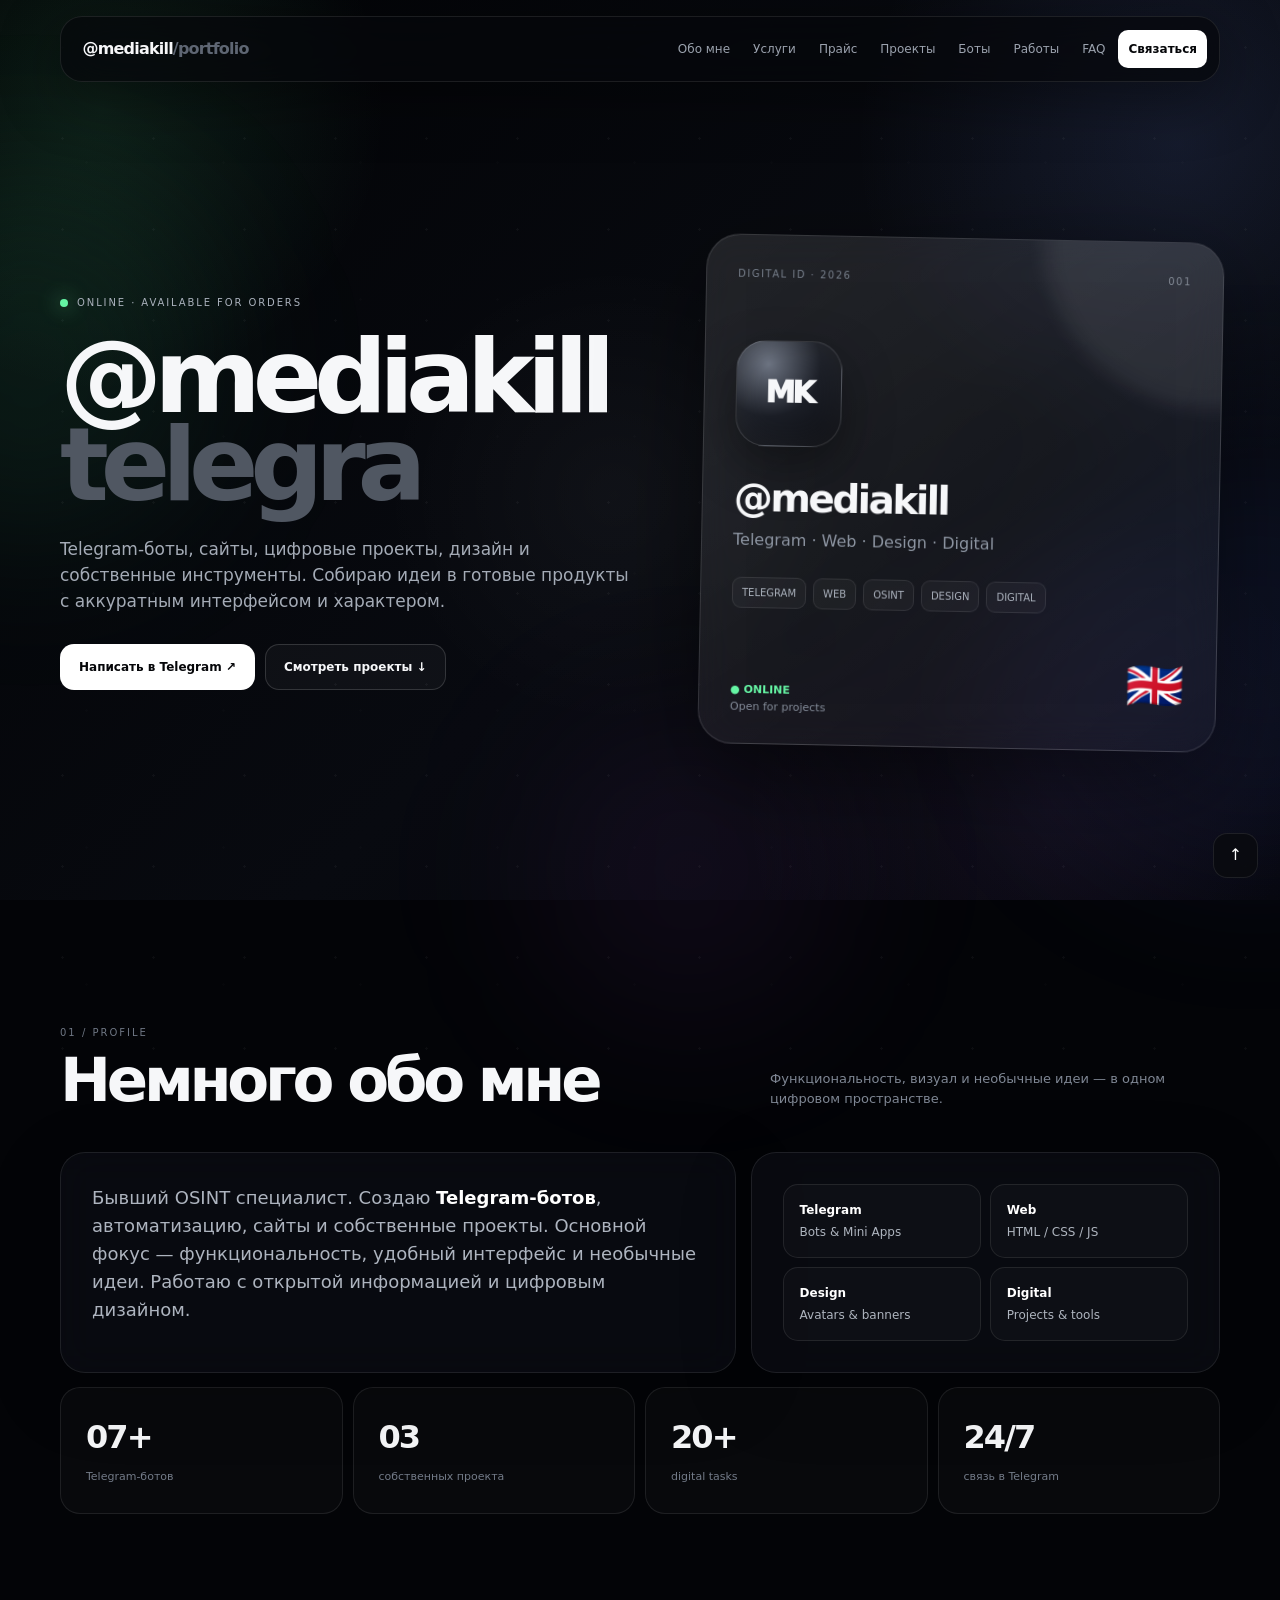
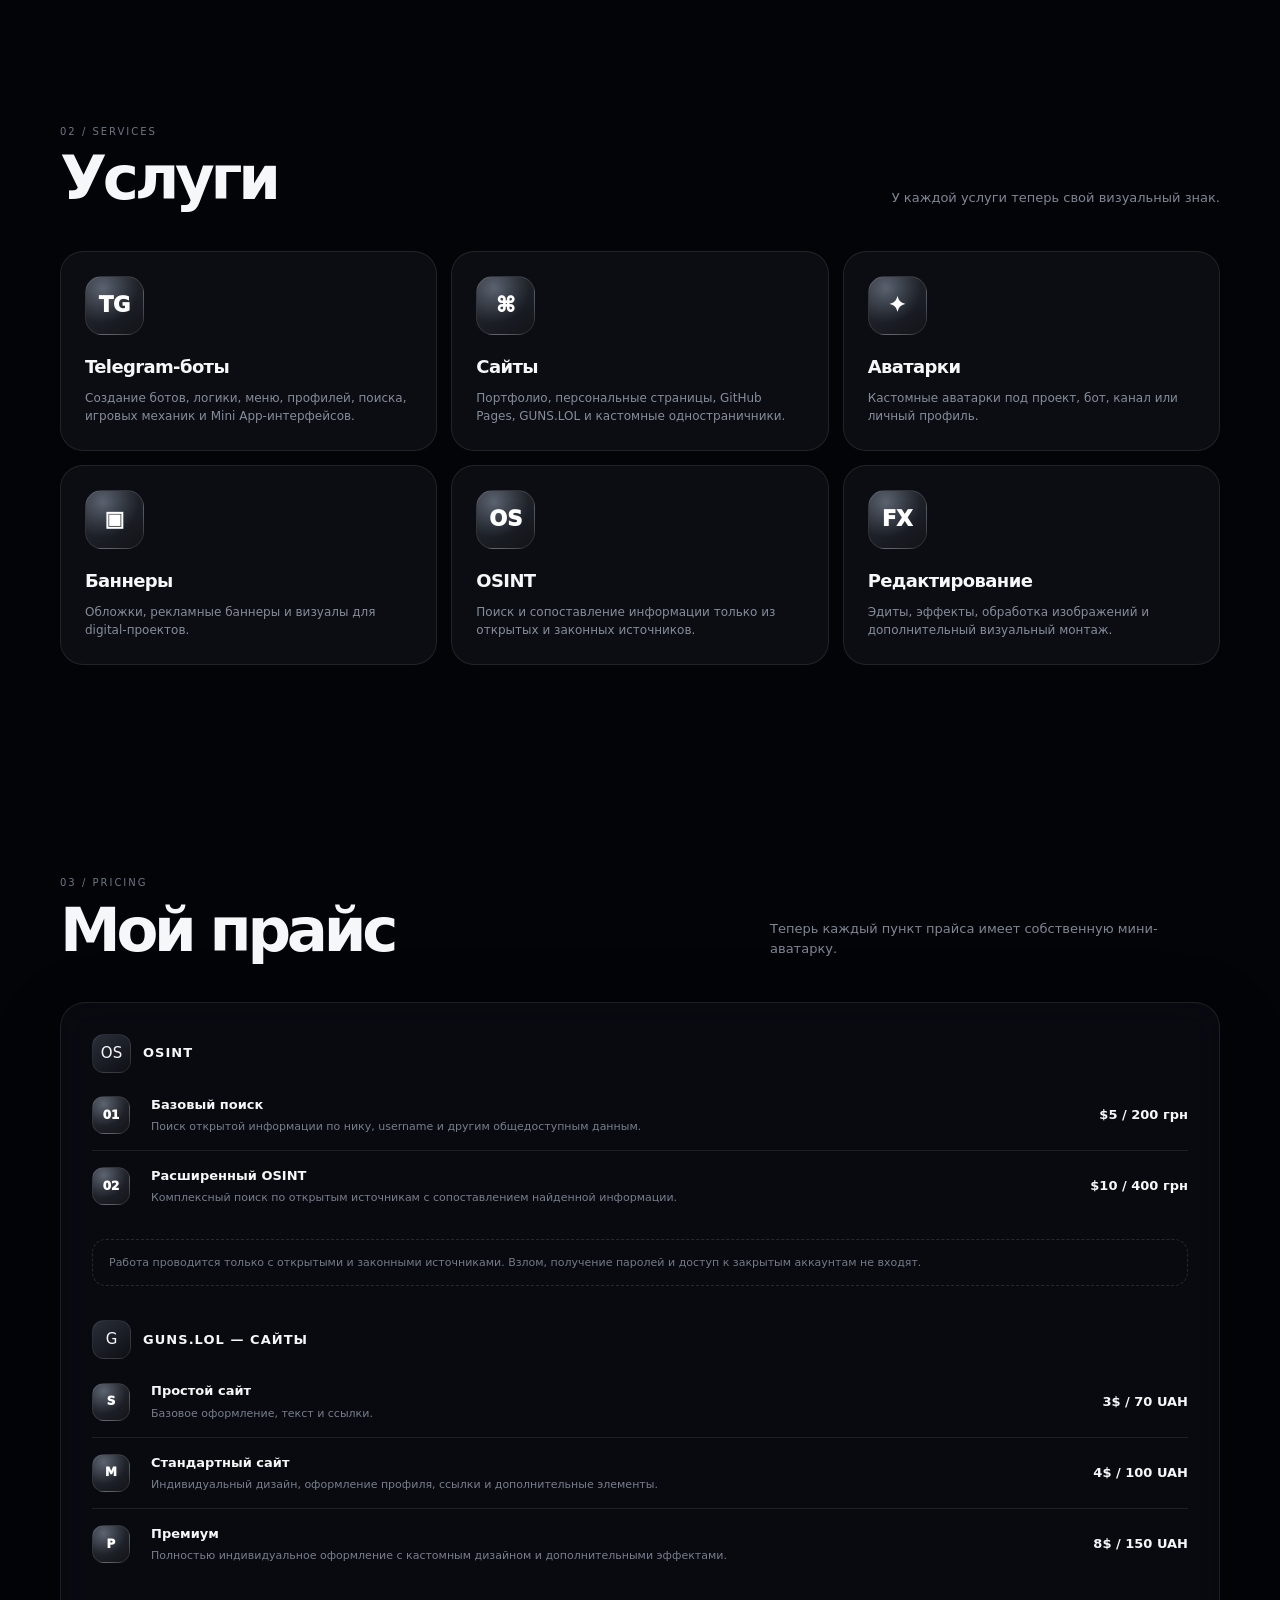
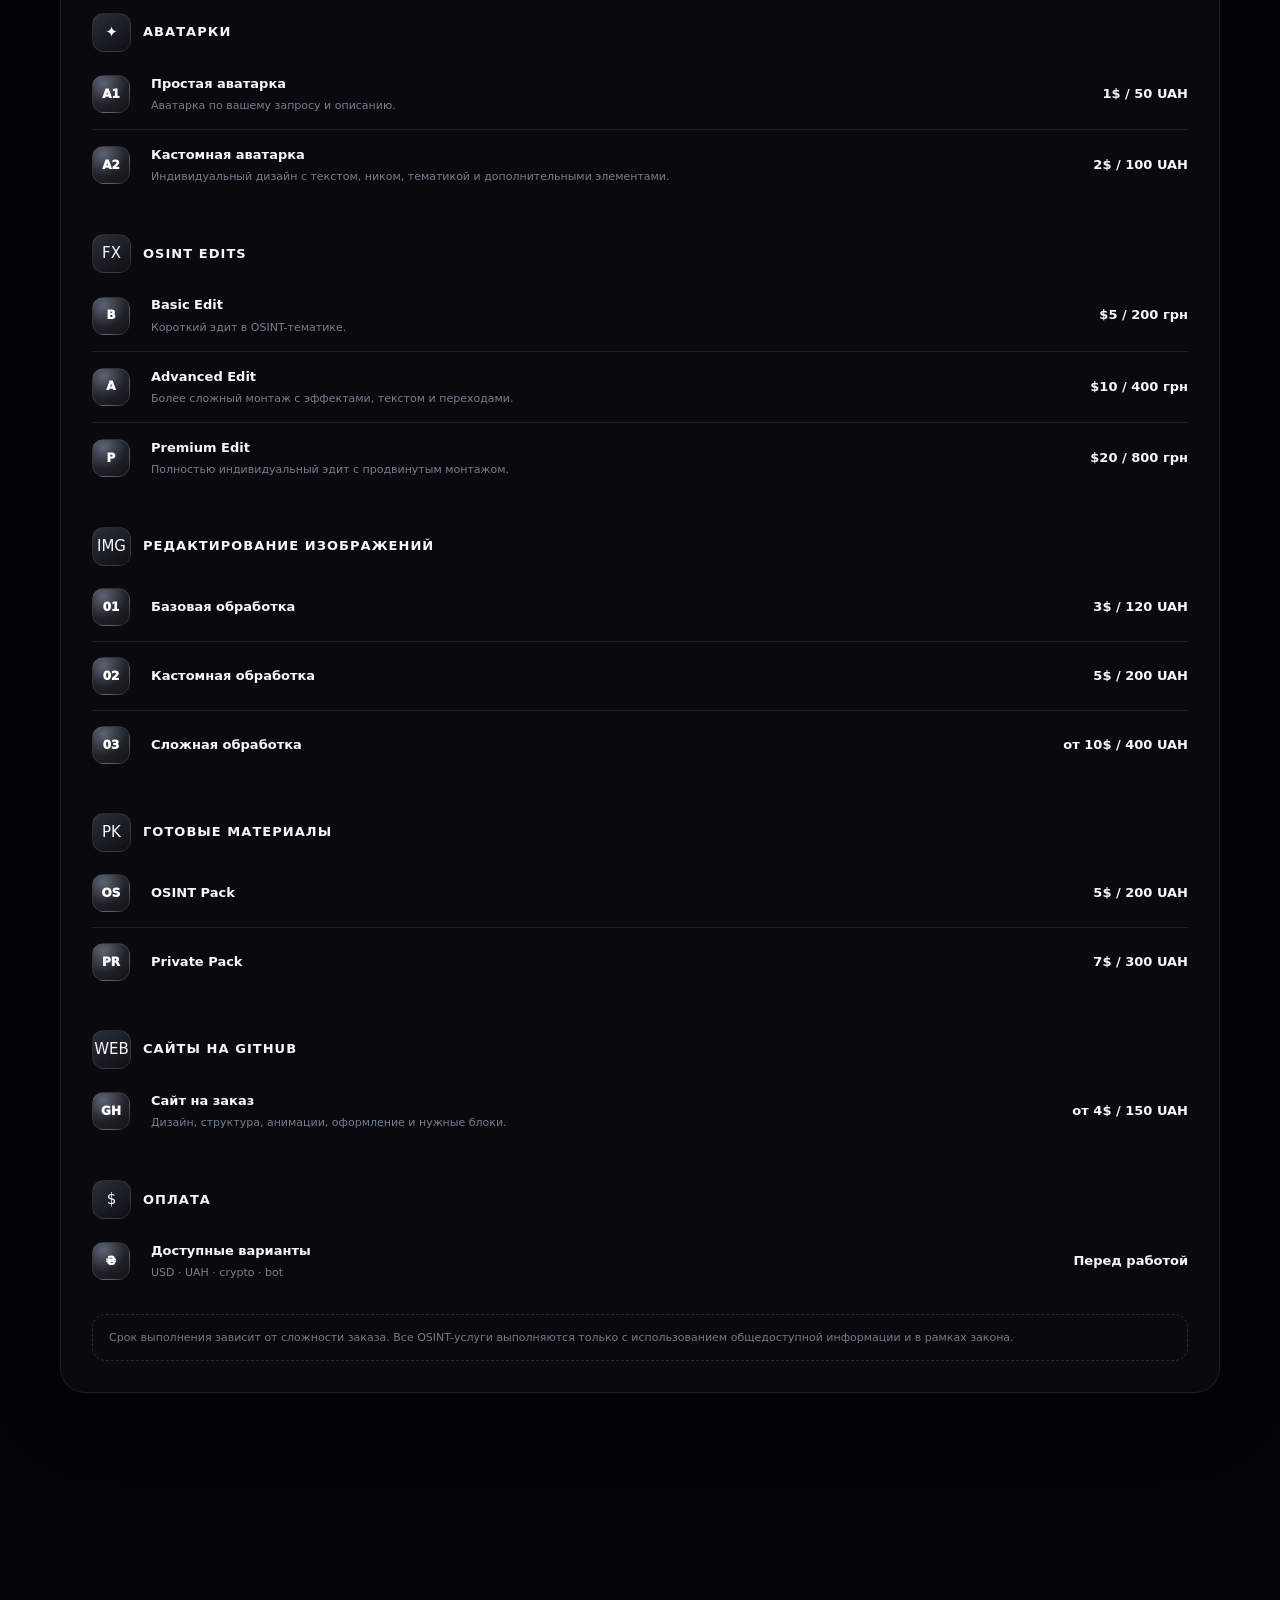
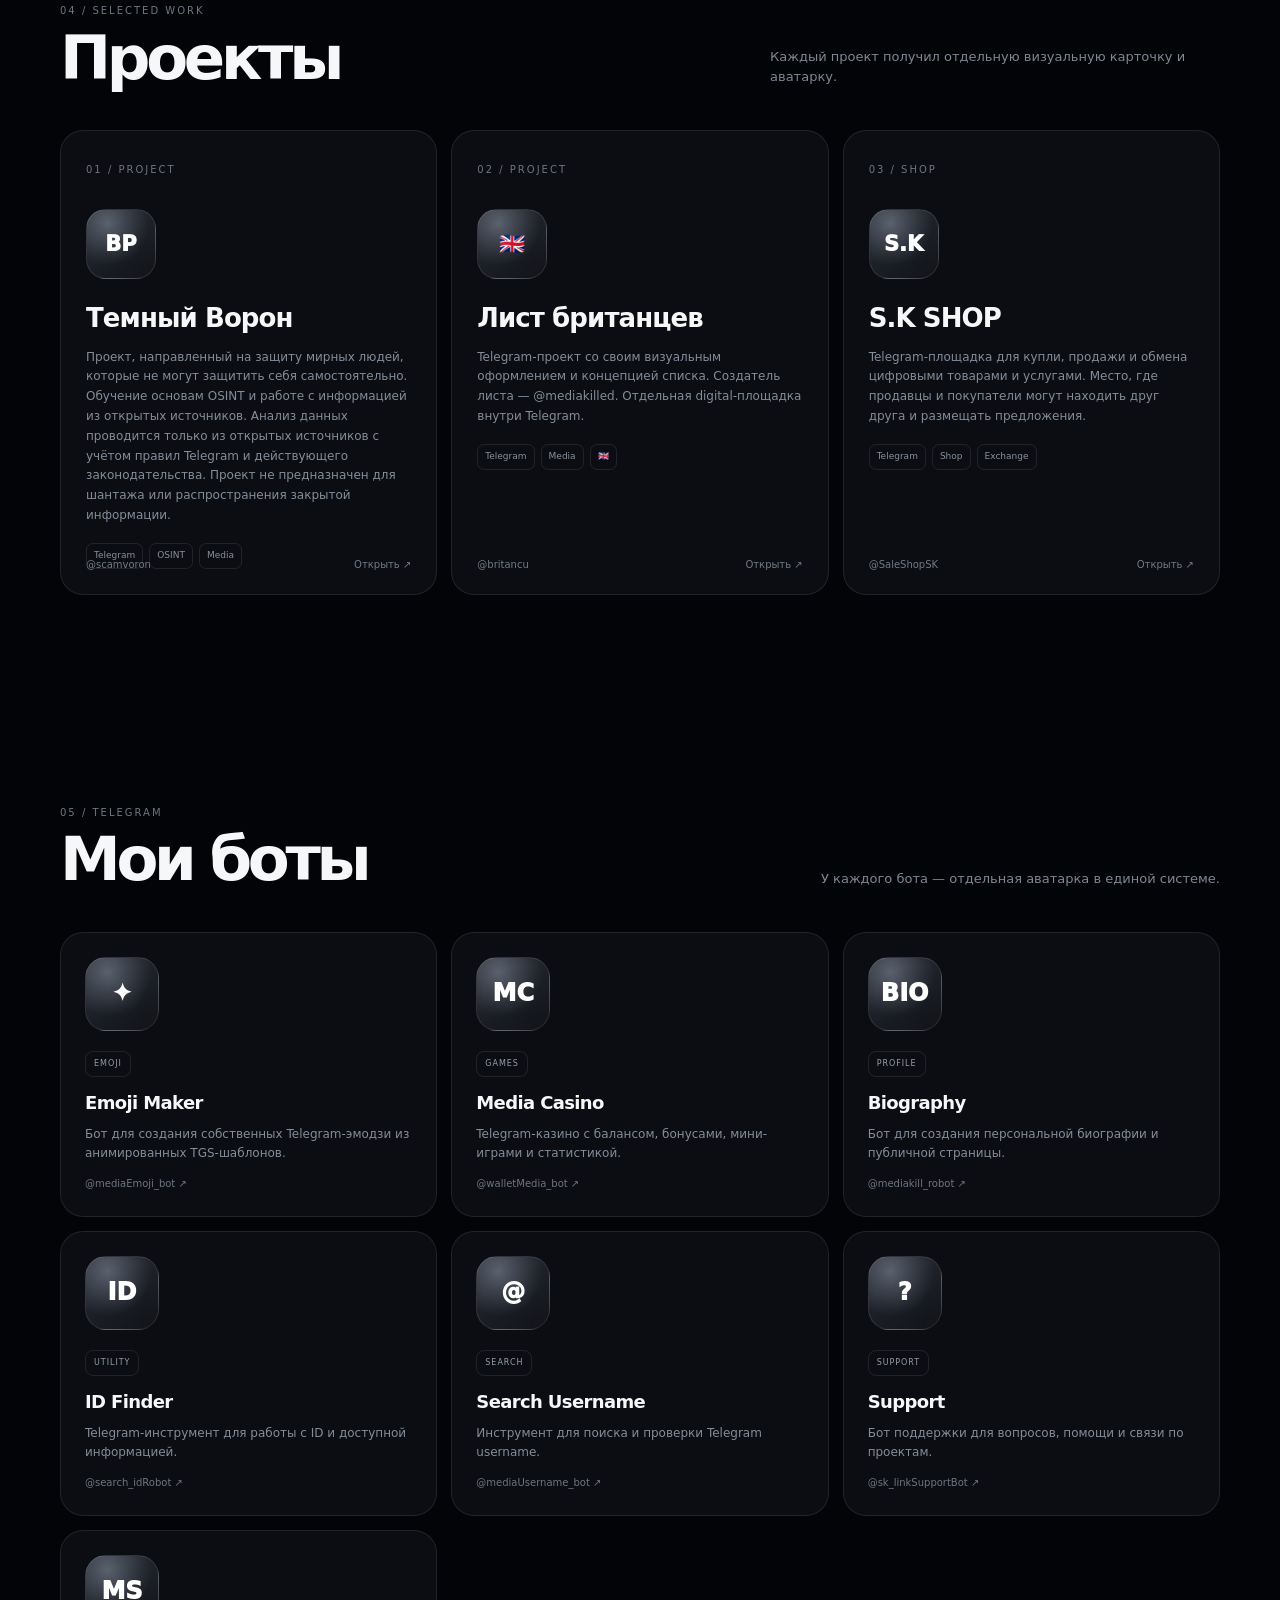
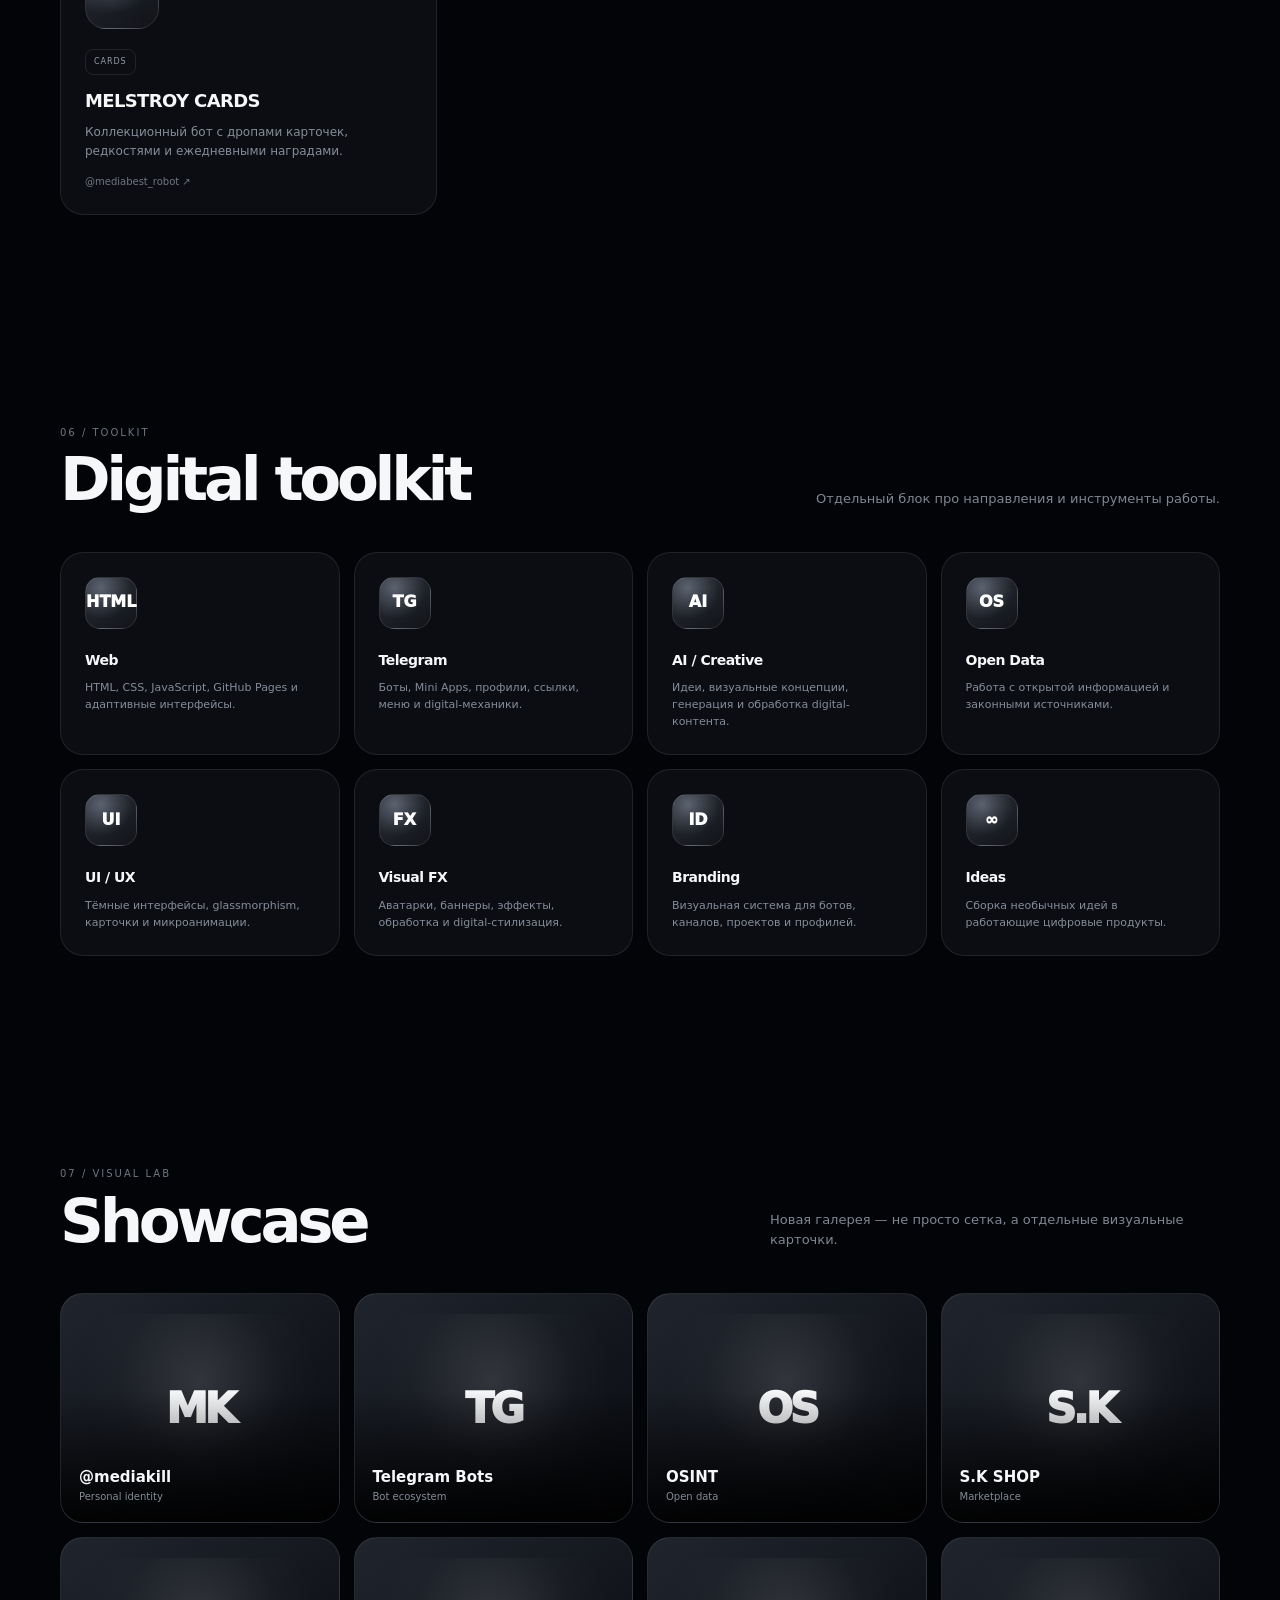
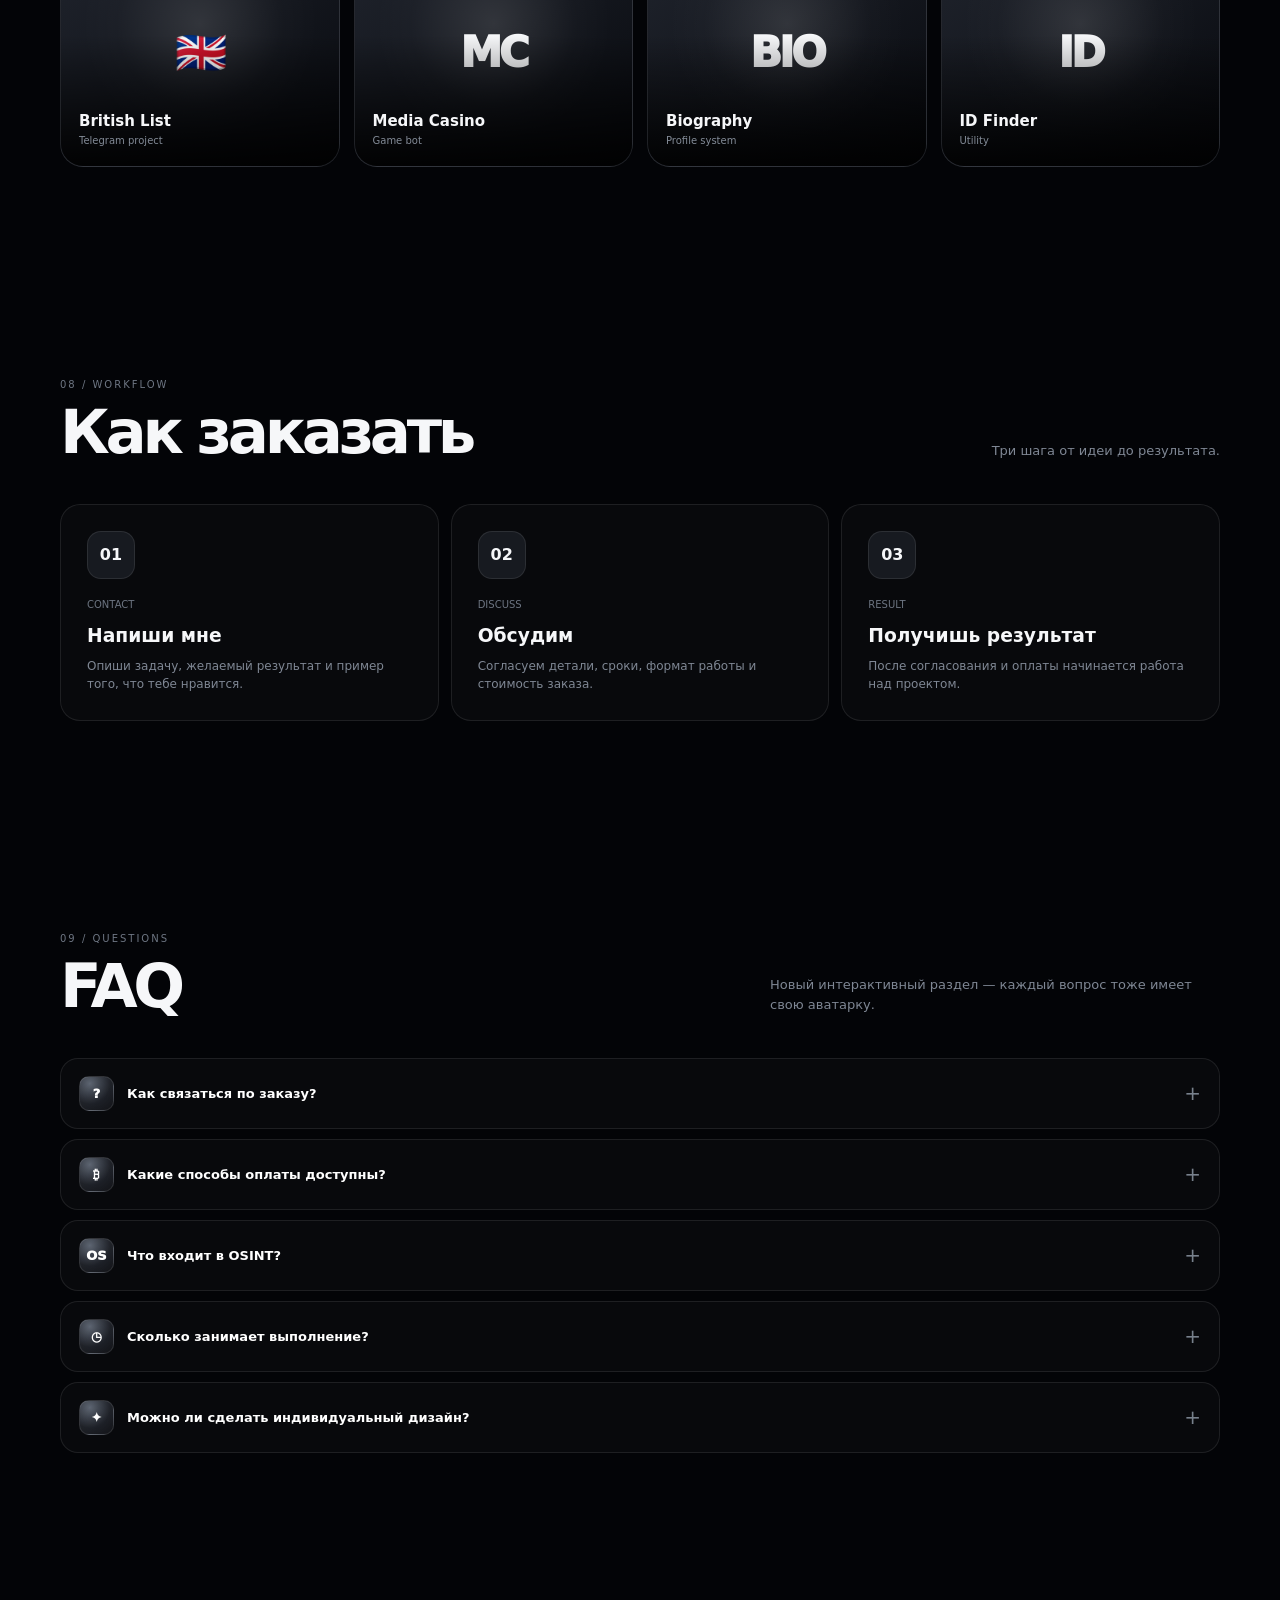
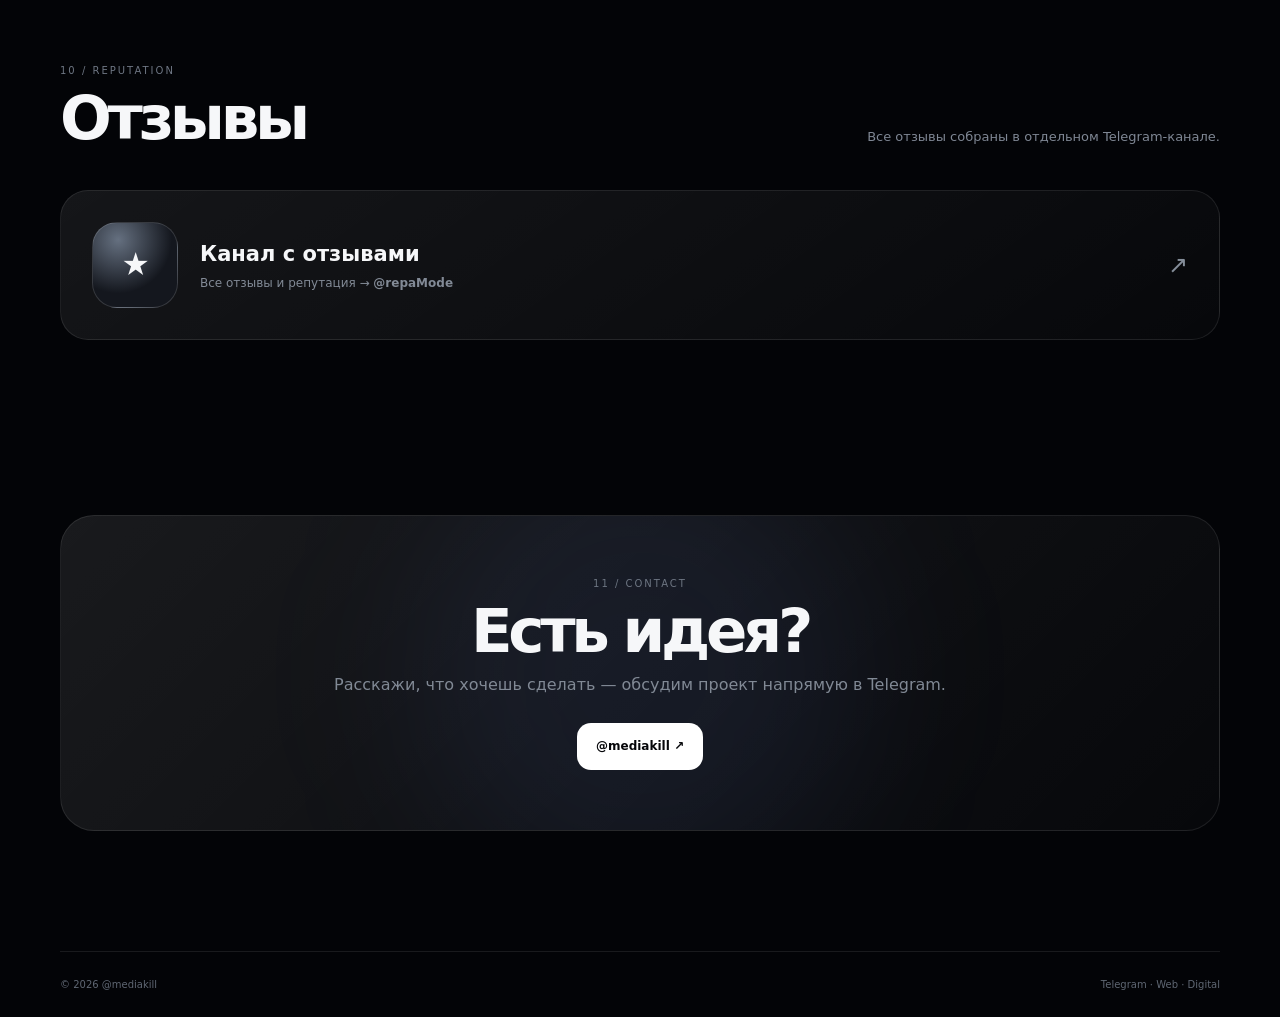
<file: index-3.html>
<!DOCTYPE html>
<html lang="ru">
<head>
<meta charset="UTF-8">
<meta name="viewport" content="width=device-width,initial-scale=1.0">
<meta name="theme-color" content="#030407">
<meta name="description" content="@mediakill — Telegram bots, websites, design, OSINT and digital projects.">
<title>@mediakill — Digital Portfolio</title>
<style>
:root{--bg:#030407;--card:rgba(12,14,20,.7);--card2:rgba(17,20,27,.62);--line:rgba(255,255,255,.09);--line2:rgba(255,255,255,.15);--text:#f6f7f9;--muted:#9299a6;--muted2:#656d7a;--green:#65f5a4;--blue:#7898ff;--purple:#b178ff;--radius:25px;--shadow:0 28px 100px rgba(0,0,0,.45)}
*{box-sizing:border-box;margin:0;padding:0}html{scroll-behavior:smooth}body{background:var(--bg);color:var(--text);font-family:Inter,system-ui,-apple-system,BlinkMacSystemFont,"Segoe UI",sans-serif;line-height:1.55;overflow-x:hidden}
body:before{content:"";position:fixed;inset:0;z-index:-20;background:radial-gradient(circle at 8% 12%,rgba(101,245,164,.11),transparent 20%),radial-gradient(circle at 92% 16%,rgba(120,152,255,.12),transparent 23%),radial-gradient(circle at 48% 55%,rgba(255,255,255,.035),transparent 28%),radial-gradient(circle at 82% 90%,rgba(177,120,255,.08),transparent 23%),linear-gradient(135deg,#020305,#080a10 55%,#030407)}
body:after{content:"";position:fixed;inset:-20%;z-index:-19;opacity:.22;background-image:radial-gradient(circle,rgba(255,255,255,.18) 1px,transparent 1.2px),radial-gradient(circle,rgba(255,255,255,.08) 1px,transparent 1.2px);background-size:91px 91px,137px 137px;animation:stars 38s linear infinite;pointer-events:none}
@keyframes stars{to{transform:translate(-70px,45px)}}.orb{position:fixed;z-index:-18;border-radius:50%;filter:blur(85px);pointer-events:none}.o1{width:360px;height:360px;background:rgba(80,245,158,.09);left:-150px;top:20%;animation:o1 15s ease-in-out infinite alternate}.o2{width:430px;height:430px;background:rgba(80,110,255,.09);right:-190px;top:48%;animation:o2 18s ease-in-out infinite alternate}.o3{width:300px;height:300px;background:rgba(185,90,255,.065);left:42%;bottom:-120px;animation:o3 14s ease-in-out infinite alternate}
@keyframes o1{to{transform:translate(180px,80px)}}@keyframes o2{to{transform:translate(-130px,-100px)}}@keyframes o3{to{transform:translate(90px,-100px)}}
a{color:inherit;text-decoration:none}button{font:inherit}.container{width:min(1160px,92%);margin:auto}
.nav{position:fixed;top:16px;left:50%;transform:translateX(-50%);z-index:100;width:min(1160px,92%);height:66px;padding:0 12px 0 22px;display:flex;align-items:center;justify-content:space-between;background:rgba(6,8,12,.73);border:1px solid var(--line);border-radius:22px;backdrop-filter:blur(24px);box-shadow:0 15px 60px rgba(0,0,0,.4)}
.brand{font-weight:900;letter-spacing:-.05em}.brand span{color:#5e6673}.navlinks{display:flex;gap:3px}.navlinks a{font-size:12px;color:#9ba2ae;padding:10px 10px;border-radius:10px;transition:.25s}.navlinks a:hover{color:#fff;background:rgba(255,255,255,.06)}.nav-cta{background:#fff!important;color:#050609!important;font-weight:850}.menu{display:none;background:none;border:0;color:#fff;font-size:24px}
.hero{min-height:920px;padding:155px 0 90px;display:flex;align-items:center}.hero-grid{display:grid;grid-template-columns:1.05fr .95fr;gap:70px;align-items:center}.eyebrow{display:flex;align-items:center;gap:9px;color:#aab1bc;font-size:10px;text-transform:uppercase;letter-spacing:.19em;margin-bottom:23px}.dot{width:8px;height:8px;border-radius:50%;background:var(--green);box-shadow:0 0 20px rgba(101,245,164,.8);animation:pulse 1.7s infinite}@keyframes pulse{50%{opacity:.3;transform:scale(.65)}}
h1{font-size:clamp(58px,8vw,104px);line-height:.86;letter-spacing:-.08em;margin-bottom:26px}h1 .dim{color:#505762}.hero-copy{max-width:670px;color:#a4abb6;font-size:17px}.actions{display:flex;gap:10px;margin-top:29px;flex-wrap:wrap}.btn{display:inline-flex;align-items:center;justify-content:center;gap:8px;padding:13px 18px;border-radius:14px;border:1px solid var(--line2);font-size:12px;font-weight:850;transition:.25s}.btn.primary{background:#fff;color:#050609}.btn.ghost{background:rgba(255,255,255,.035)}.btn:hover{transform:translateY(-3px);box-shadow:0 15px 38px rgba(0,0,0,.3)}
.id-card{position:relative;min-height:510px;padding:31px;border:1px solid rgba(255,255,255,.14);border-radius:34px;background:linear-gradient(145deg,rgba(255,255,255,.1),rgba(255,255,255,.025));box-shadow:var(--shadow);overflow:hidden;backdrop-filter:blur(20px);transform:rotate(1.1deg);transition:.5s}.id-card:hover{transform:rotate(0) translateY(-8px)}.id-card:before{content:"";position:absolute;width:340px;height:340px;right:-160px;top:-175px;border-radius:50%;background:rgba(255,255,255,.08);filter:blur(10px)}.id-card:after{content:"";position:absolute;inset:0;background:linear-gradient(110deg,transparent 25%,rgba(255,255,255,.04) 50%,transparent 75%);transform:translateX(-100%);animation:shine 5s infinite}@keyframes shine{55%,100%{transform:translateX(100%)}}
.card-top{display:flex;justify-content:space-between;color:#777f8b;font-size:10px;letter-spacing:.15em;text-transform:uppercase}.avatar{width:106px;height:106px;border-radius:30px;margin:58px 0 22px;display:grid;place-items:center;font-weight:950;font-size:30px;letter-spacing:-.1em;background:radial-gradient(circle at 30% 22%,#6b7280,#1a1d25 48%,#07080c);border:1px solid rgba(255,255,255,.16);box-shadow:inset 0 0 35px rgba(255,255,255,.07),0 20px 50px rgba(0,0,0,.42)}.id-name{font-size:39px;font-weight:900;letter-spacing:-.065em}.id-role{color:#8c94a1}.id-tags{display:flex;gap:7px;flex-wrap:wrap;margin-top:24px}.tag{font-size:10px;color:#aab1bc;padding:7px 9px;border-radius:9px;border:1px solid var(--line);background:rgba(255,255,255,.035)}.id-bottom{position:absolute;left:31px;right:31px;bottom:28px;display:flex;justify-content:space-between;align-items:end}.available{font-size:11px;color:#838b98}.available b{color:var(--green)}.flag{font-size:47px}
.section{padding:105px 0}.section-head{display:flex;justify-content:space-between;gap:30px;align-items:end;margin-bottom:43px}.kicker{color:#6e7683;font-size:10px;letter-spacing:.2em;text-transform:uppercase;margin-bottom:10px}h2{font-size:clamp(36px,5vw,61px);line-height:.96;letter-spacing:-.07em}.lead{color:#7f8794;max-width:450px;font-size:13px}
.panel{border:1px solid var(--line);background:var(--card);border-radius:var(--radius);padding:31px;box-shadow:0 20px 75px rgba(0,0,0,.18);backdrop-filter:blur(18px)}.about-grid{display:grid;grid-template-columns:1.18fr .82fr;gap:15px}.about-text{font-size:18px;color:#adb4bf;max-width:760px}.about-text b{color:#fff}.skills{display:grid;grid-template-columns:repeat(2,1fr);gap:9px}.skill{padding:16px;border-radius:15px;border:1px solid var(--line);background:rgba(255,255,255,.025);font-size:12px;color:#aeb5bf}.skill span{display:block;color:#fff;font-weight:800;margin-bottom:3px}.stats{display:grid;grid-template-columns:repeat(4,1fr);gap:10px;margin-top:14px}.stat{padding:25px;border:1px solid var(--line);background:rgba(255,255,255,.025);border-radius:20px}.stat strong{display:block;font-size:32px;letter-spacing:-.06em}.stat span{font-size:11px;color:#737b88}
.service-grid,.bot-grid,.project-grid,.gallery,.tool-grid{display:grid;grid-template-columns:repeat(3,1fr);gap:14px}.service,.bot,.project,.work,.tool{border:1px solid var(--line);background:var(--card2);border-radius:23px;padding:24px;transition:.3s;position:relative;overflow:hidden}.service:hover,.bot:hover,.project:hover,.work:hover,.tool:hover{transform:translateY(-6px);border-color:rgba(255,255,255,.19);box-shadow:0 24px 65px rgba(0,0,0,.27)}
.icon-avatar,.bot-avatar,.price-icon,.project-avatar,.tool-icon,.faq-icon{display:grid;place-items:center;background:radial-gradient(circle at 30% 20%,#59616e,#181b22 58%,#08090d);border:1px solid rgba(255,255,255,.14);box-shadow:inset 0 0 24px rgba(255,255,255,.06);font-weight:950;color:#fff}.icon-avatar{width:59px;height:59px;border-radius:17px;margin-bottom:18px;font-size:21px}.service h3,.bot h3,.project h3,.tool h3{font-size:18px;letter-spacing:-.035em;margin-bottom:8px}.service p,.bot p,.project p,.tool p{color:#858d9a;font-size:12px}
.price-list{display:grid;gap:0}.price-group{margin-top:34px}.price-group:first-child{margin-top:0}.price-group-title{display:flex;align-items:center;gap:12px;margin-bottom:7px}.price-group-title h3{font-size:13px;letter-spacing:.08em}.price-group-title .group-icon{width:39px;height:39px;border-radius:12px;display:grid;place-items:center;border:1px solid var(--line);background:linear-gradient(145deg,#292e38,#0d0f14);font-size:15px}.price-item{display:grid;grid-template-columns:45px 1fr auto;align-items:center;gap:14px;padding:15px 0;border-bottom:1px solid var(--line)}.price-item:last-child{border-bottom:0}.price-icon{width:38px;height:38px;border-radius:12px;font-size:12px}.price-item h4{font-size:13px}.price-item p{color:#777f8c;font-size:11px;margin-top:3px}.price-value{font-weight:850;white-space:nowrap;font-size:13px}.notice{margin-top:18px;padding:14px 16px;border:1px dashed rgba(255,255,255,.13);border-radius:14px;color:#737b87;font-size:11px}
.project-grid{grid-template-columns:repeat(3,1fr)}.project{min-height:420px;padding:25px}.project-avatar{width:70px;height:70px;border-radius:20px;margin-top:28px;font-size:21px}.project h3{font-size:26px;margin:19px 0 9px}.project p{line-height:1.65}.project-tags{display:flex;gap:6px;flex-wrap:wrap;margin-top:17px}.project-tag{font-size:9px;color:#89919d;border:1px solid var(--line);padding:5px 7px;border-radius:7px}.project-foot{position:absolute;left:25px;right:25px;bottom:21px;display:flex;justify-content:space-between;color:#737b87;font-size:10px}
.bot-grid{grid-template-columns:repeat(3,1fr)}.bot-avatar{width:74px;height:74px;border-radius:21px;margin-bottom:18px;font-size:24px}.badge{display:inline-block;font-size:8px;letter-spacing:.12em;text-transform:uppercase;color:#959daa;border:1px solid var(--line);padding:6px 8px;border-radius:8px;margin-bottom:12px}.bot-user{font-size:10px;color:#6e7683;margin-top:14px}
.gallery{grid-template-columns:repeat(4,1fr)}.work{padding:0;min-height:230px;display:flex;align-items:end;background:linear-gradient(145deg,#20242d,#080a0f)}.work-avatar{position:absolute;inset:20px;display:grid;place-items:center;border-radius:22px;background:radial-gradient(circle at 50% 35%,rgba(255,255,255,.12),rgba(255,255,255,.015) 48%,transparent 70%);font-size:42px;font-weight:950;letter-spacing:-.08em}.work-overlay{position:relative;width:100%;padding:18px;background:linear-gradient(transparent,rgba(0,0,0,.9));padding-top:75px}.work-overlay h3{font-size:15px}.work-overlay p{font-size:10px;color:#838b97}
.tool-grid{grid-template-columns:repeat(4,1fr)}.tool{min-height:180px}.tool-icon{width:52px;height:52px;border-radius:15px;margin-bottom:21px}.tool h3{font-size:14px}.tool p{font-size:11px}
.process{display:grid;grid-template-columns:repeat(3,1fr);gap:12px}.step{padding:26px;border:1px solid var(--line);border-radius:20px;background:rgba(255,255,255,.025)}.step-avatar{width:48px;height:48px;border-radius:14px;display:grid;place-items:center;border:1px solid var(--line);background:#171a20;font-weight:900}.step-num{font-size:10px;color:#6d7582;margin-top:18px}.step h3{margin:8px 0 7px}.step p{color:#7f8794;font-size:12px}
.faq{display:grid;gap:10px}.faq-item{border:1px solid var(--line);border-radius:18px;background:rgba(255,255,255,.025);overflow:hidden}.faq-q{width:100%;display:flex;align-items:center;gap:13px;padding:17px 18px;background:none;color:#fff;border:0;text-align:left;cursor:pointer}.faq-icon{width:35px;height:35px;border-radius:10px;flex:0 0 auto;font-size:13px}.faq-q span:nth-child(2){font-size:13px;font-weight:750;flex:1}.faq-plus{color:#77808c;font-size:20px}.faq-a{max-height:0;overflow:hidden;padding:0 18px 0 66px;color:#7e8794;font-size:12px;transition:max-height .35s ease,padding .35s ease}.faq-item.open .faq-a{max-height:160px;padding-bottom:18px}.faq-item.open .faq-plus{transform:rotate(45deg)}
.review-link{display:flex;align-items:center;gap:22px;padding:31px;border:1px solid var(--line);border-radius:28px;background:linear-gradient(145deg,rgba(255,255,255,.075),rgba(255,255,255,.02));transition:.3s}.review-link:hover{transform:translateY(-5px);border-color:var(--line2)}.review-avatar{width:86px;height:86px;flex:0 0 auto;border-radius:25px;display:grid;place-items:center;background:radial-gradient(circle at 30% 20%,#657080,#14171e 60%);border:1px solid rgba(255,255,255,.15);font-size:27px;font-weight:950}.review-link h3{font-size:21px}.review-link p{color:#828a96;font-size:12px;margin-top:4px}.review-arrow{margin-left:auto;font-size:24px;color:#858e9a}
.contact{padding:70px 0 120px}.contact-box{position:relative;overflow:hidden;padding:60px;border:1px solid var(--line);border-radius:34px;background:linear-gradient(135deg,rgba(255,255,255,.09),rgba(255,255,255,.02));text-align:center}.contact-box:before{content:"";position:absolute;width:450px;height:450px;border-radius:50%;background:rgba(120,152,255,.08);filter:blur(80px);left:50%;top:50%;transform:translate(-50%,-50%)}.contact-box>*{position:relative}.contact-box h2{margin-bottom:13px}.contact-box p{color:#818995;margin-bottom:25px}
footer{border-top:1px solid var(--line);padding:25px 0;color:#5f6773;font-size:10px;display:flex;justify-content:space-between}.float{position:fixed;right:22px;bottom:22px;z-index:30;width:45px;height:45px;border:1px solid var(--line);border-radius:14px;background:rgba(10,11,15,.78);backdrop-filter:blur(15px);color:#fff;cursor:pointer}.reveal{opacity:0;transform:translateY(22px);transition:opacity .75s ease,transform .75s ease}.reveal.show{opacity:1;transform:none}
@media(max-width:920px){.navlinks{display:none}.menu{display:block}.nav.open .navlinks{display:flex;position:absolute;top:73px;left:0;right:0;padding:10px;flex-direction:column;background:rgba(7,9,13,.97);border:1px solid var(--line);border-radius:18px}.nav.open .navlinks a{width:100%;text-align:center}.hero{min-height:auto;padding-top:145px}.hero-grid{grid-template-columns:1fr;gap:55px}.hero-card{max-width:670px;width:100%;margin:auto}.service-grid,.bot-grid{grid-template-columns:repeat(2,1fr)}.project-grid{grid-template-columns:1fr 1fr}.tool-grid{grid-template-columns:repeat(2,1fr)}.gallery{grid-template-columns:repeat(2,1fr)}.about-grid{grid-template-columns:1fr}}
@media(max-width:590px){.container{width:94%}.section{padding:76px 0}.section-head{display:block}.lead{margin-top:15px}.stats{grid-template-columns:1fr 1fr}.service-grid,.bot-grid,.project-grid,.process{grid-template-columns:1fr}.tool-grid{grid-template-columns:1fr 1fr}.gallery{grid-template-columns:1fr 1fr}.id-card{min-height:455px}.id-name{font-size:31px}h1{font-size:60px}.hero-copy{font-size:15px}.price-item{grid-template-columns:40px 1fr}.price-value{grid-column:2;font-size:12px;margin-top:-7px}.review-link{align-items:flex-start}.review-arrow{display:none}.contact-box{padding:42px 20px}footer{flex-direction:column;gap:8px}}
</style>
</head>
<body>
<div class="orb o1"></div><div class="orb o2"></div><div class="orb o3"></div>

<nav class="nav" id="nav">
<a class="brand" href="#top">@mediakill<span>/portfolio</span></a>
<div class="navlinks"><a href="#about">Обо мне</a><a href="#services">Услуги</a><a href="#price">Прайс</a><a href="#projects">Проекты</a><a href="#bots">Боты</a><a href="#works">Работы</a><a href="#faq">FAQ</a><a href="#contact" class="nav-cta">Связаться</a></div>
<button class="menu" id="menu">☰</button>
</nav>

<main id="top">
<section class="hero"><div class="container hero-grid">
<div class="reveal"><div class="eyebrow"><span class="dot"></span> ONLINE · AVAILABLE FOR ORDERS</div><h1>@mediakill<br><span class="dim" id="typing">digital creator</span></h1><p class="hero-copy">Telegram-боты, сайты, цифровые проекты, дизайн и собственные инструменты. Собираю идеи в готовые продукты с аккуратным интерфейсом и характером.</p><div class="actions"><a class="btn primary" href="https://t.me/mediakill" target="_blank">Написать в Telegram ↗</a><a class="btn ghost" href="#projects">Смотреть проекты ↓</a></div></div>
<div class="reveal"><div class="id-card"><div class="card-top"><span>DIGITAL ID · 2026</span><span>001</span></div><div class="avatar">MK</div><div class="id-name">@mediakill</div><div class="id-role">Telegram · Web · Design · Digital</div><div class="id-tags"><span class="tag">TELEGRAM</span><span class="tag">WEB</span><span class="tag">OSINT</span><span class="tag">DESIGN</span><span class="tag">DIGITAL</span></div><div class="id-bottom"><div class="available"><b>● ONLINE</b><br>Open for projects</div><div class="flag">🇬🇧</div></div></div></div>
</div></section>

<section class="section reveal" id="about"><div class="container"><div class="section-head"><div><div class="kicker">01 / profile</div><h2>Немного обо мне</h2></div><p class="lead">Функциональность, визуал и необычные идеи — в одном цифровом пространстве.</p></div>
<div class="about-grid"><div class="panel"><p class="about-text">Бывший OSINT специалист. Создаю <b>Telegram-ботов</b>, автоматизацию, сайты и собственные проекты. Основной фокус — функциональность, удобный интерфейс и необычные идеи. Работаю с открытой информацией и цифровым дизайном.</p></div><div class="panel"><div class="skills"><div class="skill"><span>Telegram</span>Bots & Mini Apps</div><div class="skill"><span>Web</span>HTML / CSS / JS</div><div class="skill"><span>Design</span>Avatars & banners</div><div class="skill"><span>Digital</span>Projects & tools</div></div></div></div>
<div class="stats"><div class="stat"><strong>07+</strong><span>Telegram-ботов</span></div><div class="stat"><strong>03</strong><span>собственных проекта</span></div><div class="stat"><strong>20+</strong><span>digital tasks</span></div><div class="stat"><strong>24/7</strong><span>связь в Telegram</span></div></div></div></section>

<section class="section reveal" id="services"><div class="container"><div class="section-head"><div><div class="kicker">02 / services</div><h2>Услуги</h2></div><p class="lead">У каждой услуги теперь свой визуальный знак.</p></div>
<div class="service-grid">
<div class="service"><div class="icon-avatar">TG</div><h3>Telegram-боты</h3><p>Создание ботов, логики, меню, профилей, поиска, игровых механик и Mini App-интерфейсов.</p></div>
<div class="service"><div class="icon-avatar">⌘</div><h3>Сайты</h3><p>Портфолио, персональные страницы, GitHub Pages, GUNS.LOL и кастомные одностраничники.</p></div>
<div class="service"><div class="icon-avatar">✦</div><h3>Аватарки</h3><p>Кастомные аватарки под проект, бот, канал или личный профиль.</p></div>
<div class="service"><div class="icon-avatar">▣</div><h3>Баннеры</h3><p>Обложки, рекламные баннеры и визуалы для digital-проектов.</p></div>
<div class="service"><div class="icon-avatar">OS</div><h3>OSINT</h3><p>Поиск и сопоставление информации только из открытых и законных источников.</p></div>
<div class="service"><div class="icon-avatar">FX</div><h3>Редактирование</h3><p>Эдиты, эффекты, обработка изображений и дополнительный визуальный монтаж.</p></div>
</div></div></section>

<section class="section reveal" id="price"><div class="container"><div class="section-head"><div><div class="kicker">03 / pricing</div><h2>Мой прайс</h2></div><p class="lead">Теперь каждый пункт прайса имеет собственную мини-аватарку.</p></div>
<div class="panel">
<div class="price-group"><div class="price-group-title"><div class="group-icon">OS</div><h3>OSINT</h3></div><div class="price-list">
<div class="price-item"><div class="price-icon">01</div><div><h4>Базовый поиск</h4><p>Поиск открытой информации по нику, username и другим общедоступным данным.</p></div><div class="price-value">$5 / 200 грн</div></div>
<div class="price-item"><div class="price-icon">02</div><div><h4>Расширенный OSINT</h4><p>Комплексный поиск по открытым источникам с сопоставлением найденной информации.</p></div><div class="price-value">$10 / 400 грн</div></div></div><div class="notice">Работа проводится только с открытыми и законными источниками. Взлом, получение паролей и доступ к закрытым аккаунтам не входят.</div></div>
<div class="price-group"><div class="price-group-title"><div class="group-icon">G</div><h3>GUNS.LOL — САЙТЫ</h3></div><div class="price-list">
<div class="price-item"><div class="price-icon">S</div><div><h4>Простой сайт</h4><p>Базовое оформление, текст и ссылки.</p></div><div class="price-value">3$ / 70 UAH</div></div>
<div class="price-item"><div class="price-icon">M</div><div><h4>Стандартный сайт</h4><p>Индивидуальный дизайн, оформление профиля, ссылки и дополнительные элементы.</p></div><div class="price-value">4$ / 100 UAH</div></div>
<div class="price-item"><div class="price-icon">P</div><div><h4>Премиум</h4><p>Полностью индивидуальное оформление с кастомным дизайном и дополнительными эффектами.</p></div><div class="price-value">8$ / 150 UAH</div></div></div></div>
<div class="price-group"><div class="price-group-title"><div class="group-icon">✦</div><h3>АВАТАРКИ</h3></div><div class="price-list">
<div class="price-item"><div class="price-icon">A1</div><div><h4>Простая аватарка</h4><p>Аватарка по вашему запросу и описанию.</p></div><div class="price-value">1$ / 50 UAH</div></div>
<div class="price-item"><div class="price-icon">A2</div><div><h4>Кастомная аватарка</h4><p>Индивидуальный дизайн с текстом, ником, тематикой и дополнительными элементами.</p></div><div class="price-value">2$ / 100 UAH</div></div></div></div>
<div class="price-group"><div class="price-group-title"><div class="group-icon">FX</div><h3>OSINT EDITS</h3></div><div class="price-list">
<div class="price-item"><div class="price-icon">B</div><div><h4>Basic Edit</h4><p>Короткий эдит в OSINT-тематике.</p></div><div class="price-value">$5 / 200 грн</div></div>
<div class="price-item"><div class="price-icon">A</div><div><h4>Advanced Edit</h4><p>Более сложный монтаж с эффектами, текстом и переходами.</p></div><div class="price-value">$10 / 400 грн</div></div>
<div class="price-item"><div class="price-icon">P</div><div><h4>Premium Edit</h4><p>Полностью индивидуальный эдит с продвинутым монтажом.</p></div><div class="price-value">$20 / 800 грн</div></div></div></div>
<div class="price-group"><div class="price-group-title"><div class="group-icon">IMG</div><h3>РЕДАКТИРОВАНИЕ ИЗОБРАЖЕНИЙ</h3></div><div class="price-list">
<div class="price-item"><div class="price-icon">01</div><div><h4>Базовая обработка</h4></div><div class="price-value">3$ / 120 UAH</div></div>
<div class="price-item"><div class="price-icon">02</div><div><h4>Кастомная обработка</h4></div><div class="price-value">5$ / 200 UAH</div></div>
<div class="price-item"><div class="price-icon">03</div><div><h4>Сложная обработка</h4></div><div class="price-value">от 10$ / 400 UAH</div></div></div></div>
<div class="price-group"><div class="price-group-title"><div class="group-icon">PK</div><h3>ГОТОВЫЕ МАТЕРИАЛЫ</h3></div><div class="price-list">
<div class="price-item"><div class="price-icon">OS</div><div><h4>OSINT Pack</h4></div><div class="price-value">5$ / 200 UAH</div></div>
<div class="price-item"><div class="price-icon">PR</div><div><h4>Private Pack</h4></div><div class="price-value">7$ / 300 UAH</div></div></div></div>
<div class="price-group"><div class="price-group-title"><div class="group-icon">WEB</div><h3>САЙТЫ НА GITHUB</h3></div><div class="price-list"><div class="price-item"><div class="price-icon">GH</div><div><h4>Сайт на заказ</h4><p>Дизайн, структура, анимации, оформление и нужные блоки.</p></div><div class="price-value">от 4$ / 150 UAH</div></div></div></div>
<div class="price-group"><div class="price-group-title"><div class="group-icon">$</div><h3>ОПЛАТА</h3></div><div class="price-list"><div class="price-item"><div class="price-icon">₴</div><div><h4>Доступные варианты</h4><p>USD · UAH · crypto · bot</p></div><div class="price-value">Перед работой</div></div></div></div>
<div class="notice">Срок выполнения зависит от сложности заказа. Все OSINT-услуги выполняются только с использованием общедоступной информации и в рамках закона.</div>
</div></div></section>

<section class="section reveal" id="projects"><div class="container"><div class="section-head"><div><div class="kicker">04 / selected work</div><h2>Проекты</h2></div><p class="lead">Каждый проект получил отдельную визуальную карточку и аватарку.</p></div>
<div class="project-grid">
<a class="project" href="https://t.me/scamvoron" target="_blank"><span class="kicker">01 / PROJECT</span><div class="project-avatar">ВР</div><h3>Темный Ворон</h3><p>Проект, направленный на защиту мирных людей, которые не могут защитить себя самостоятельно. Обучение основам OSINT и работе с информацией из открытых источников. Анализ данных проводится только из открытых источников с учётом правил Telegram и действующего законодательства. Проект не предназначен для шантажа или распространения закрытой информации.</p><div class="project-tags"><span class="project-tag">Telegram</span><span class="project-tag">OSINT</span><span class="project-tag">Media</span></div><div class="project-foot"><span>@scamvoron</span><span>Открыть ↗</span></div></a>
<a class="project" href="https://t.me/britancu" target="_blank"><span class="kicker">02 / PROJECT</span><div class="project-avatar">🇬🇧</div><h3>Лист британцев</h3><p>Telegram-проект со своим визуальным оформлением и концепцией списка. Создатель листа — @mediakilled. Отдельная digital-площадка внутри Telegram.</p><div class="project-tags"><span class="project-tag">Telegram</span><span class="project-tag">Media</span><span class="project-tag">🇬🇧</span></div><div class="project-foot"><span>@britancu</span><span>Открыть ↗</span></div></a>
<a class="project" href="https://t.me/SaleShopSK" target="_blank"><span class="kicker">03 / SHOP</span><div class="project-avatar">S.K</div><h3>S.K SHOP</h3><p>Telegram-площадка для купли, продажи и обмена цифровыми товарами и услугами. Место, где продавцы и покупатели могут находить друг друга и размещать предложения.</p><div class="project-tags"><span class="project-tag">Telegram</span><span class="project-tag">Shop</span><span class="project-tag">Exchange</span></div><div class="project-foot"><span>@SaleShopSK</span><span>Открыть ↗</span></div></a>
</div></div></section>

<section class="section reveal" id="bots"><div class="container"><div class="section-head"><div><div class="kicker">05 / telegram</div><h2>Мои боты</h2></div><p class="lead">У каждого бота — отдельная аватарка в единой системе.</p></div>
<div class="bot-grid">
<a class="bot" href="https://t.me/mediaEmoji_bot" target="_blank"><div class="bot-avatar">✦</div><span class="badge">Emoji</span><h3>Emoji Maker</h3><p>Бот для создания собственных Telegram-эмодзи из анимированных TGS-шаблонов.</p><div class="bot-user">@mediaEmoji_bot ↗</div></a>
<a class="bot" href="https://t.me/walletMedia_bot" target="_blank"><div class="bot-avatar">MC</div><span class="badge">Games</span><h3>Media Casino</h3><p>Telegram-казино с балансом, бонусами, мини-играми и статистикой.</p><div class="bot-user">@walletMedia_bot ↗</div></a>
<a class="bot" href="https://t.me/mediakill_robot" target="_blank"><div class="bot-avatar">BIO</div><span class="badge">Profile</span><h3>Biography</h3><p>Бот для создания персональной биографии и публичной страницы.</p><div class="bot-user">@mediakill_robot ↗</div></a>
<a class="bot" href="https://t.me/search_idRobot" target="_blank"><div class="bot-avatar">ID</div><span class="badge">Utility</span><h3>ID Finder</h3><p>Telegram-инструмент для работы с ID и доступной информацией.</p><div class="bot-user">@search_idRobot ↗</div></a>
<a class="bot" href="https://t.me/mediaUsername_bot" target="_blank"><div class="bot-avatar">@</div><span class="badge">Search</span><h3>Search Username</h3><p>Инструмент для поиска и проверки Telegram username.</p><div class="bot-user">@mediaUsername_bot ↗</div></a>
<a class="bot" href="https://t.me/sk_linkSupportBot" target="_blank"><div class="bot-avatar">?</div><span class="badge">Support</span><h3>Support</h3><p>Бот поддержки для вопросов, помощи и связи по проектам.</p><div class="bot-user">@sk_linkSupportBot ↗</div></a>
<a class="bot" href="https://t.me/mediabest_robot" target="_blank"><div class="bot-avatar">MS</div><span class="badge">Cards</span><h3>MELSTROY CARDS</h3><p>Коллекционный бот с дропами карточек, редкостями и ежедневными наградами.</p><div class="bot-user">@mediabest_robot ↗</div></a>
</div></div></section>

<section class="section reveal"><div class="container"><div class="section-head"><div><div class="kicker">06 / toolkit</div><h2>Digital toolkit</h2></div><p class="lead">Отдельный блок про направления и инструменты работы.</p></div>
<div class="tool-grid">
<div class="tool"><div class="tool-icon">HTML</div><h3>Web</h3><p>HTML, CSS, JavaScript, GitHub Pages и адаптивные интерфейсы.</p></div>
<div class="tool"><div class="tool-icon">TG</div><h3>Telegram</h3><p>Боты, Mini Apps, профили, ссылки, меню и digital-механики.</p></div>
<div class="tool"><div class="tool-icon">AI</div><h3>AI / Creative</h3><p>Идеи, визуальные концепции, генерация и обработка digital-контента.</p></div>
<div class="tool"><div class="tool-icon">OS</div><h3>Open Data</h3><p>Работа с открытой информацией и законными источниками.</p></div>
<div class="tool"><div class="tool-icon">UI</div><h3>UI / UX</h3><p>Тёмные интерфейсы, glassmorphism, карточки и микроанимации.</p></div>
<div class="tool"><div class="tool-icon">FX</div><h3>Visual FX</h3><p>Аватарки, баннеры, эффекты, обработка и digital-стилизация.</p></div>
<div class="tool"><div class="tool-icon">ID</div><h3>Branding</h3><p>Визуальная система для ботов, каналов, проектов и профилей.</p></div>
<div class="tool"><div class="tool-icon">∞</div><h3>Ideas</h3><p>Сборка необычных идей в работающие цифровые продукты.</p></div>
</div></div></section>

<section class="section reveal" id="works"><div class="container"><div class="section-head"><div><div class="kicker">07 / visual lab</div><h2>Showcase</h2></div><p class="lead">Новая галерея — не просто сетка, а отдельные визуальные карточки.</p></div>
<div class="gallery">
<div class="work"><div class="work-avatar">MK</div><div class="work-overlay"><h3>@mediakill</h3><p>Personal identity</p></div></div>
<div class="work"><div class="work-avatar">TG</div><div class="work-overlay"><h3>Telegram Bots</h3><p>Bot ecosystem</p></div></div>
<div class="work"><div class="work-avatar">OS</div><div class="work-overlay"><h3>OSINT</h3><p>Open data</p></div></div>
<div class="work"><div class="work-avatar">S.K</div><div class="work-overlay"><h3>S.K SHOP</h3><p>Marketplace</p></div></div>
<div class="work"><div class="work-avatar">🇬🇧</div><div class="work-overlay"><h3>British List</h3><p>Telegram project</p></div></div>
<div class="work"><div class="work-avatar">MC</div><div class="work-overlay"><h3>Media Casino</h3><p>Game bot</p></div></div>
<div class="work"><div class="work-avatar">BIO</div><div class="work-overlay"><h3>Biography</h3><p>Profile system</p></div></div>
<div class="work"><div class="work-avatar">ID</div><div class="work-overlay"><h3>ID Finder</h3><p>Utility</p></div></div>
</div></div></section>

<section class="section reveal"><div class="container"><div class="section-head"><div><div class="kicker">08 / workflow</div><h2>Как заказать</h2></div><p class="lead">Три шага от идеи до результата.</p></div>
<div class="process">
<div class="step"><div class="step-avatar">01</div><div class="step-num">CONTACT</div><h3>Напиши мне</h3><p>Опиши задачу, желаемый результат и пример того, что тебе нравится.</p></div>
<div class="step"><div class="step-avatar">02</div><div class="step-num">DISCUSS</div><h3>Обсудим</h3><p>Согласуем детали, сроки, формат работы и стоимость заказа.</p></div>
<div class="step"><div class="step-avatar">03</div><div class="step-num">RESULT</div><h3>Получишь результат</h3><p>После согласования и оплаты начинается работа над проектом.</p></div>
</div></div></section>

<section class="section reveal" id="faq"><div class="container"><div class="section-head"><div><div class="kicker">09 / questions</div><h2>FAQ</h2></div><p class="lead">Новый интерактивный раздел — каждый вопрос тоже имеет свою аватарку.</p></div>
<div class="faq">
<div class="faq-item"><button class="faq-q"><span class="faq-icon">?</span><span>Как связаться по заказу?</span><span class="faq-plus">+</span></button><div class="faq-a">Напиши напрямую в Telegram на @mediakill и опиши задачу.</div></div>
<div class="faq-item"><button class="faq-q"><span class="faq-icon">₿</span><span>Какие способы оплаты доступны?</span><span class="faq-plus">+</span></button><div class="faq-a">В прайсе указаны USD, UAH, crypto и bot. Конкретный способ можно согласовать перед началом.</div></div>
<div class="faq-item"><button class="faq-q"><span class="faq-icon">OS</span><span>Что входит в OSINT?</span><span class="faq-plus">+</span></button><div class="faq-a">Только работа с общедоступной информацией и законными открытыми источниками. Взлом и доступ к закрытым аккаунтам не входят.</div></div>
<div class="faq-item"><button class="faq-q"><span class="faq-icon">◷</span><span>Сколько занимает выполнение?</span><span class="faq-plus">+</span></button><div class="faq-a">Срок зависит от сложности и объёма заказа. Он согласуется до начала работы.</div></div>
<div class="faq-item"><button class="faq-q"><span class="faq-icon">✦</span><span>Можно ли сделать индивидуальный дизайн?</span><span class="faq-plus">+</span></button><div class="faq-a">Да. Для сайтов, аватарок, баннеров и digital-проектов можно сделать полностью индивидуальное оформление.</div></div>
</div></div></section>

<section class="section reveal"><div class="container"><div class="section-head"><div><div class="kicker">10 / reputation</div><h2>Отзывы</h2></div><p class="lead">Все отзывы собраны в отдельном Telegram-канале.</p></div>
<a class="review-link" href="https://t.me/repaMode" target="_blank"><div class="review-avatar">★</div><div><h3>Канал с отзывами</h3><p>Все отзывы и репутация → <b>@repaMode</b></p></div><div class="review-arrow">↗</div></a>
</div></section>

<section class="contact reveal" id="contact"><div class="container"><div class="contact-box"><div class="kicker">11 / contact</div><h2>Есть идея?</h2><p>Расскажи, что хочешь сделать — обсудим проект напрямую в Telegram.</p><a class="btn primary" href="https://t.me/mediakill" target="_blank">@mediakill ↗</a></div></div></section>
</main>
<footer class="container"><span>© 2026 @mediakill</span><span>Telegram · Web · Digital</span></footer>
<button class="float" id="up" title="Наверх">↑</button>

<script>
const nav=document.getElementById('nav'),menu=document.getElementById('menu');menu.addEventListener('click',()=>nav.classList.toggle('open'));document.querySelectorAll('.navlinks a').forEach(a=>a.addEventListener('click',()=>nav.classList.remove('open')));
const observer=new IntersectionObserver(es=>es.forEach(e=>{if(e.isIntersecting)e.target.classList.add('show')}),{threshold:.06});document.querySelectorAll('.reveal').forEach(e=>observer.observe(e));
const words=['digital creator','telegram developer','web designer','project builder','digital maker'];let wi=0,ci=0,del=false;const typing=document.getElementById('typing');function typeLoop(){const w=words[wi];typing.textContent=w.slice(0,ci);if(!del&&ci<w.length){ci++;setTimeout(typeLoop,75)}else if(!del){del=true;setTimeout(typeLoop,1200)}else if(ci>0){ci--;setTimeout(typeLoop,35)}else{del=false;wi=(wi+1)%words.length;setTimeout(typeLoop,300)}}typeLoop();
document.querySelectorAll('.faq-q').forEach(q=>q.addEventListener('click',()=>q.parentElement.classList.toggle('open')));
document.getElementById('up').onclick=()=>window.scrollTo({top:0,behavior:'smooth'});
</script>
</body>
</html>
</file>
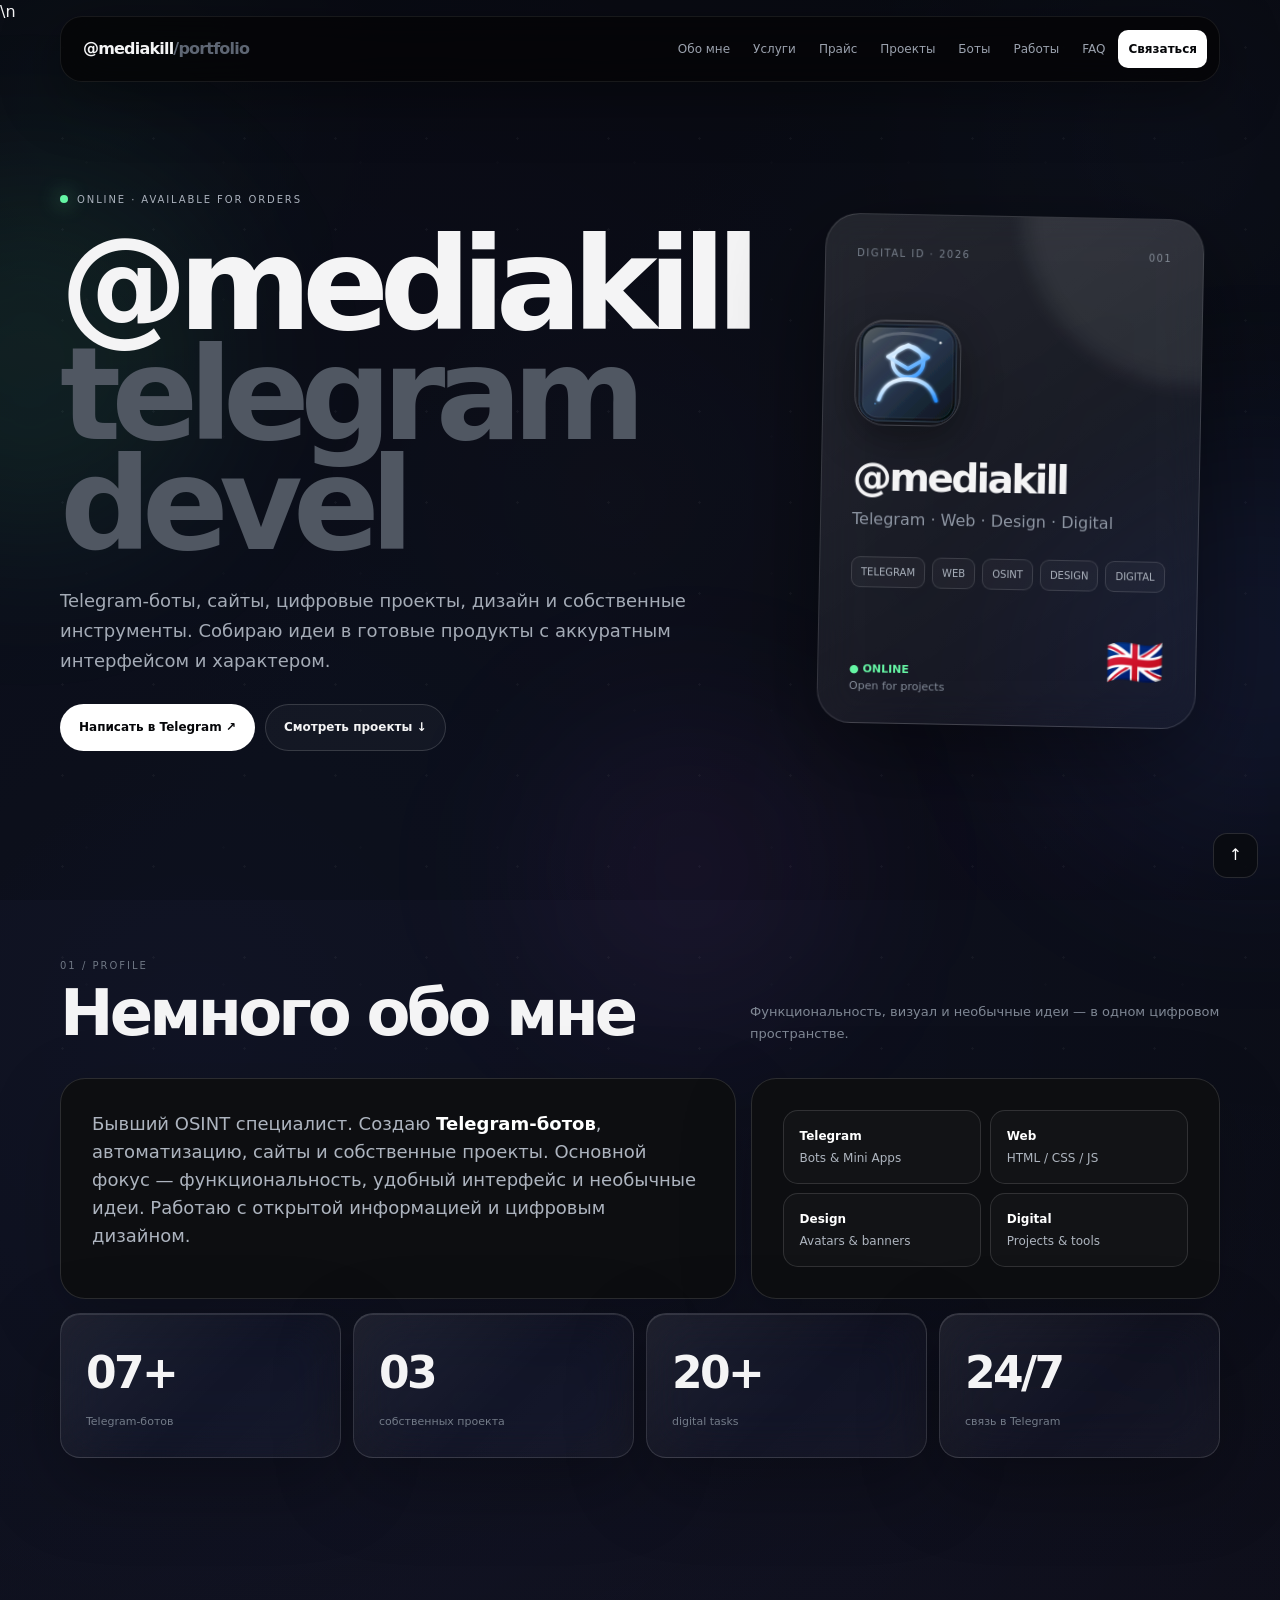
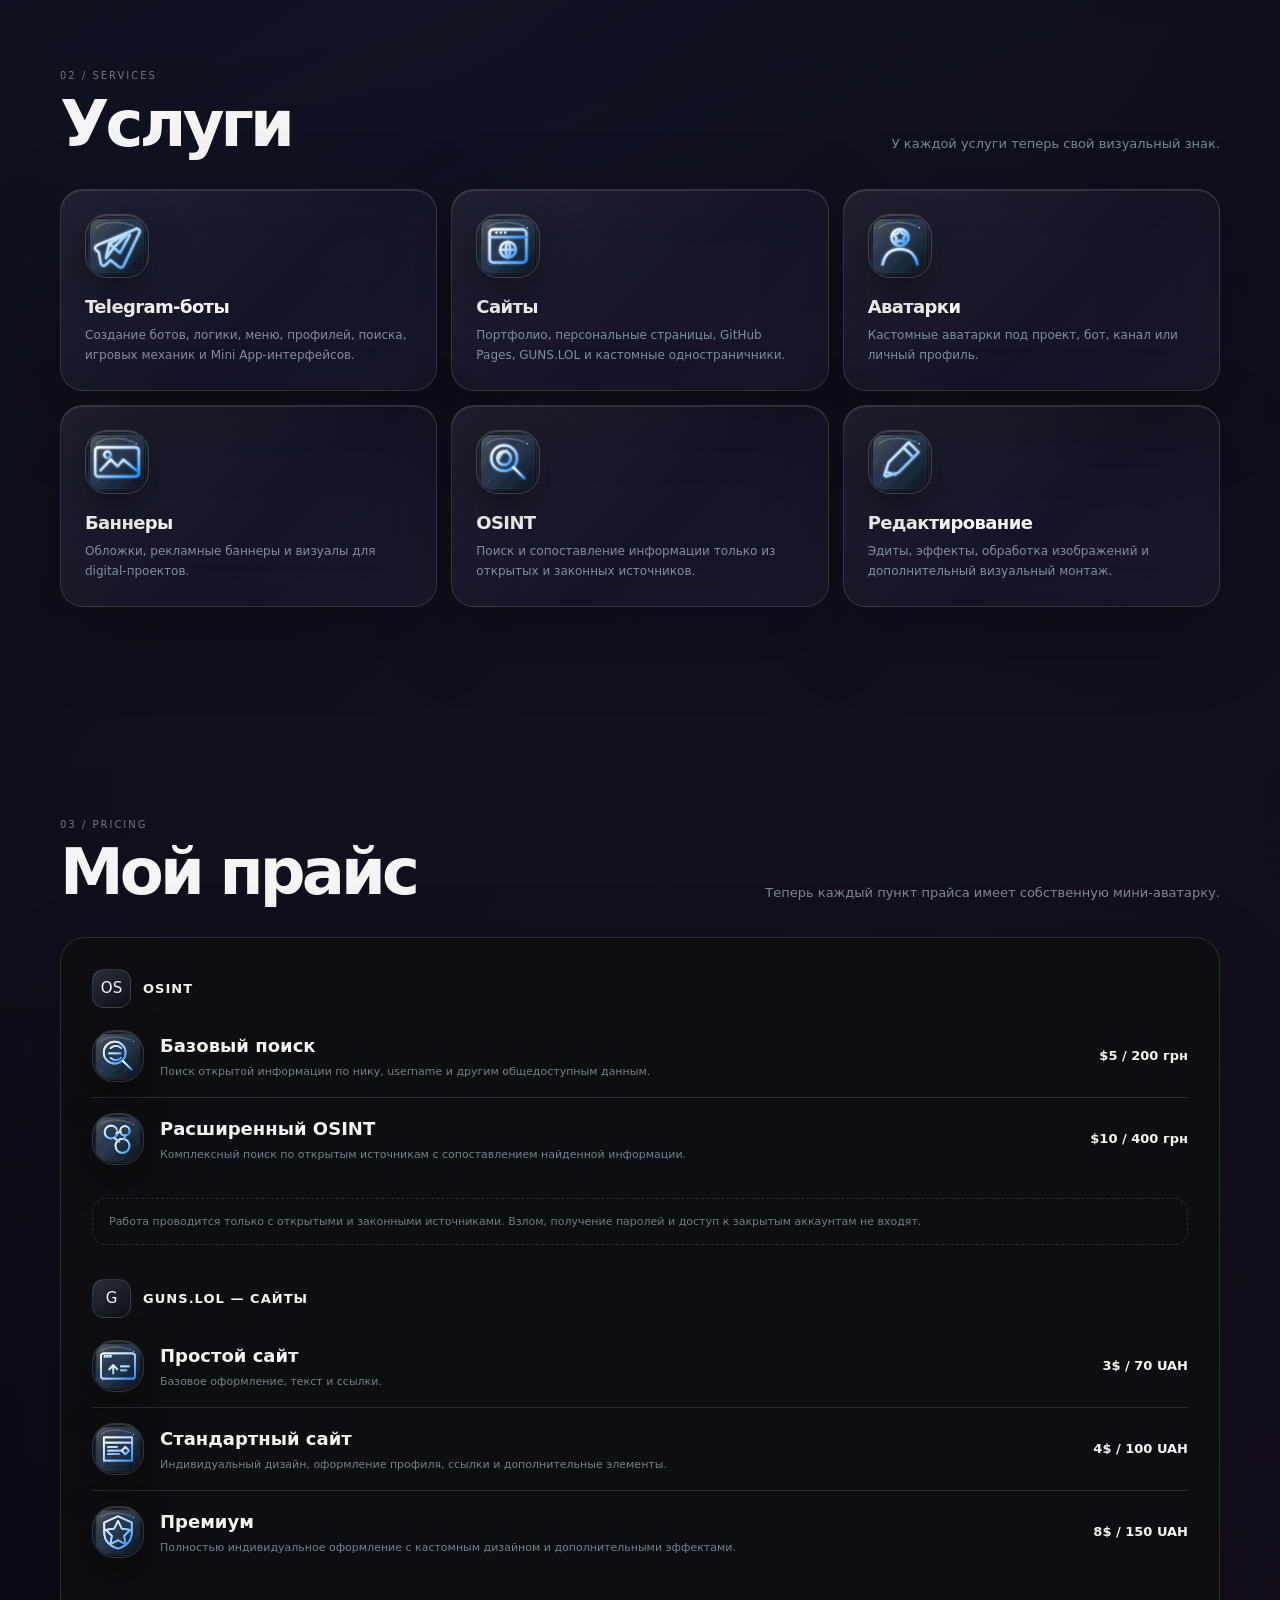
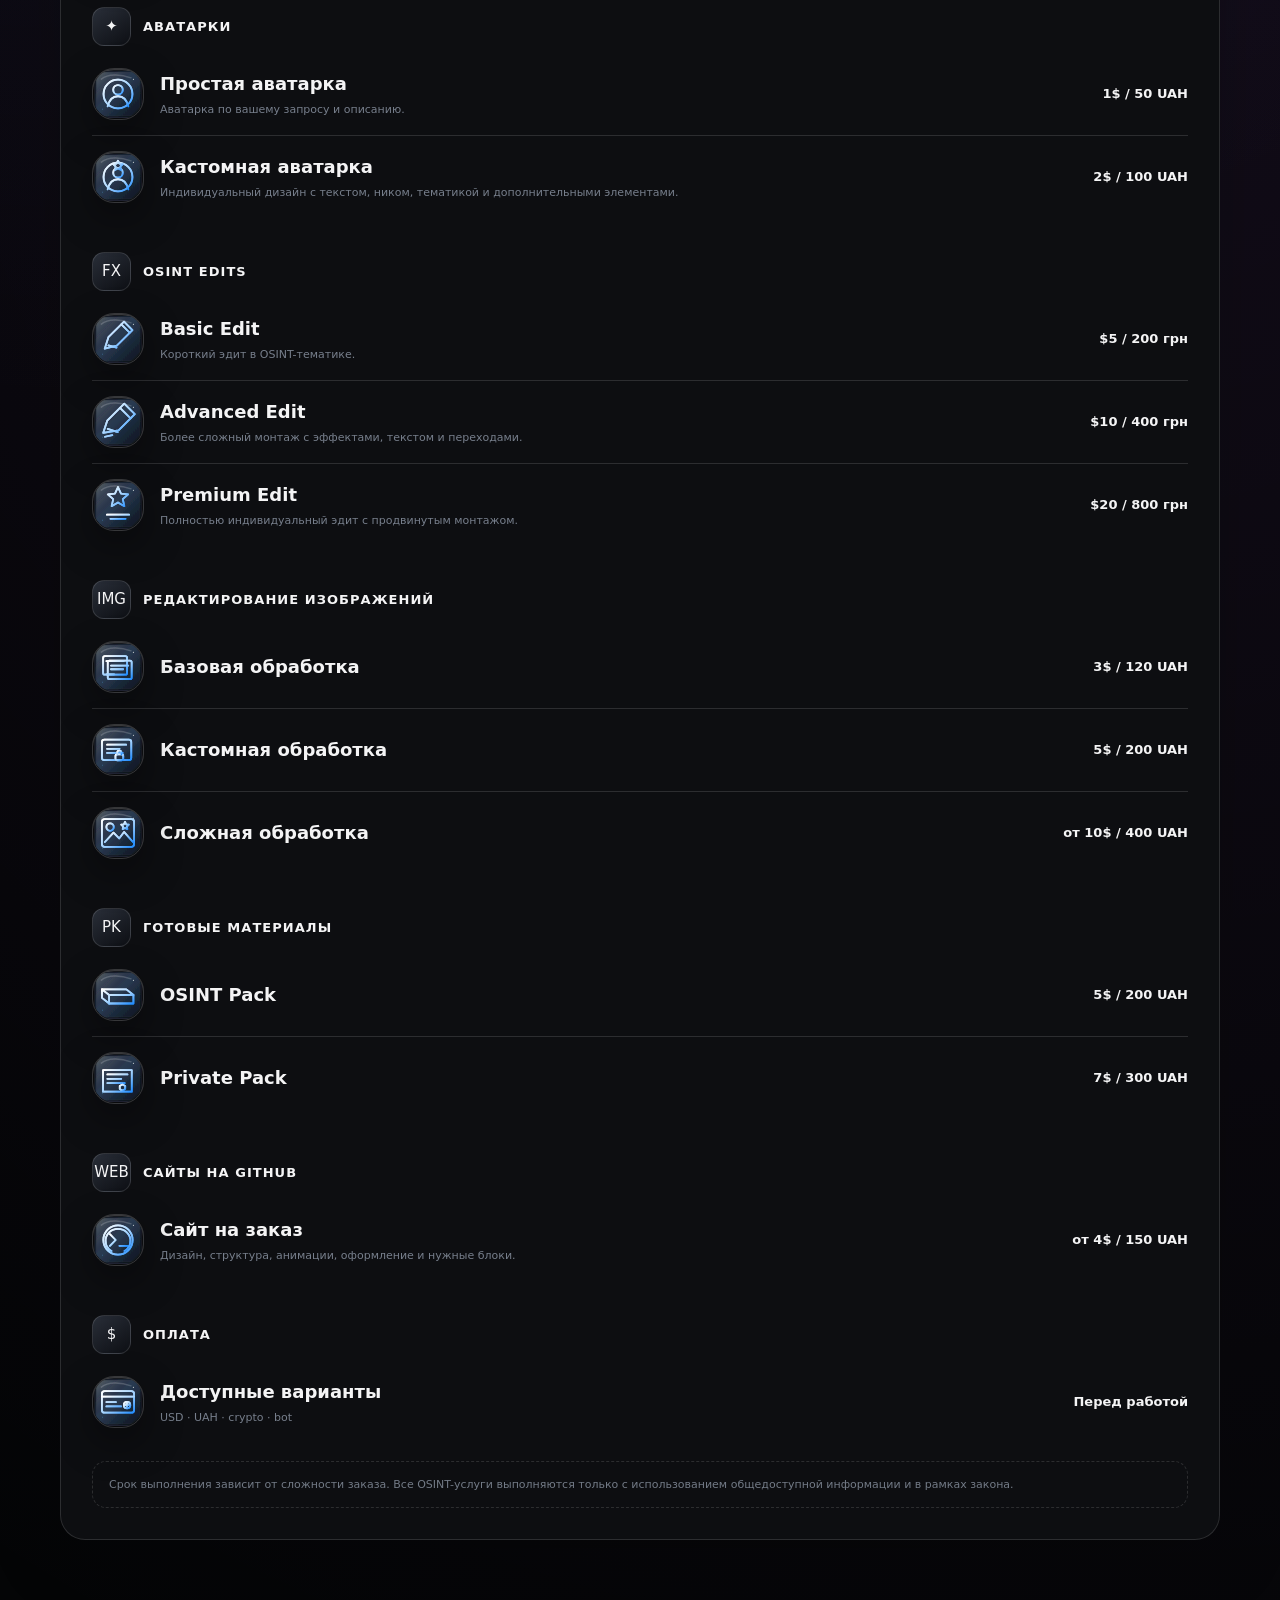
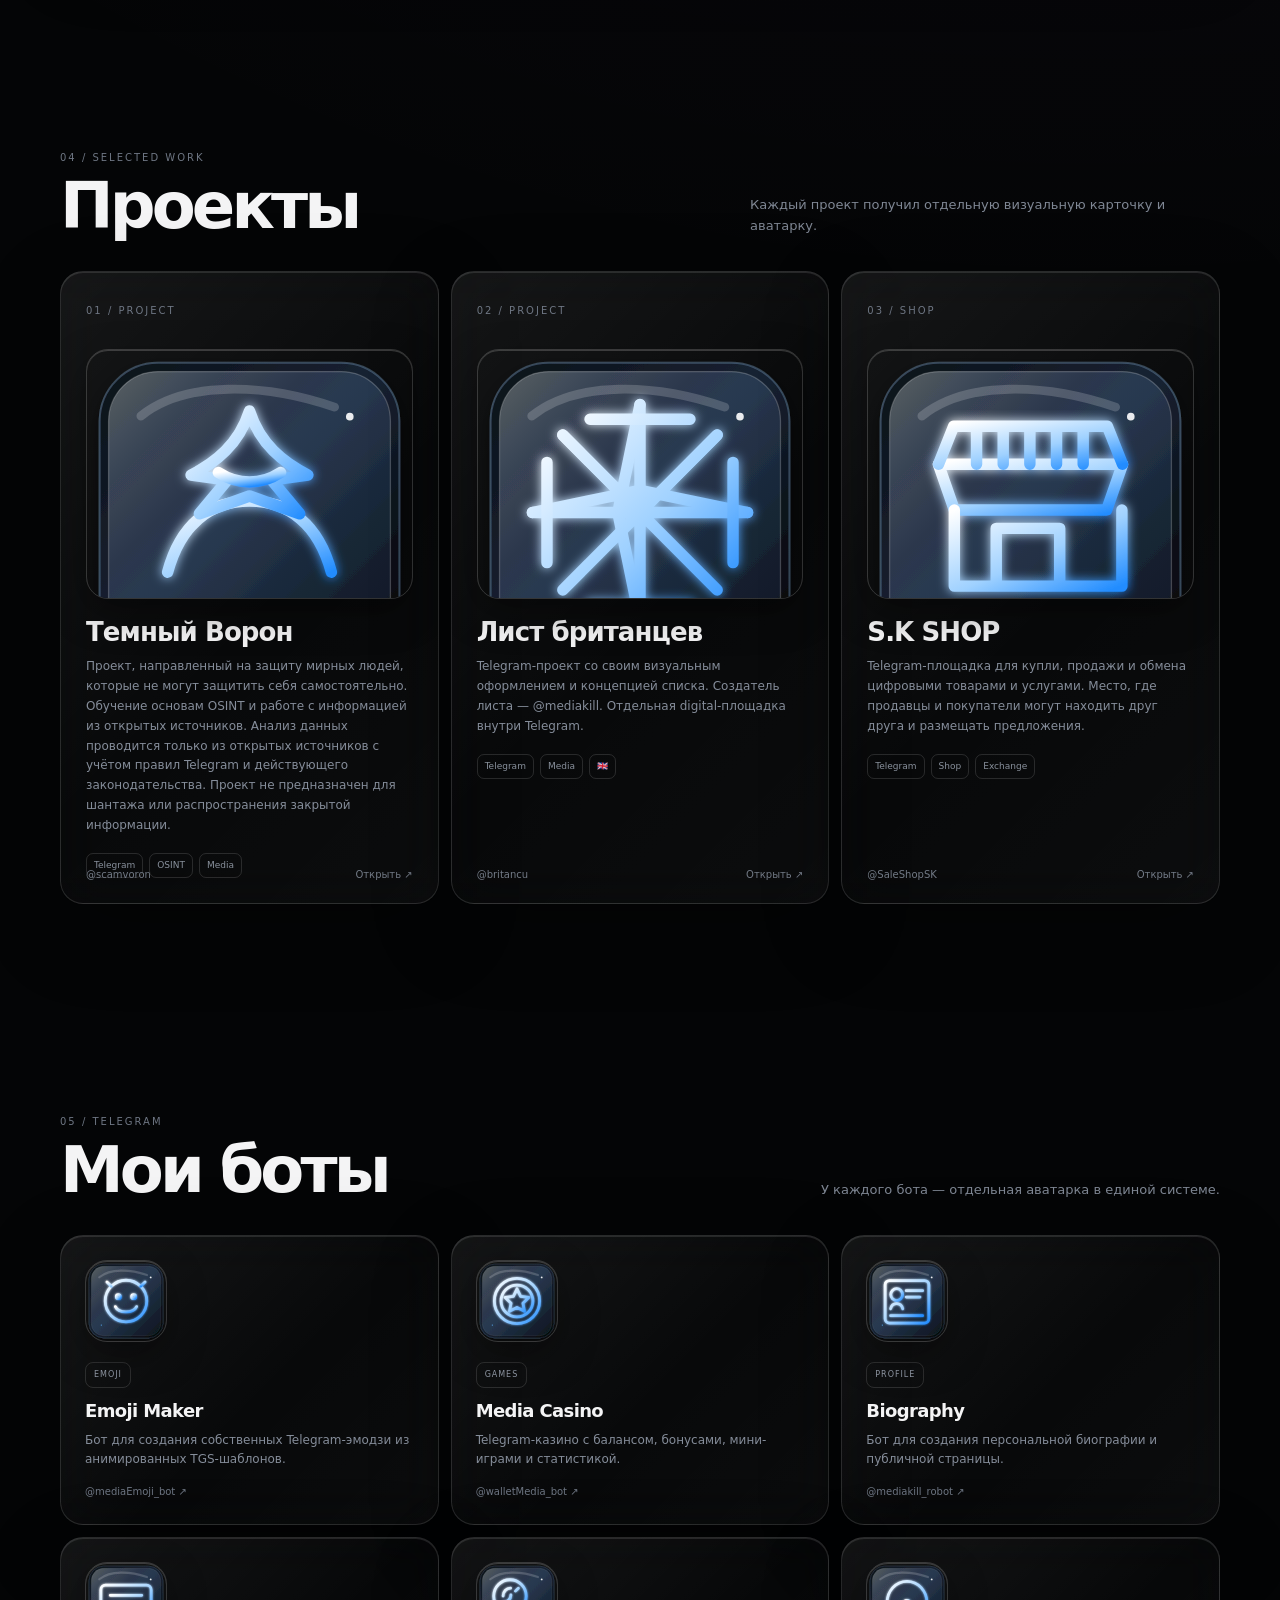
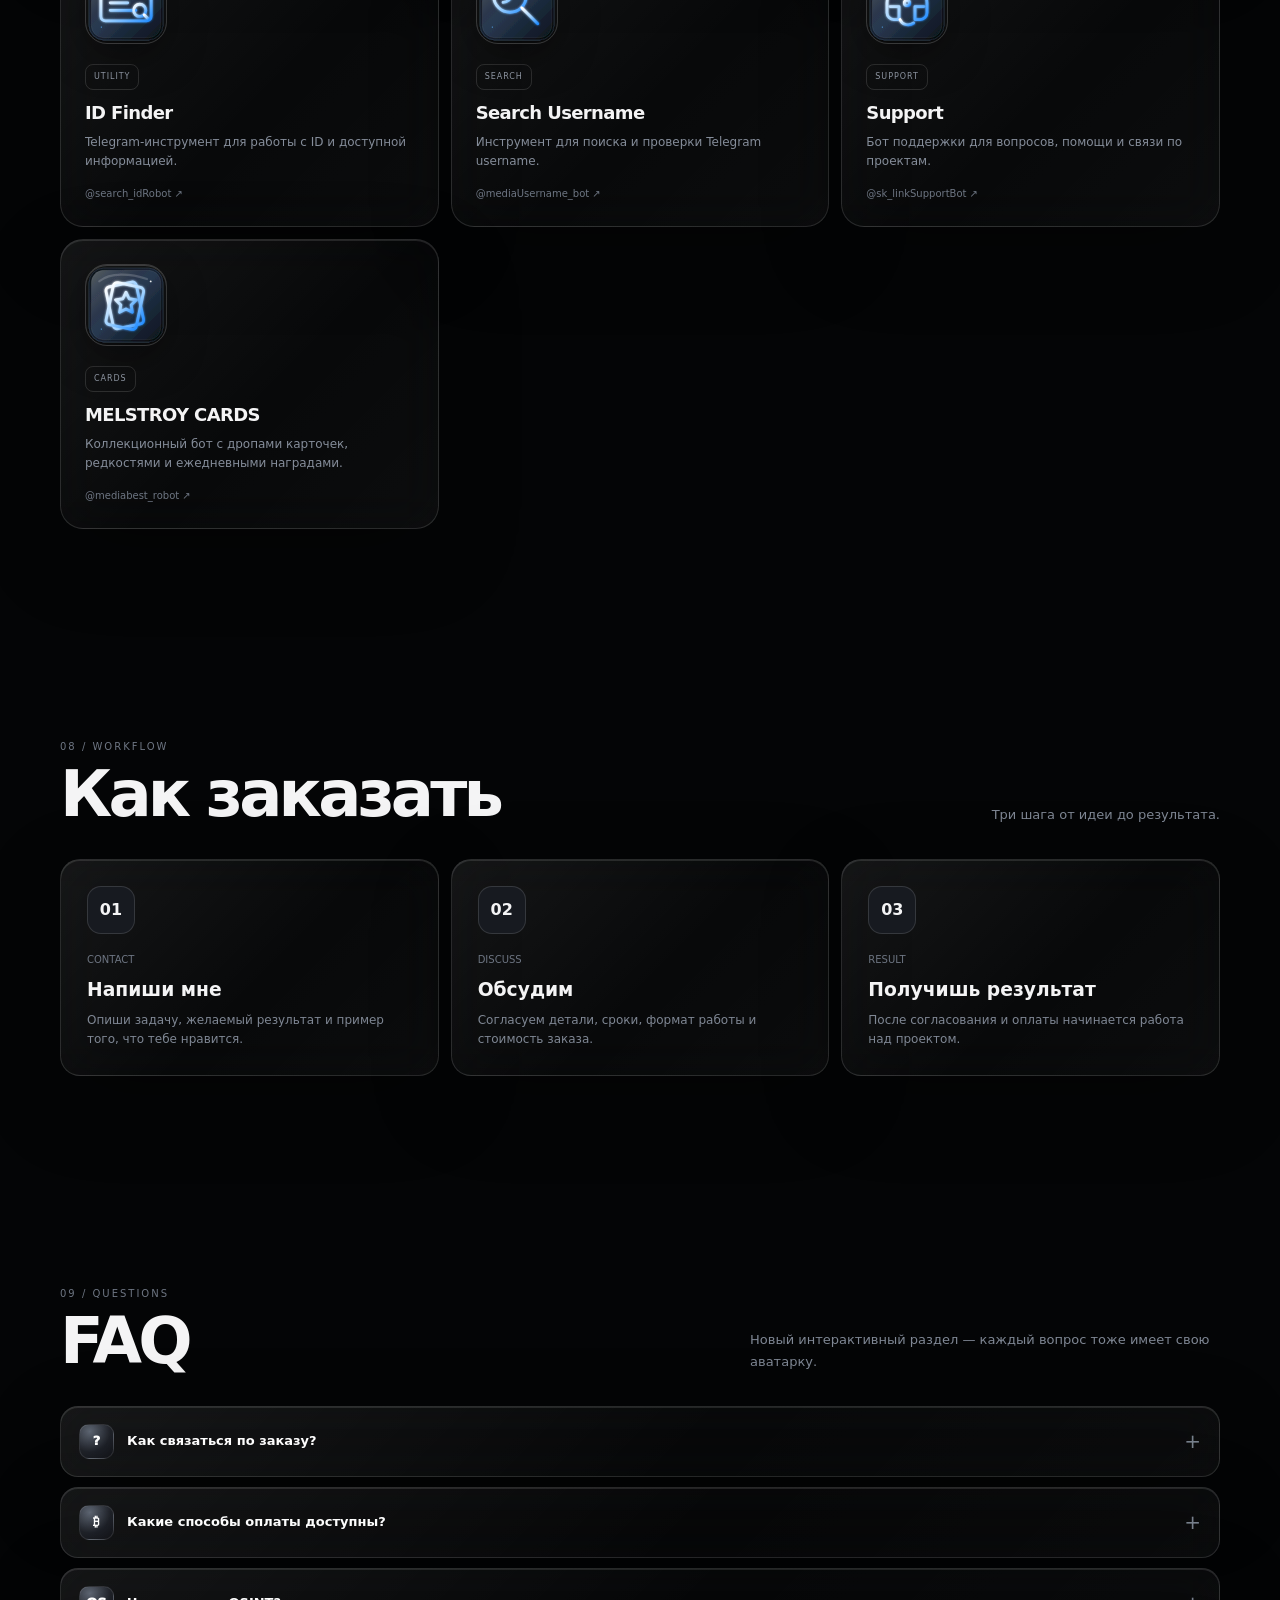
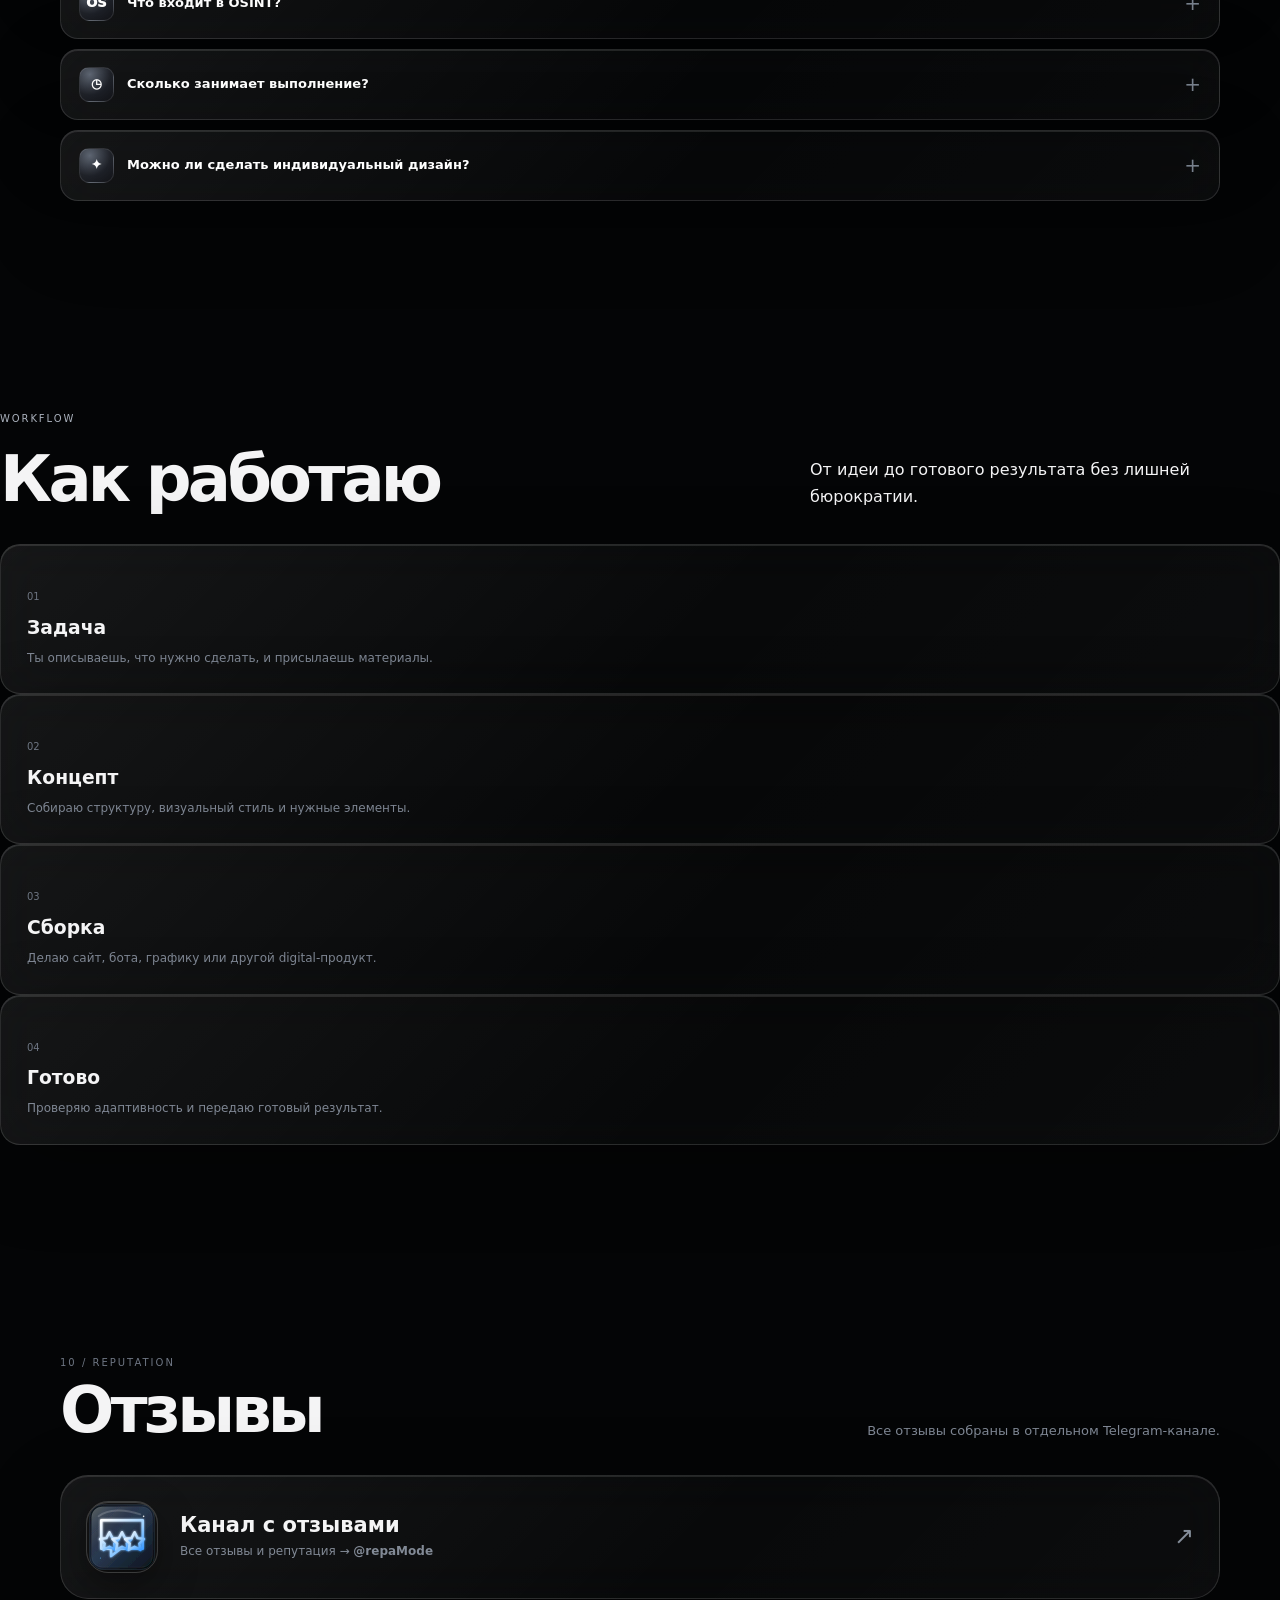
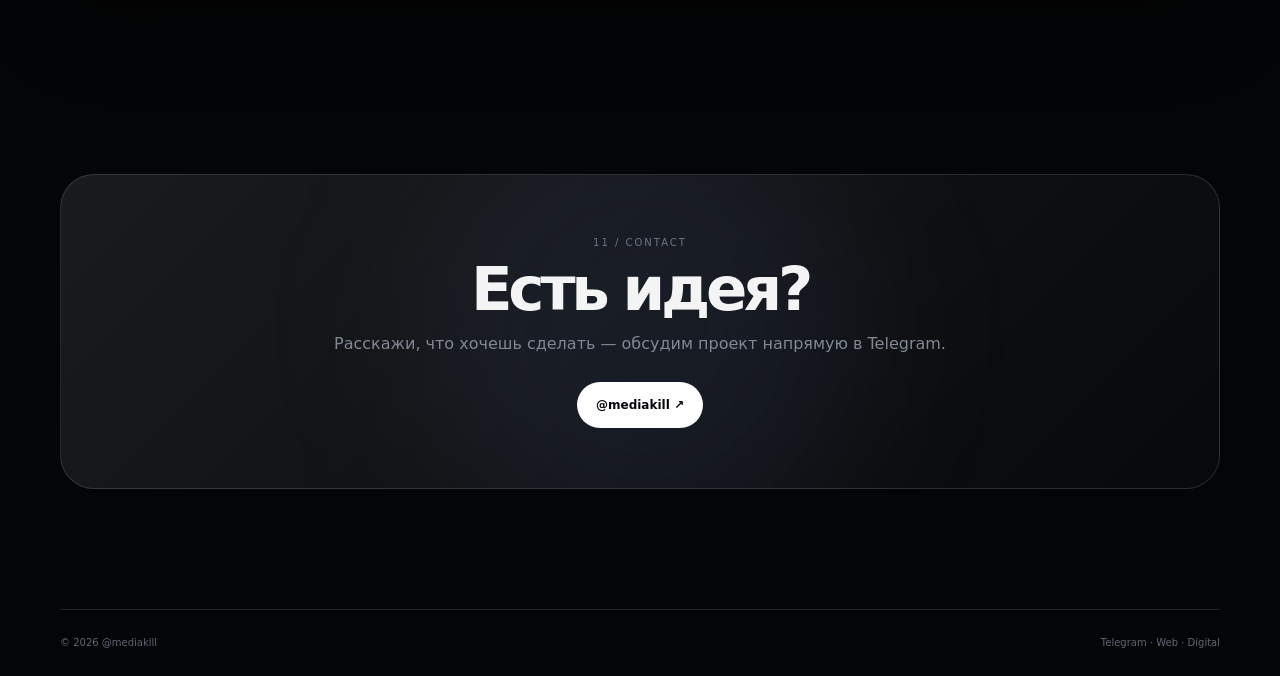
<file: mediakill_ready_avatars.html>
<!DOCTYPE html>
<html lang="ru">
<head>
<meta charset="UTF-8">
<meta name="viewport" content="width=device-width,initial-scale=1.0">
<meta name="theme-color" content="#030407">
<meta name="generator" content="mediakill liquid-glass portfolio — all avatars embedded inline as SVG">\n<meta name="description" content="@mediakill — Telegram bots, websites, design, OSINT and digital projects.">
<title>@mediakill — Digital Portfolio</title>
<style>
:root{--bg:#030407;--card:rgba(12,14,20,.7);--card2:rgba(17,20,27,.62);--line:rgba(255,255,255,.09);--line2:rgba(255,255,255,.15);--text:#f6f7f9;--muted:#9299a6;--muted2:#656d7a;--green:#65f5a4;--blue:#7898ff;--purple:#b178ff;--radius:25px;--shadow:0 28px 100px rgba(0,0,0,.45)}
*{box-sizing:border-box;margin:0;padding:0}html{scroll-behavior:smooth}body{background:var(--bg);color:var(--text);font-family:Inter,system-ui,-apple-system,BlinkMacSystemFont,"Segoe UI",sans-serif;line-height:1.55;overflow-x:hidden}
body:before{content:"";position:fixed;inset:0;z-index:-20;background:radial-gradient(circle at 8% 12%,rgba(101,245,164,.11),transparent 20%),radial-gradient(circle at 92% 16%,rgba(120,152,255,.12),transparent 23%),radial-gradient(circle at 48% 55%,rgba(255,255,255,.035),transparent 28%),radial-gradient(circle at 82% 90%,rgba(177,120,255,.08),transparent 23%),linear-gradient(135deg,#020305,#080a10 55%,#030407)}
body:after{content:"";position:fixed;inset:-20%;z-index:-19;opacity:.22;background-image:radial-gradient(circle,rgba(255,255,255,.18) 1px,transparent 1.2px),radial-gradient(circle,rgba(255,255,255,.08) 1px,transparent 1.2px);background-size:91px 91px,137px 137px;animation:stars 38s linear infinite;pointer-events:none}
@keyframes stars{to{transform:translate(-70px,45px)}}.orb{position:fixed;z-index:-18;border-radius:50%;filter:blur(85px);pointer-events:none}.o1{width:360px;height:360px;background:rgba(80,245,158,.09);left:-150px;top:20%;animation:o1 15s ease-in-out infinite alternate}.o2{width:430px;height:430px;background:rgba(80,110,255,.09);right:-190px;top:48%;animation:o2 18s ease-in-out infinite alternate}.o3{width:300px;height:300px;background:rgba(185,90,255,.065);left:42%;bottom:-120px;animation:o3 14s ease-in-out infinite alternate}
@keyframes o1{to{transform:translate(180px,80px)}}@keyframes o2{to{transform:translate(-130px,-100px)}}@keyframes o3{to{transform:translate(90px,-100px)}}
a{color:inherit;text-decoration:none}button{font:inherit}.container{width:min(1160px,92%);margin:auto}
.nav{position:fixed;top:16px;left:50%;transform:translateX(-50%);z-index:100;width:min(1160px,92%);height:66px;padding:0 12px 0 22px;display:flex;align-items:center;justify-content:space-between;background:rgba(6,8,12,.73);border:1px solid var(--line);border-radius:22px;backdrop-filter:blur(24px);box-shadow:0 15px 60px rgba(0,0,0,.4)}
.brand{font-weight:900;letter-spacing:-.05em}.brand span{color:#5e6673}.navlinks{display:flex;gap:3px}.navlinks a{font-size:12px;color:#9ba2ae;padding:10px 10px;border-radius:10px;transition:.25s}.navlinks a:hover{color:#fff;background:rgba(255,255,255,.06)}.nav-cta{background:#fff!important;color:#050609!important;font-weight:850}.menu{display:none;background:none;border:0;color:#fff;font-size:24px}
.hero{min-height:920px;padding:155px 0 90px;display:flex;align-items:center}.hero-grid{display:grid;grid-template-columns:1.05fr .95fr;gap:70px;align-items:center}.eyebrow{display:flex;align-items:center;gap:9px;color:#aab1bc;font-size:10px;text-transform:uppercase;letter-spacing:.19em;margin-bottom:23px}.dot{width:8px;height:8px;border-radius:50%;background:var(--green);box-shadow:0 0 20px rgba(101,245,164,.8);animation:pulse 1.7s infinite}@keyframes pulse{50%{opacity:.3;transform:scale(.65)}}
h1{font-size:clamp(58px,8vw,104px);line-height:.86;letter-spacing:-.08em;margin-bottom:26px}h1 .dim{color:#505762}.hero-copy{max-width:670px;color:#a4abb6;font-size:17px}.actions{display:flex;gap:10px;margin-top:29px;flex-wrap:wrap}.btn{display:inline-flex;align-items:center;justify-content:center;gap:8px;padding:13px 18px;border-radius:14px;border:1px solid var(--line2);font-size:12px;font-weight:850;transition:.25s}.btn.primary{background:#fff;color:#050609}.btn.ghost{background:rgba(255,255,255,.035)}.btn:hover{transform:translateY(-3px);box-shadow:0 15px 38px rgba(0,0,0,.3)}
.id-card{position:relative;min-height:510px;padding:31px;border:1px solid rgba(255,255,255,.14);border-radius:34px;background:linear-gradient(145deg,rgba(255,255,255,.1),rgba(255,255,255,.025));box-shadow:var(--shadow);overflow:hidden;backdrop-filter:blur(20px);transform:rotate(1.1deg);transition:.5s}.id-card:hover{transform:rotate(0) translateY(-8px)}.id-card:before{content:"";position:absolute;width:340px;height:340px;right:-160px;top:-175px;border-radius:50%;background:rgba(255,255,255,.08);filter:blur(10px)}.id-card:after{content:"";position:absolute;inset:0;background:linear-gradient(110deg,transparent 25%,rgba(255,255,255,.04) 50%,transparent 75%);transform:translateX(-100%);animation:shine 5s infinite}@keyframes shine{55%,100%{transform:translateX(100%)}}
.card-top{display:flex;justify-content:space-between;color:#777f8b;font-size:10px;letter-spacing:.15em;text-transform:uppercase}.avatar{width:106px;height:106px;border-radius:30px;margin:58px 0 22px;display:grid;place-items:center;font-weight:950;font-size:30px;letter-spacing:-.1em;background:radial-gradient(circle at 30% 22%,#6b7280,#1a1d25 48%,#07080c);border:1px solid rgba(255,255,255,.16);box-shadow:inset 0 0 35px rgba(255,255,255,.07),0 20px 50px rgba(0,0,0,.42)}.id-name{font-size:39px;font-weight:900;letter-spacing:-.065em;overflow-wrap:anywhere}.id-role{color:#8c94a1}.id-tags{display:flex;gap:7px;flex-wrap:wrap;margin-top:24px}.tag{font-size:10px;color:#aab1bc;padding:7px 9px;border-radius:9px;border:1px solid var(--line);background:rgba(255,255,255,.035)}.id-bottom{position:absolute;left:31px;right:31px;bottom:28px;display:flex;justify-content:space-between;align-items:end}.available{font-size:11px;color:#838b98}.available b{color:var(--green)}.flag{font-size:47px}
.section{padding:105px 0}.section-head{display:flex;justify-content:space-between;gap:30px;align-items:end;margin-bottom:43px}.kicker{color:#6e7683;font-size:10px;letter-spacing:.2em;text-transform:uppercase;margin-bottom:10px}h2{font-size:clamp(36px,5vw,61px);line-height:.96;letter-spacing:-.07em}.lead{color:#7f8794;max-width:450px;font-size:13px}
.panel{border:1px solid var(--line);background:var(--card);border-radius:var(--radius);padding:31px;box-shadow:0 20px 75px rgba(0,0,0,.18);backdrop-filter:blur(18px)}.about-grid{display:grid;grid-template-columns:1.18fr .82fr;gap:15px}.about-text{font-size:18px;color:#adb4bf;max-width:760px}.about-text b{color:#fff}.skills{display:grid;grid-template-columns:repeat(2,1fr);gap:9px}.skill{padding:16px;border-radius:15px;border:1px solid var(--line);background:rgba(255,255,255,.025);font-size:12px;color:#aeb5bf}.skill span{display:block;color:#fff;font-weight:800;margin-bottom:3px}.stats{display:grid;grid-template-columns:repeat(4,1fr);gap:10px;margin-top:14px}.stat{padding:25px;border:1px solid var(--line);background:rgba(255,255,255,.025);border-radius:20px}.stat strong{display:block;font-size:32px;letter-spacing:-.06em}.stat span{font-size:11px;color:#737b88}
.service-grid,.bot-grid,.project-grid,.gallery,.tool-grid{display:grid;grid-template-columns:repeat(3,1fr);gap:14px}.service,.bot,.project,.work,.tool{border:1px solid var(--line);background:var(--card2);border-radius:23px;padding:24px;transition:.3s;position:relative;overflow:hidden;word-break:normal;overflow-wrap:anywhere}.service:hover,.bot:hover,.project:hover,.work:hover,.tool:hover{transform:translateY(-6px);border-color:rgba(255,255,255,.19);box-shadow:0 24px 65px rgba(0,0,0,.27)}
.icon-avatar,.bot-avatar,.price-icon,.project-avatar,.tool-icon,.faq-icon{display:grid;place-items:center;background:radial-gradient(circle at 30% 20%,#59616e,#181b22 58%,#08090d);border:1px solid rgba(255,255,255,.14);box-shadow:inset 0 0 24px rgba(255,255,255,.06);font-weight:950;color:#fff}.icon-avatar{width:59px;height:59px;border-radius:17px;margin-bottom:18px;font-size:21px}.service h3,.bot h3,.project h3,.tool h3{font-size:18px;letter-spacing:-.035em;margin-bottom:8px;line-height:1.25;overflow-wrap:anywhere}.service p,.bot p,.project p,.tool p{color:#858d9a;font-size:12px;line-height:1.65;overflow-wrap:anywhere}
.price-list{display:grid;gap:0}.price-group{margin-top:34px}.price-group:first-child{margin-top:0}.price-group-title{display:flex;align-items:center;gap:12px;margin-bottom:7px}.price-group-title h3{font-size:13px;letter-spacing:.08em}.price-group-title .group-icon{width:39px;height:39px;border-radius:12px;display:grid;place-items:center;border:1px solid var(--line);background:linear-gradient(145deg,#292e38,#0d0f14);font-size:15px}.price-item{display:grid;grid-template-columns:45px 1fr auto;align-items:center;gap:14px;padding:15px 0;border-bottom:1px solid var(--line)}.price-item:last-child{border-bottom:0}.price-icon{width:38px;height:38px;border-radius:12px;font-size:12px}.price-item h4{font-size:13px}.price-item p{color:#777f8c;font-size:11px;margin-top:3px}.price-value{font-weight:850;white-space:nowrap;font-size:13px}.notice{margin-top:18px;padding:14px 16px;border:1px dashed rgba(255,255,255,.13);border-radius:14px;color:#737b87;font-size:11px}
.project-grid{grid-template-columns:repeat(3,minmax(0,1fr))}.project{min-height:420px;padding:25px}.project-avatar{width:70px;height:70px;border-radius:20px;margin-top:28px;font-size:21px}.project h3{font-size:26px;margin:19px 0 9px;line-height:1.15}.project p{line-height:1.65}.project-tags{display:flex;gap:6px;flex-wrap:wrap;margin-top:17px}.project-tag{font-size:9px;color:#89919d;border:1px solid var(--line);padding:5px 7px;border-radius:7px}.project-foot{position:absolute;left:25px;right:25px;bottom:21px;display:flex;justify-content:space-between;color:#737b87;font-size:10px}
.bot-grid{grid-template-columns:repeat(3,minmax(0,1fr))}.bot-avatar{width:74px;height:74px;border-radius:21px;margin-bottom:18px;font-size:24px}.badge{display:inline-block;font-size:8px;letter-spacing:.12em;text-transform:uppercase;color:#959daa;border:1px solid var(--line);padding:6px 8px;border-radius:8px;margin-bottom:12px}.bot-user{font-size:10px;color:#6e7683;margin-top:14px}
.gallery{grid-template-columns:repeat(4,minmax(0,1fr))}.work{padding:0;min-height:230px;display:flex;align-items:end;background:linear-gradient(145deg,#20242d,#080a0f)}.work-avatar{position:absolute;inset:20px;display:grid;place-items:center;border-radius:22px;background:radial-gradient(circle at 50% 35%,rgba(255,255,255,.12),rgba(255,255,255,.015) 48%,transparent 70%);font-size:42px;font-weight:950;letter-spacing:-.08em}.work-overlay{position:relative;width:100%;padding:18px;background:linear-gradient(transparent,rgba(0,0,0,.9));padding-top:75px}.work-overlay h3{font-size:15px}.work-overlay p{font-size:10px;color:#838b97}
.tool-grid{grid-template-columns:repeat(4,1fr)}.tool{min-height:180px}.tool-icon{width:52px;height:52px;border-radius:15px;margin-bottom:21px}.tool h3{font-size:14px}.tool p{font-size:11px}
.process{display:grid;grid-template-columns:repeat(3,1fr);gap:12px}.step{padding:26px;border:1px solid var(--line);border-radius:20px;background:rgba(255,255,255,.025)}.step-avatar{width:48px;height:48px;border-radius:14px;display:grid;place-items:center;border:1px solid var(--line);background:#171a20;font-weight:900}.step-num{font-size:10px;color:#6d7582;margin-top:18px}.step h3{margin:8px 0 7px}.step p{color:#7f8794;font-size:12px}
.faq{display:grid;gap:10px}.faq-item{border:1px solid var(--line);border-radius:18px;background:rgba(255,255,255,.025);overflow:hidden;word-break:normal;overflow-wrap:anywhere}.faq-q{width:100%;display:flex;align-items:center;gap:13px;padding:17px 18px;background:none;color:#fff;border:0;text-align:left;cursor:pointer}.faq-icon{width:35px;height:35px;border-radius:10px;flex:0 0 auto;font-size:13px}.faq-q span:nth-child(2){font-size:13px;font-weight:750;flex:1}.faq-plus{color:#77808c;font-size:20px}.faq-a{max-height:0;overflow:hidden;padding:0 18px 0 66px;color:#7e8794;font-size:12px;transition:max-height .35s ease,padding .35s ease}.faq-item.open .faq-a{max-height:160px;padding-bottom:18px}.faq-item.open .faq-plus{transform:rotate(45deg)}
.review-link{display:flex;align-items:center;gap:22px;padding:31px;border:1px solid var(--line);border-radius:28px;background:linear-gradient(145deg,rgba(255,255,255,.075),rgba(255,255,255,.02));transition:.3s}.review-link:hover{transform:translateY(-5px);border-color:var(--line2)}.review-avatar{width:86px;height:86px;flex:0 0 auto;border-radius:25px;display:grid;place-items:center;background:radial-gradient(circle at 30% 20%,#657080,#14171e 60%);border:1px solid rgba(255,255,255,.15);font-size:27px;font-weight:950}.review-link h3{font-size:21px;line-height:1.2}.review-link p{color:#828a96;font-size:12px;margin-top:4px}.review-arrow{margin-left:auto;font-size:24px;color:#858e9a}
.contact{padding:70px 0 120px}.contact-box{position:relative;overflow:hidden;padding:60px;border:1px solid var(--line);border-radius:34px;background:linear-gradient(135deg,rgba(255,255,255,.09),rgba(255,255,255,.02));text-align:center}.contact-box:before{content:"";position:absolute;width:450px;height:450px;border-radius:50%;background:rgba(120,152,255,.08);filter:blur(80px);left:50%;top:50%;transform:translate(-50%,-50%)}.contact-box>*{position:relative}.contact-box h2{margin-bottom:13px}.contact-box p{color:#818995;margin-bottom:25px}
footer{border-top:1px solid var(--line);padding:25px 0;color:#5f6773;font-size:10px;display:flex;justify-content:space-between}.float{position:fixed;right:22px;bottom:22px;z-index:30;width:45px;height:45px;border:1px solid var(--line);border-radius:14px;background:rgba(10,11,15,.78);backdrop-filter:blur(15px);color:#fff;cursor:pointer}.reveal{opacity:0;transform:translateY(22px);transition:opacity .75s ease,transform .75s ease}.reveal.show{opacity:1;transform:none}
@media(max-width:920px){.navlinks{display:none}.menu{display:block}.nav.open .navlinks{display:flex;position:absolute;top:73px;left:0;right:0;padding:10px;flex-direction:column;background:rgba(7,9,13,.97);border:1px solid var(--line);border-radius:18px}.nav.open .navlinks a{width:100%;text-align:center}.hero{min-height:auto;padding-top:145px}.hero-grid{grid-template-columns:1fr;gap:55px}.hero-card{max-width:670px;width:100%;margin:auto}.service-grid,.bot-grid{grid-template-columns:repeat(2,1fr)}.project-grid{grid-template-columns:1fr 1fr}.tool-grid{grid-template-columns:repeat(2,1fr)}.gallery{grid-template-columns:repeat(2,1fr)}.about-grid{grid-template-columns:1fr}}
@media(max-width:590px){.container{width:94%}.section{padding:76px 0}.section-head{display:block}.lead{margin-top:15px}.stats{grid-template-columns:1fr 1fr}.service-grid,.bot-grid,.project-grid,.process{grid-template-columns:1fr}.tool-grid{grid-template-columns:1fr 1fr}.gallery{grid-template-columns:1fr 1fr}.id-card{min-height:455px}.id-name{font-size:31px}h1{font-size:60px}.hero-copy{font-size:15px}.price-item{grid-template-columns:40px 1fr}.price-value{grid-column:2;font-size:12px;margin-top:-7px}.review-link{align-items:flex-start}.review-arrow{display:none}.contact-box{padding:42px 20px}footer{flex-direction:column;gap:8px}}

.image-avatar{overflow:hidden;padding:0!important;background:#090b10!important;position:relative}
.image-avatar img{width:100%;height:100%;display:block;object-fit:cover;object-position:center}
.icon-avatar.image-avatar img{border-radius:inherit}
.project-avatar.image-avatar img,.bot-avatar.image-avatar img,.review-avatar.image-avatar img{border-radius:inherit}
.avatar.image-avatar{width:106px;height:106px}
.work-avatar.image-avatar{inset:20px;padding:0!important}
.work-avatar.image-avatar img{border-radius:22px}
.price-icon.image-avatar{overflow:hidden}
.price-icon.image-avatar img{object-fit:cover}

.price-item{min-width:0}
.price-item>div:nth-child(2){min-width:0}
.price-item h4,.price-item p{overflow-wrap:anywhere}
@media(max-width:700px){
  .price-item{grid-template-columns:42px minmax(0,1fr);align-items:start;gap:11px;padding:17px 0}
  .price-item .price-value{grid-column:2;justify-self:start;margin-top:2px;font-size:12px}
  .price-item p{line-height:1.55}
}
@media(max-width:430px){
  .price-item{grid-template-columns:38px minmax(0,1fr)}
  .price-icon{width:38px;height:38px}
  .price-value{white-space:normal}
}

/* SOLUTIONS-STYLE OVERRIDE */
:root{--bg:#050506;--card:#0d0e11;--line:rgba(255,255,255,.10);--muted:#8d9199;--text:#f4f4f5}
body{background:#050506;color:var(--text);font-family:Inter,system-ui,-apple-system,BlinkMacSystemFont,"Segoe UI",sans-serif}
body:before{opacity:.22}
nav{background:rgba(5,5,6,.78)!important;border:1px solid rgba(255,255,255,.08)!important;backdrop-filter:blur(22px)}
section{scroll-margin-top:100px}
.hero{min-height:92vh;display:grid;align-items:center}
.hero h1{font-size:clamp(58px,10vw,128px)!important;letter-spacing:-.075em!important;line-height:.86!important;max-width:900px}
.hero p{max-width:650px!important;font-size:18px!important;line-height:1.65!important}
.hero-actions{gap:10px}
.btn{border-radius:999px!important}
.section-head{display:flex;justify-content:space-between;align-items:end;gap:30px;margin-bottom:34px}
.section-head h2{font-size:clamp(34px,5vw,68px)!important;letter-spacing:-.06em!important;line-height:.95!important}
.section-head p{max-width:470px;line-height:1.65}
.stats,.services,.price-grid,.project-grid,.bot-grid,.tool-grid,.gallery,.steps,.faq-grid{gap:12px!important}
.stat,.service,.price-card,.project,.bot,.tool,.work,.step,.faq-item,.review-link{
  border:1px solid var(--line)!important;background:linear-gradient(180deg,rgba(255,255,255,.045),rgba(255,255,255,.018))!important;
  box-shadow:0 18px 60px rgba(0,0,0,.22)!important;
}
.stat{min-height:145px!important}
.stat strong{font-size:44px!important}
.project{min-height:500px!important}
.project-avatar,.bot-avatar,.work-avatar,.review-avatar,.icon-avatar,.price-icon{border-radius:22px!important}
.project-avatar{width:100%;height:250px!important}
.project-avatar img{object-fit:cover!important}
.bot{min-height:280px!important}
.bot-avatar{width:82px!important;height:82px!important}
.work{min-height:310px!important}
.work-avatar{height:190px!important;inset:0!important;border-radius:0!important}
.work-avatar img{border-radius:0!important}
.price-card{padding:24px!important}
.price-item{grid-template-columns:54px minmax(0,1fr) auto!important}
.price-item h4{font-size:18px!important}
.price-item p{max-width:650px}
.price-value{white-space:nowrap}
.review-link{padding:25px!important}
footer{border-top:1px solid var(--line)}
@media(max-width:760px){
 .hero{min-height:78vh}
 .hero h1{font-size:clamp(52px,17vw,90px)!important}
 .section-head{display:block}
 .section-head p{margin-top:15px}
 .project-grid,.bot-grid,.gallery{grid-template-columns:1fr!important}
 .project{min-height:auto!important}
 .price-item{grid-template-columns:48px minmax(0,1fr)!important}
 .price-value{grid-column:2!important;white-space:normal!important}
}
</style>
<style>
:root{--glass:rgba(255,255,255,.055);--line:rgba(255,255,255,.13)}
body{background:radial-gradient(circle at 15% 10%,rgba(105,125,255,.12),transparent 28%),radial-gradient(circle at 85% 30%,rgba(190,100,255,.08),transparent 28%),#040506!important}
.stat,.service,.price-card,.project,.bot,.step,.faq-item,.review-link{background:linear-gradient(135deg,rgba(255,255,255,.075),rgba(255,255,255,.018) 55%,rgba(255,255,255,.035))!important;border:1px solid var(--line)!important;box-shadow:inset 0 1px 0 rgba(255,255,255,.11),0 25px 80px rgba(0,0,0,.3)!important;backdrop-filter:blur(24px) saturate(130%);-webkit-backdrop-filter:blur(24px) saturate(130%)}
.image-avatar{overflow:hidden!important;padding:0!important;background:transparent!important;border:1px solid rgba(255,255,255,.17)!important;box-shadow:inset 0 1px 0 rgba(255,255,255,.18),0 14px 38px rgba(0,0,0,.38)!important}
.image-avatar img{width:100%;height:100%;display:block;object-fit:cover}
.project-avatar.image-avatar{height:250px!important}.bot-avatar.image-avatar{width:82px!important;height:82px!important}.icon-avatar.image-avatar{width:64px!important;height:64px!important}.price-icon.image-avatar{width:52px!important;height:52px!important}.review-avatar.image-avatar{width:72px!important;height:72px!important}
.project-avatar.image-avatar img,.bot-avatar.image-avatar img,.icon-avatar.image-avatar img,.price-icon.image-avatar img,.review-avatar.image-avatar img{border-radius:inherit}
.project:hover,.bot:hover,.service:hover,.price-card:hover,.step:hover,.review-link:hover{transform:translateY(-5px);border-color:rgba(255,255,255,.24)!important}
@media(max-width:700px){.project-avatar.image-avatar{height:210px!important}.price-item{grid-template-columns:48px minmax(0,1fr)!important}.price-value{grid-column:2!important;white-space:normal!important}}
</style></head>
<body>
<div class="orb o1"></div><div class="orb o2"></div><div class="orb o3"></div>

<nav class="nav" id="nav">
<a class="brand" href="#top">@mediakill<span>/portfolio</span></a>
<div class="navlinks"><a href="#about">Обо мне</a><a href="#services">Услуги</a><a href="#price">Прайс</a><a href="#projects">Проекты</a><a href="#bots">Боты</a><a href="#works">Работы</a><a href="#faq">FAQ</a><a href="#contact" class="nav-cta">Связаться</a></div>
<button class="menu" id="menu">☰</button>
</nav>

<main id="top">
<section class="hero"><div class="container hero-grid">
<div class="reveal"><div class="eyebrow"><span class="dot"></span> ONLINE · AVAILABLE FOR ORDERS</div><h1>@mediakill<br><span class="dim" id="typing">digital creator</span></h1><p class="hero-copy">Telegram-боты, сайты, цифровые проекты, дизайн и собственные инструменты. Собираю идеи в готовые продукты с аккуратным интерфейсом и характером.</p><div class="actions"><a class="btn primary" href="https://t.me/mediakill" target="_blank">Написать в Telegram ↗</a><a class="btn ghost" href="#projects">Смотреть проекты ↓</a></div></div>
<div class="reveal"><div class="id-card"><div class="card-top"><span>DIGITAL ID · 2026</span><span>001</span></div><div class="avatar image-avatar"><img src="[data-uri]" alt="Профиль @mediakill"></div><div class="id-name">@mediakill</div><div class="id-role">Telegram · Web · Design · Digital</div><div class="id-tags"><span class="tag">TELEGRAM</span><span class="tag">WEB</span><span class="tag">OSINT</span><span class="tag">DESIGN</span><span class="tag">DIGITAL</span></div><div class="id-bottom"><div class="available"><b>● ONLINE</b><br>Open for projects</div><div class="flag">🇬🇧</div></div></div></div>
</div></section>

<section class="section reveal" id="about"><div class="container"><div class="section-head"><div><div class="kicker">01 / profile</div><h2>Немного обо мне</h2></div><p class="lead">Функциональность, визуал и необычные идеи — в одном цифровом пространстве.</p></div>
<div class="about-grid"><div class="panel"><p class="about-text">Бывший OSINT специалист. Создаю <b>Telegram-ботов</b>, автоматизацию, сайты и собственные проекты. Основной фокус — функциональность, удобный интерфейс и необычные идеи. Работаю с открытой информацией и цифровым дизайном.</p></div><div class="panel"><div class="skills"><div class="skill"><span>Telegram</span>Bots & Mini Apps</div><div class="skill"><span>Web</span>HTML / CSS / JS</div><div class="skill"><span>Design</span>Avatars & banners</div><div class="skill"><span>Digital</span>Projects & tools</div></div></div></div>
<div class="stats"><div class="stat"><strong>07+</strong><span>Telegram-ботов</span></div><div class="stat"><strong>03</strong><span>собственных проекта</span></div><div class="stat"><strong>20+</strong><span>digital tasks</span></div><div class="stat"><strong>24/7</strong><span>связь в Telegram</span></div></div></div></section>

<section class="section reveal" id="services"><div class="container"><div class="section-head"><div><div class="kicker">02 / services</div><h2>Услуги</h2></div><p class="lead">У каждой услуги теперь свой визуальный знак.</p></div>
<div class="service-grid">
<div class="service"><div class="icon-avatar image-avatar"><img src="[data-uri]" alt="Telegram"></div><h3>Telegram-боты</h3><p>Создание ботов, логики, меню, профилей, поиска, игровых механик и Mini App-интерфейсов.</p></div>
<div class="service"><div class="icon-avatar image-avatar"><img src="[data-uri]" alt="Web"></div><h3>Сайты</h3><p>Портфолио, персональные страницы, GitHub Pages, GUNS.LOL и кастомные одностраничники.</p></div>
<div class="service"><div class="icon-avatar image-avatar"><img src="[data-uri]" alt="Avatar"></div><h3>Аватарки</h3><p>Кастомные аватарки под проект, бот, канал или личный профиль.</p></div>
<div class="service"><div class="icon-avatar image-avatar"><img src="[data-uri]" alt="Banner"></div><h3>Баннеры</h3><p>Обложки, рекламные баннеры и визуалы для digital-проектов.</p></div>
<div class="service"><div class="icon-avatar image-avatar"><img src="[data-uri]" alt="OSINT"></div><h3>OSINT</h3><p>Поиск и сопоставление информации только из открытых и законных источников.</p></div>
<div class="service"><div class="icon-avatar image-avatar"><img src="[data-uri]" alt="Edit"></div><h3>Редактирование</h3><p>Эдиты, эффекты, обработка изображений и дополнительный визуальный монтаж.</p></div>
</div></div></section>

<section class="section reveal" id="price"><div class="container"><div class="section-head"><div><div class="kicker">03 / pricing</div><h2>Мой прайс</h2></div><p class="lead">Теперь каждый пункт прайса имеет собственную мини-аватарку.</p></div>
<div class="panel">
<div class="price-group"><div class="price-group-title"><div class="group-icon">OS</div><h3>OSINT</h3></div><div class="price-list">
<div class="price-item"><div class="price-icon image-avatar"><img src="[data-uri]" alt="OSINT"></div><div><h4>Базовый поиск</h4><p>Поиск открытой информации по нику, username и другим общедоступным данным.</p></div><div class="price-value">$5 / 200 грн</div></div>
<div class="price-item"><div class="price-icon image-avatar"><img src="[data-uri]" alt="OSINT"></div><div><h4>Расширенный OSINT</h4><p>Комплексный поиск по открытым источникам с сопоставлением найденной информации.</p></div><div class="price-value">$10 / 400 грн</div></div></div><div class="notice">Работа проводится только с открытыми и законными источниками. Взлом, получение паролей и доступ к закрытым аккаунтам не входят.</div></div>
<div class="price-group"><div class="price-group-title"><div class="group-icon">G</div><h3>GUNS.LOL — САЙТЫ</h3></div><div class="price-list">
<div class="price-item"><div class="price-icon image-avatar"><img src="[data-uri]" alt="Сайт"></div><div><h4>Простой сайт</h4><p>Базовое оформление, текст и ссылки.</p></div><div class="price-value">3$ / 70 UAH</div></div>
<div class="price-item"><div class="price-icon image-avatar"><img src="[data-uri]" alt="Сайт"></div><div><h4>Стандартный сайт</h4><p>Индивидуальный дизайн, оформление профиля, ссылки и дополнительные элементы.</p></div><div class="price-value">4$ / 100 UAH</div></div>
<div class="price-item"><div class="price-icon image-avatar"><img src="[data-uri]" alt="Премиум сайт"></div><div><h4>Премиум</h4><p>Полностью индивидуальное оформление с кастомным дизайном и дополнительными эффектами.</p></div><div class="price-value">8$ / 150 UAH</div></div></div></div>
<div class="price-group"><div class="price-group-title"><div class="group-icon">✦</div><h3>АВАТАРКИ</h3></div><div class="price-list">
<div class="price-item"><div class="price-icon image-avatar"><img src="[data-uri]" alt="Аватарка"></div><div><h4>Простая аватарка</h4><p>Аватарка по вашему запросу и описанию.</p></div><div class="price-value">1$ / 50 UAH</div></div>
<div class="price-item"><div class="price-icon image-avatar"><img src="[data-uri]" alt="Кастомная аватарка"></div><div><h4>Кастомная аватарка</h4><p>Индивидуальный дизайн с текстом, ником, тематикой и дополнительными элементами.</p></div><div class="price-value">2$ / 100 UAH</div></div></div></div>
<div class="price-group"><div class="price-group-title"><div class="group-icon">FX</div><h3>OSINT EDITS</h3></div><div class="price-list">
<div class="price-item"><div class="price-icon image-avatar"><img src="[data-uri]" alt="Edit"></div><div><h4>Basic Edit</h4><p>Короткий эдит в OSINT-тематике.</p></div><div class="price-value">$5 / 200 грн</div></div>
<div class="price-item"><div class="price-icon image-avatar"><img src="[data-uri]" alt="Advanced Edit"></div><div><h4>Advanced Edit</h4><p>Более сложный монтаж с эффектами, текстом и переходами.</p></div><div class="price-value">$10 / 400 грн</div></div>
<div class="price-item"><div class="price-icon image-avatar"><img src="[data-uri]" alt="Премиум сайт"></div><div><h4>Premium Edit</h4><p>Полностью индивидуальный эдит с продвинутым монтажом.</p></div><div class="price-value">$20 / 800 грн</div></div></div></div>
<div class="price-group"><div class="price-group-title"><div class="group-icon">IMG</div><h3>РЕДАКТИРОВАНИЕ ИЗОБРАЖЕНИЙ</h3></div><div class="price-list">
<div class="price-item"><div class="price-icon image-avatar"><img src="[data-uri]" alt="OSINT"></div><div><h4>Базовая обработка</h4></div><div class="price-value">3$ / 120 UAH</div></div>
<div class="price-item"><div class="price-icon image-avatar"><img src="[data-uri]" alt="OSINT"></div><div><h4>Кастомная обработка</h4></div><div class="price-value">5$ / 200 UAH</div></div>
<div class="price-item"><div class="price-icon image-avatar"><img src="[data-uri]" alt="Сложная обработка"></div><div><h4>Сложная обработка</h4></div><div class="price-value">от 10$ / 400 UAH</div></div></div></div>
<div class="price-group"><div class="price-group-title"><div class="group-icon">PK</div><h3>ГОТОВЫЕ МАТЕРИАЛЫ</h3></div><div class="price-list">
<div class="price-item"><div class="price-icon image-avatar"><img src="[data-uri]" alt="OSINT Pack"></div><div><h4>OSINT Pack</h4></div><div class="price-value">5$ / 200 UAH</div></div>
<div class="price-item"><div class="price-icon image-avatar"><img src="[data-uri]" alt="Private Pack"></div><div><h4>Private Pack</h4></div><div class="price-value">7$ / 300 UAH</div></div></div></div>
<div class="price-group"><div class="price-group-title"><div class="group-icon">WEB</div><h3>САЙТЫ НА GITHUB</h3></div><div class="price-list"><div class="price-item"><div class="price-icon image-avatar"><img src="[data-uri]" alt="GitHub"></div><div><h4>Сайт на заказ</h4><p>Дизайн, структура, анимации, оформление и нужные блоки.</p></div><div class="price-value">от 4$ / 150 UAH</div></div></div></div>
<div class="price-group"><div class="price-group-title"><div class="group-icon">$</div><h3>ОПЛАТА</h3></div><div class="price-list"><div class="price-item"><div class="price-icon image-avatar"><img src="[data-uri]" alt="Оплата"></div><div><h4>Доступные варианты</h4><p>USD · UAH · crypto · bot</p></div><div class="price-value">Перед работой</div></div></div></div>
<div class="notice">Срок выполнения зависит от сложности заказа. Все OSINT-услуги выполняются только с использованием общедоступной информации и в рамках закона.</div>
</div></div></section>

<section class="section reveal" id="projects"><div class="container"><div class="section-head"><div><div class="kicker">04 / selected work</div><h2>Проекты</h2></div><p class="lead">Каждый проект получил отдельную визуальную карточку и аватарку.</p></div>
<div class="project-grid">
<a class="project" href="https://t.me/scamvoron" target="_blank"><span class="kicker">01 / PROJECT</span><div class="project-avatar image-avatar"><img src="[data-uri]" alt="Темный Ворон"></div><h3>Темный Ворон</h3><p>Проект, направленный на защиту мирных людей, которые не могут защитить себя самостоятельно. Обучение основам OSINT и работе с информацией из открытых источников. Анализ данных проводится только из открытых источников с учётом правил Telegram и действующего законодательства. Проект не предназначен для шантажа или распространения закрытой информации.</p><div class="project-tags"><span class="project-tag">Telegram</span><span class="project-tag">OSINT</span><span class="project-tag">Media</span></div><div class="project-foot"><span>@scamvoron</span><span>Открыть ↗</span></div></a>
<a class="project" href="https://t.me/britancu" target="_blank"><span class="kicker">02 / PROJECT</span><div class="project-avatar image-avatar"><img src="[data-uri]" alt="Лист британцев"></div><h3>Лист британцев</h3><p>Telegram-проект со своим визуальным оформлением и концепцией списка. Создатель листа — @mediakill. Отдельная digital-площадка внутри Telegram.</p><div class="project-tags"><span class="project-tag">Telegram</span><span class="project-tag">Media</span><span class="project-tag">🇬🇧</span></div><div class="project-foot"><span>@britancu</span><span>Открыть ↗</span></div></a>
<a class="project" href="https://t.me/SaleShopSK" target="_blank"><span class="kicker">03 / SHOP</span><div class="project-avatar image-avatar"><img src="[data-uri]" alt="S.K SHOP"></div><h3>S.K SHOP</h3><p>Telegram-площадка для купли, продажи и обмена цифровыми товарами и услугами. Место, где продавцы и покупатели могут находить друг друга и размещать предложения.</p><div class="project-tags"><span class="project-tag">Telegram</span><span class="project-tag">Shop</span><span class="project-tag">Exchange</span></div><div class="project-foot"><span>@SaleShopSK</span><span>Открыть ↗</span></div></a>
</div></div></section>

<section class="section reveal" id="bots"><div class="container"><div class="section-head"><div><div class="kicker">05 / telegram</div><h2>Мои боты</h2></div><p class="lead">У каждого бота — отдельная аватарка в единой системе.</p></div>
<div class="bot-grid">
<a class="bot" href="https://t.me/mediaEmoji_bot" target="_blank"><div class="bot-avatar image-avatar"><img src="[data-uri]" alt="Emoji Maker"></div><span class="badge">Emoji</span><h3>Emoji Maker</h3><p>Бот для создания собственных Telegram-эмодзи из анимированных TGS-шаблонов.</p><div class="bot-user">@mediaEmoji_bot ↗</div></a>
<a class="bot" href="https://t.me/walletMedia_bot" target="_blank"><div class="bot-avatar image-avatar"><img src="[data-uri]" alt="Media Casino"></div><span class="badge">Games</span><h3>Media Casino</h3><p>Telegram-казино с балансом, бонусами, мини-играми и статистикой.</p><div class="bot-user">@walletMedia_bot ↗</div></a>
<a class="bot" href="https://t.me/mediakill_robot" target="_blank"><div class="bot-avatar image-avatar"><img src="[data-uri]" alt="Biography"></div><span class="badge">Profile</span><h3>Biography</h3><p>Бот для создания персональной биографии и публичной страницы.</p><div class="bot-user">@mediakill_robot ↗</div></a>
<a class="bot" href="https://t.me/search_idRobot" target="_blank"><div class="bot-avatar image-avatar"><img src="[data-uri]" alt="ID Finder"></div><span class="badge">Utility</span><h3>ID Finder</h3><p>Telegram-инструмент для работы с ID и доступной информацией.</p><div class="bot-user">@search_idRobot ↗</div></a>
<a class="bot" href="https://t.me/mediaUsername_bot" target="_blank"><div class="bot-avatar image-avatar"><img src="[data-uri]" alt="Search Username"></div><span class="badge">Search</span><h3>Search Username</h3><p>Инструмент для поиска и проверки Telegram username.</p><div class="bot-user">@mediaUsername_bot ↗</div></a>
<a class="bot" href="https://t.me/sk_linkSupportBot" target="_blank"><div class="bot-avatar image-avatar"><img src="[data-uri]" alt="Support"></div><span class="badge">Support</span><h3>Support</h3><p>Бот поддержки для вопросов, помощи и связи по проектам.</p><div class="bot-user">@sk_linkSupportBot ↗</div></a>
<a class="bot" href="https://t.me/mediabest_robot" target="_blank"><div class="bot-avatar image-avatar"><img src="[data-uri]" alt="MELSTROY CARDS"></div><span class="badge">Cards</span><h3>MELSTROY CARDS</h3><p>Коллекционный бот с дропами карточек, редкостями и ежедневными наградами.</p><div class="bot-user">@mediabest_robot ↗</div></a>
</div></div></section>





<section class="section reveal"><div class="container"><div class="section-head"><div><div class="kicker">08 / workflow</div><h2>Как заказать</h2></div><p class="lead">Три шага от идеи до результата.</p></div>
<div class="process">
<div class="step"><div class="step-avatar">01</div><div class="step-num">CONTACT</div><h3>Напиши мне</h3><p>Опиши задачу, желаемый результат и пример того, что тебе нравится.</p></div>
<div class="step"><div class="step-avatar">02</div><div class="step-num">DISCUSS</div><h3>Обсудим</h3><p>Согласуем детали, сроки, формат работы и стоимость заказа.</p></div>
<div class="step"><div class="step-avatar">03</div><div class="step-num">RESULT</div><h3>Получишь результат</h3><p>После согласования и оплаты начинается работа над проектом.</p></div>
</div></div></section>

<section class="section reveal" id="faq"><div class="container"><div class="section-head"><div><div class="kicker">09 / questions</div><h2>FAQ</h2></div><p class="lead">Новый интерактивный раздел — каждый вопрос тоже имеет свою аватарку.</p></div>
<div class="faq">
<div class="faq-item"><button class="faq-q"><span class="faq-icon">?</span><span>Как связаться по заказу?</span><span class="faq-plus">+</span></button><div class="faq-a">Напиши напрямую в Telegram на @mediakill и опиши задачу.</div></div>
<div class="faq-item"><button class="faq-q"><span class="faq-icon">₿</span><span>Какие способы оплаты доступны?</span><span class="faq-plus">+</span></button><div class="faq-a">В прайсе указаны USD, UAH, crypto и bot. Конкретный способ можно согласовать перед началом.</div></div>
<div class="faq-item"><button class="faq-q"><span class="faq-icon">OS</span><span>Что входит в OSINT?</span><span class="faq-plus">+</span></button><div class="faq-a">Только работа с общедоступной информацией и законными открытыми источниками. Взлом и доступ к закрытым аккаунтам не входят.</div></div>
<div class="faq-item"><button class="faq-q"><span class="faq-icon">◷</span><span>Сколько занимает выполнение?</span><span class="faq-plus">+</span></button><div class="faq-a">Срок зависит от сложности и объёма заказа. Он согласуется до начала работы.</div></div>
<div class="faq-item"><button class="faq-q"><span class="faq-icon">✦</span><span>Можно ли сделать индивидуальный дизайн?</span><span class="faq-plus">+</span></button><div class="faq-a">Да. Для сайтов, аватарок, баннеров и digital-проектов можно сделать полностью индивидуальное оформление.</div></div>
</div></div></section>

<section id="workflow" class="section reveal">
<div class="section-head"><div><div class="eyebrow">WORKFLOW</div><h2>Как работаю</h2></div><p>От идеи до готового результата без лишней бюрократии.</p></div>
<div class="steps">
<div class="step"><div class="step-num">01</div><h3>Задача</h3><p>Ты описываешь, что нужно сделать, и присылаешь материалы.</p></div>
<div class="step"><div class="step-num">02</div><h3>Концепт</h3><p>Собираю структуру, визуальный стиль и нужные элементы.</p></div>
<div class="step"><div class="step-num">03</div><h3>Сборка</h3><p>Делаю сайт, бота, графику или другой digital-продукт.</p></div>
<div class="step"><div class="step-num">04</div><h3>Готово</h3><p>Проверяю адаптивность и передаю готовый результат.</p></div>
</div></section><section class="section reveal"><div class="container"><div class="section-head"><div><div class="kicker">10 / reputation</div><h2>Отзывы</h2></div><p class="lead">Все отзывы собраны в отдельном Telegram-канале.</p></div>
<a class="review-link" href="https://t.me/repaMode" target="_blank"><div class="review-avatar image-avatar"><img src="[data-uri]" alt="Отзывы"></div><div><h3>Канал с отзывами</h3><p>Все отзывы и репутация → <b>@repaMode</b></p></div><div class="review-arrow">↗</div></a>
</div></section>

<section class="contact reveal" id="contact"><div class="container"><div class="contact-box"><div class="kicker">11 / contact</div><h2>Есть идея?</h2><p>Расскажи, что хочешь сделать — обсудим проект напрямую в Telegram.</p><a class="btn primary" href="https://t.me/mediakill" target="_blank">@mediakill ↗</a></div></div></section>
</main>
<footer class="container"><span>© 2026 @mediakill</span><span>Telegram · Web · Digital</span></footer>
<button class="float" id="up" title="Наверх">↑</button>

<script>
const nav=document.getElementById('nav'),menu=document.getElementById('menu');menu.addEventListener('click',()=>nav.classList.toggle('open'));document.querySelectorAll('.navlinks a').forEach(a=>a.addEventListener('click',()=>nav.classList.remove('open')));
const observer=new IntersectionObserver(es=>es.forEach(e=>{if(e.isIntersecting)e.target.classList.add('show')}),{threshold:.06});document.querySelectorAll('.reveal').forEach(e=>observer.observe(e));
const words=['digital creator','telegram developer','web designer','project builder','digital maker'];let wi=0,ci=0,del=false;const typing=document.getElementById('typing');function typeLoop(){const w=words[wi];typing.textContent=w.slice(0,ci);if(!del&&ci<w.length){ci++;setTimeout(typeLoop,75)}else if(!del){del=true;setTimeout(typeLoop,1200)}else if(ci>0){ci--;setTimeout(typeLoop,35)}else{del=false;wi=(wi+1)%words.length;setTimeout(typeLoop,300)}}typeLoop();
document.querySelectorAll('.faq-q').forEach(q=>q.addEventListener('click',()=>q.parentElement.classList.toggle('open')));
document.getElementById('up').onclick=()=>window.scrollTo({top:0,behavior:'smooth'});
</script>
</body>
</html>
</file>
